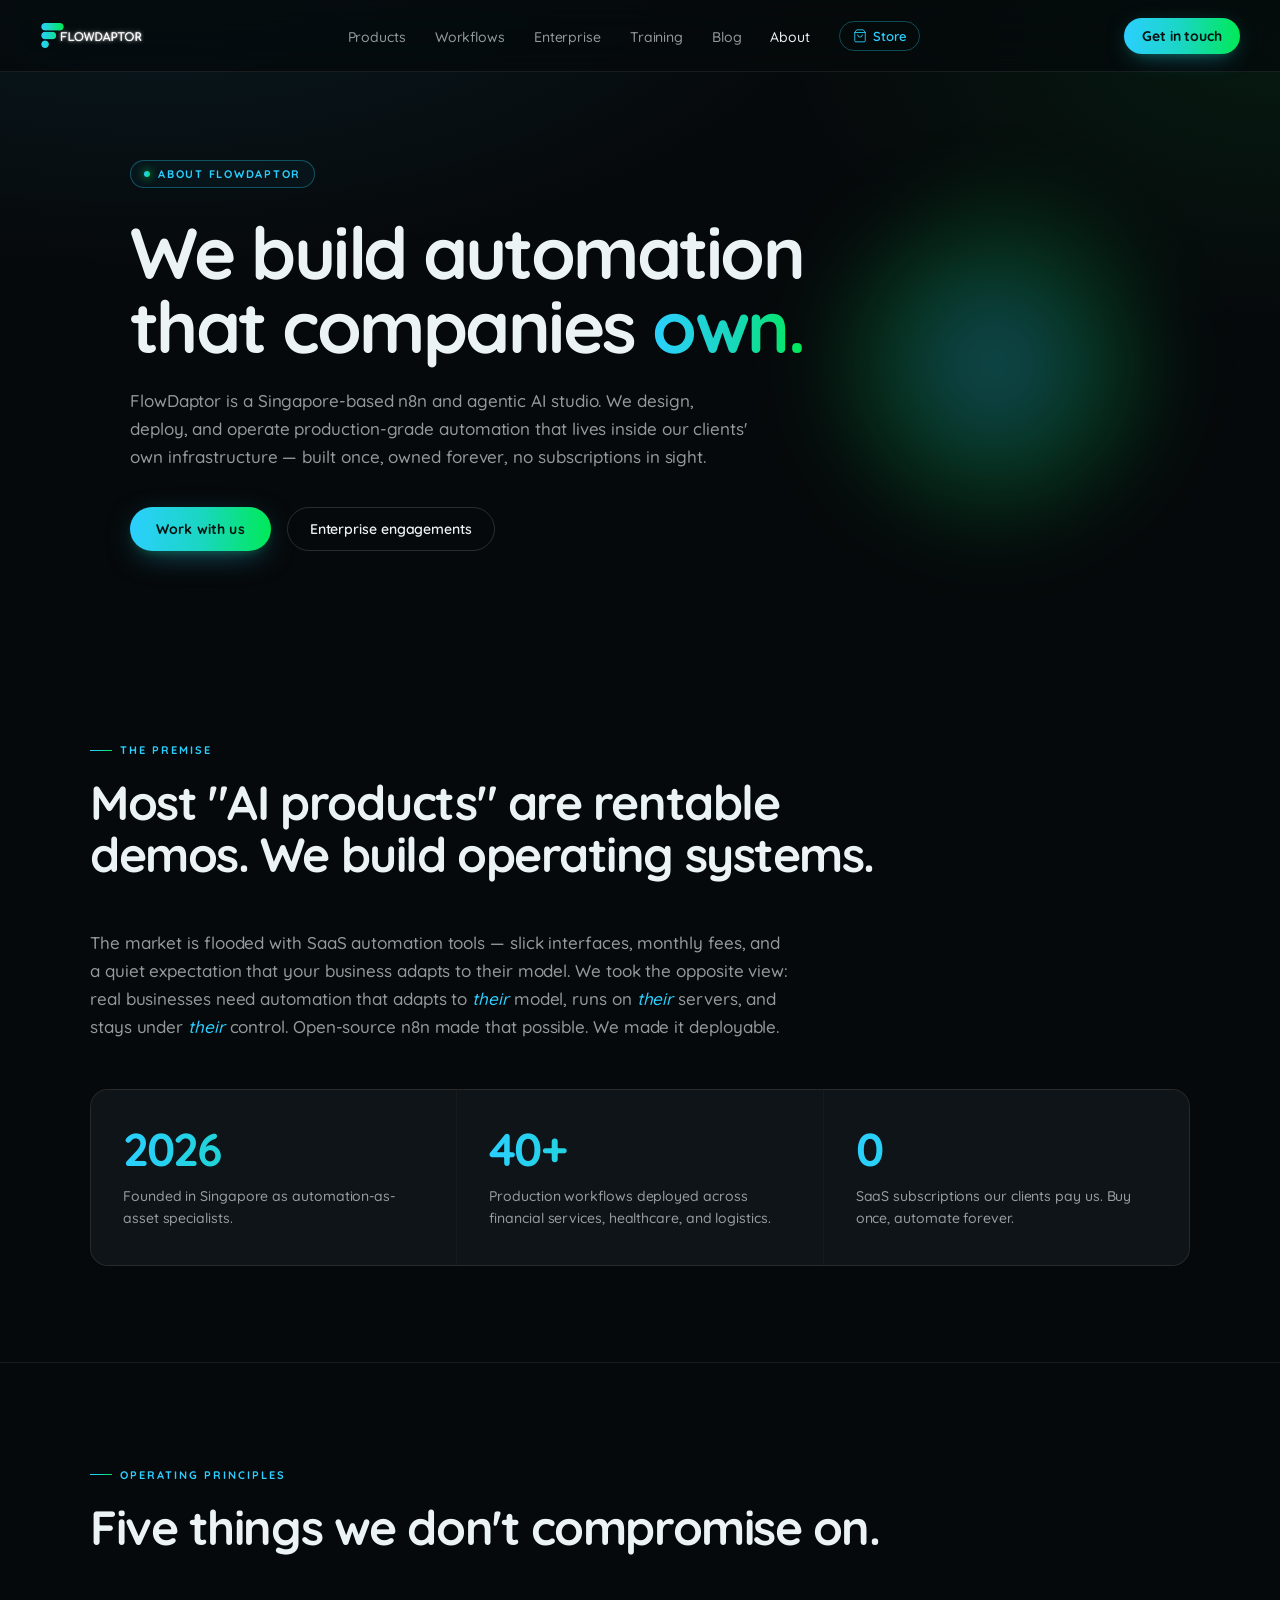
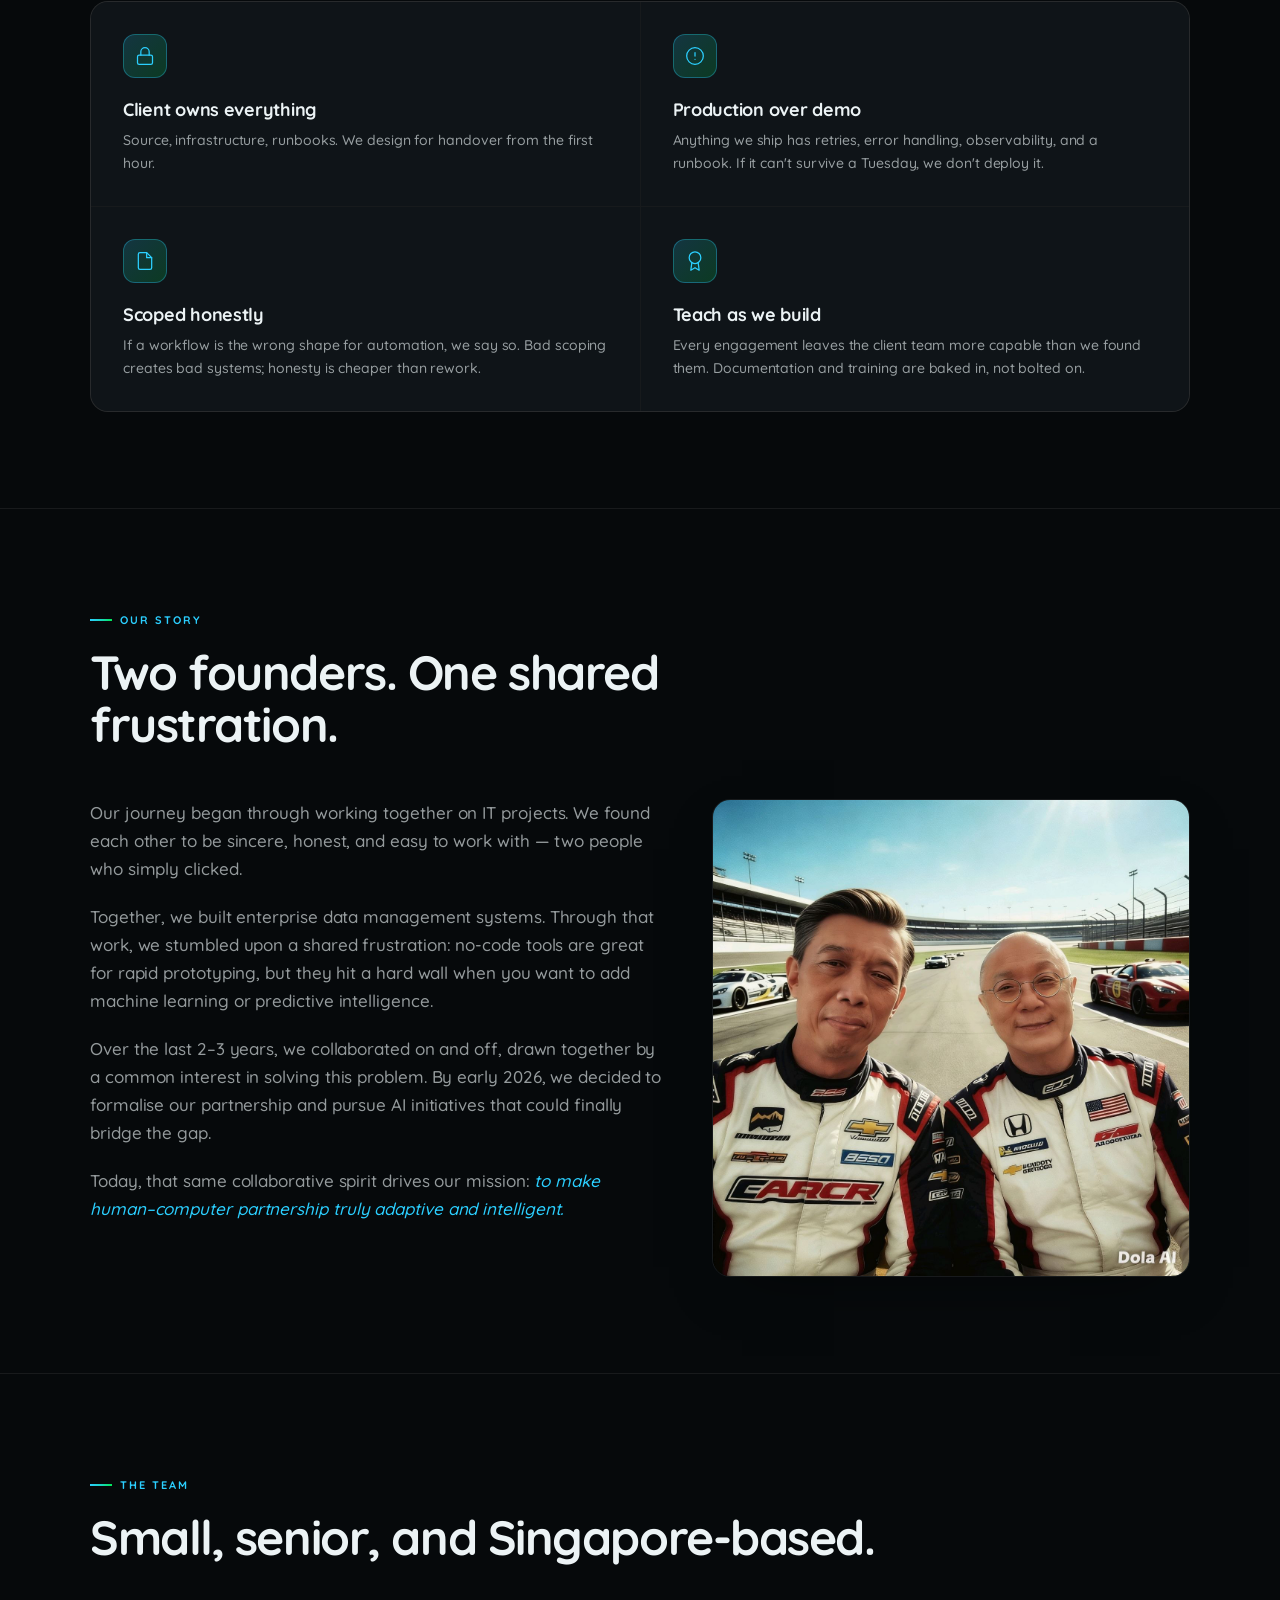
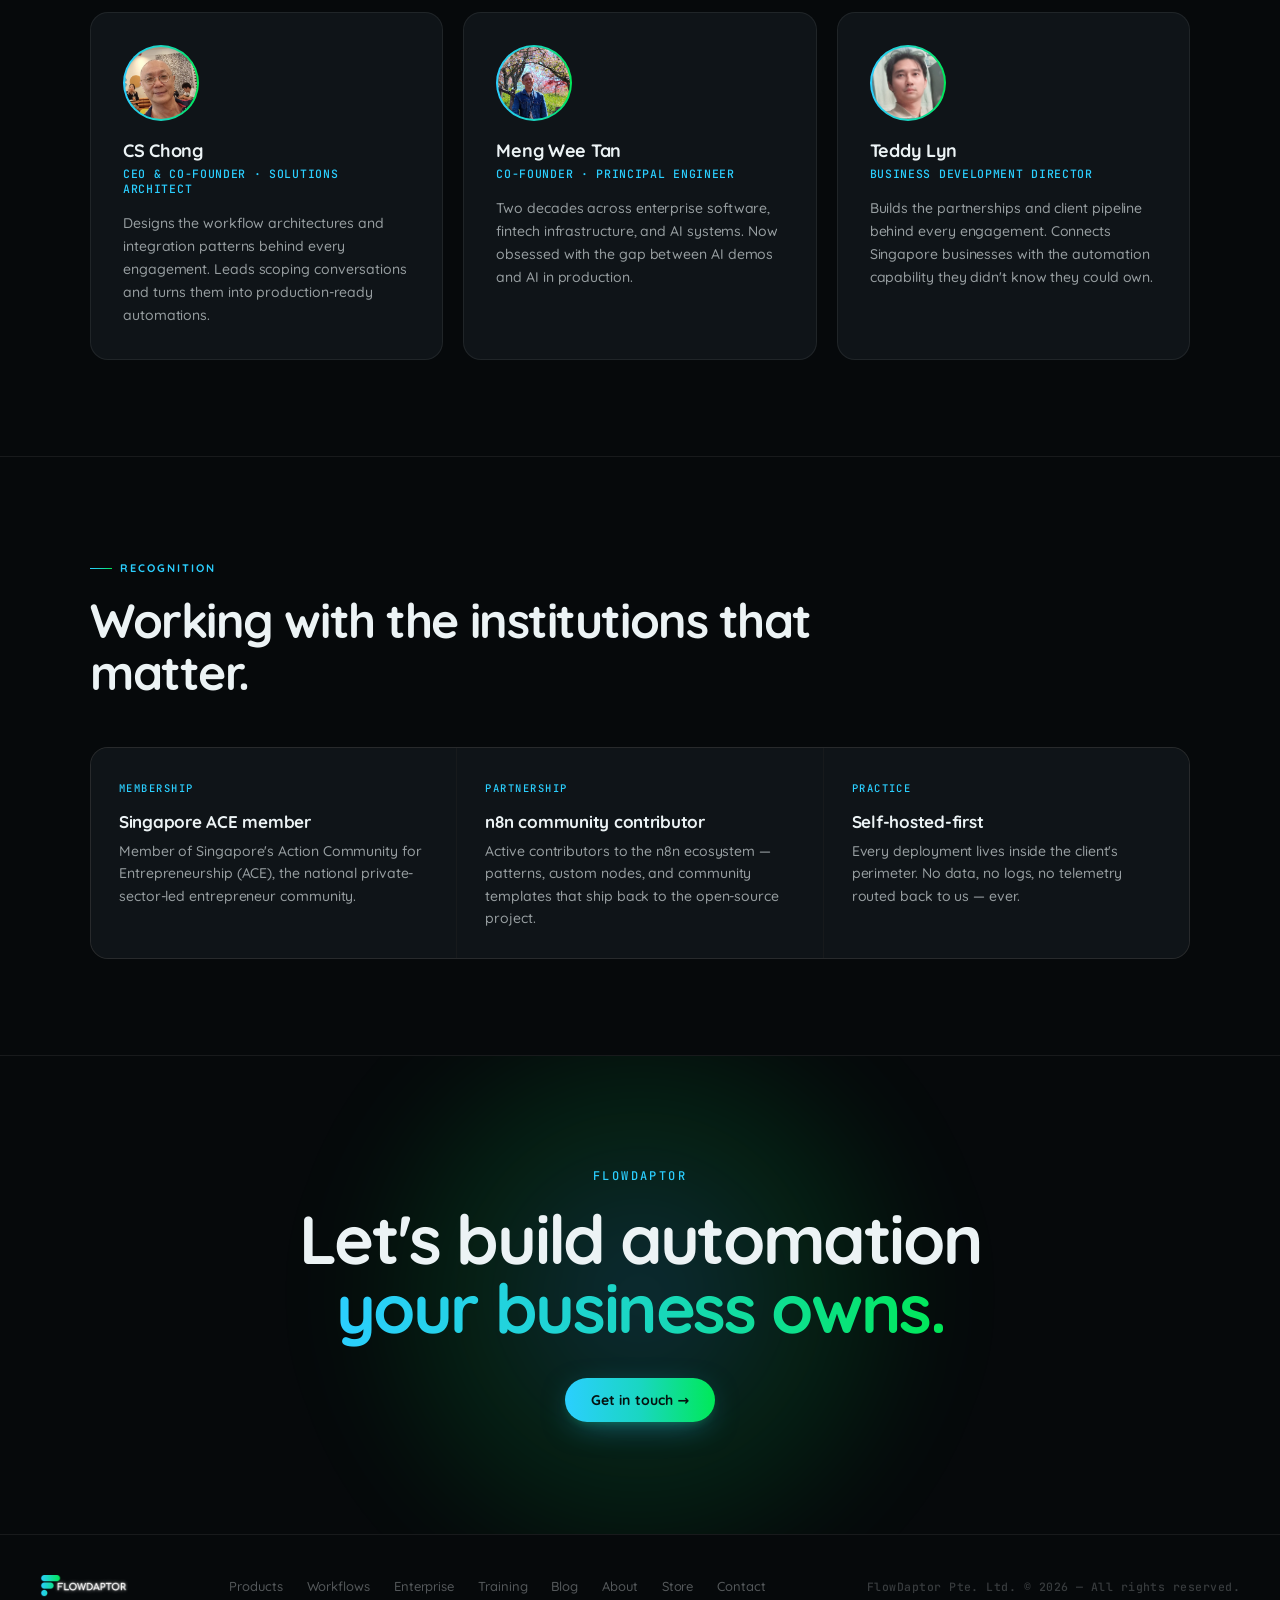
<file: about/index.html>
<!DOCTYPE html>
<html lang="en">
<head>
  <meta charset="UTF-8" />
  <meta name="viewport" content="width=device-width, initial-scale=1.0" />
  <title>About — FlowDaptor</title>
  <meta name="description" content="FlowDaptor is a Singapore-based n8n and agentic AI specialist. We deploy automation that businesses own, on their own infrastructure." />
  <link rel="stylesheet" href="../assets/site.css?v=1779383480" />
</head>
<body>

  <nav class="fd-nav">
    <a href="../index.html" class="fd-logo"><img src="../assets/flowdaptor-logo-small.png" alt="FlowDaptor" /></a>
    <ul class="fd-nav-links">
      <li><a href="../products/index.html">Products</a></li>
      <li><a href="../workflow/index.html">Workflows</a></li>
      <li><a href="../enterprise/index.html">Enterprise</a></li>
      <li><a href="../training/index.html">Training</a></li>
      <li><a href="../blog/index.html">Blog</a></li>
      <li><a href="../about/index.html" class="active">About</a></li>
      <li>
        <a href="../store/index.html" class="store-link">
          <svg xmlns="http://www.w3.org/2000/svg" viewBox="0 0 24 24" fill="none" stroke="currentColor" stroke-width="1.5" stroke-linecap="round" stroke-linejoin="round" style="width:14px;height:14px;"><path d="M6 2 3 6v14a2 2 0 0 0 2 2h14a2 2 0 0 0 2-2V6l-3-4z"/><line x1="3" y1="6" x2="21" y2="6"/><path d="M16 10a4 4 0 0 1-8 0"/></svg>
          Store
        </a>
      </li>
    </ul>
    <a class="fd-nav-cta" href="../contact/index.html">Get in touch</a>
  </nav>

  <section class="fd-hero">
    <div class="fd-hero-top single">
      <div>
        <div class="fd-tag">About FlowDaptor</div>
        <h1>We build automation<br>that companies <em>own.</em></h1>
        <p>FlowDaptor is a Singapore-based n8n and agentic AI studio. We design, deploy, and operate production-grade automation that lives inside our clients' own infrastructure — built once, owned forever, no subscriptions in sight.</p>
        <div class="fd-hero-btns">
          <a class="fd-btn-primary" href="../contact/index.html">Work with us</a>
          <a class="fd-btn-secondary" href="../enterprise/index.html">Enterprise engagements</a>
        </div>
      </div>
    </div>
  </section>

  <section class="fd-section">
    <div class="fd-section-inner">
      <div class="fd-section-label">The premise</div>
      <h2 class="fd-section-heading">Most "AI products" are rentable demos. We build operating systems.</h2>
      <p class="fd-section-lead">The market is flooded with SaaS automation tools — slick interfaces, monthly fees, and a quiet expectation that your business adapts to their model. We took the opposite view: real businesses need automation that adapts to <em>their</em> model, runs on <em>their</em> servers, and stays under <em>their</em> control. Open-source n8n made that possible. We made it deployable.</p>
      <div class="fd-stats">
        <div class="fd-stat">
          <div class="fd-stat-value">2026</div>
          <div class="fd-stat-label">Founded in Singapore as automation-as-asset specialists.</div>
        </div>
        <div class="fd-stat">
          <div class="fd-stat-value">40+</div>
          <div class="fd-stat-label">Production workflows deployed across financial services, healthcare, and logistics.</div>
        </div>
        <div class="fd-stat">
          <div class="fd-stat-value">0</div>
          <div class="fd-stat-label">SaaS subscriptions our clients pay us. Buy once, automate forever.</div>
        </div>
      </div>
    </div>
  </section>

  <section class="fd-section">
    <div class="fd-section-inner">
      <div class="fd-section-label">Operating principles</div>
      <h2 class="fd-section-heading">Five things we don't compromise on.</h2>
      <div class="fd-platform-grid">
        <div class="fd-platform-cell">
          <div class="fd-platform-cell-icon">
            <svg xmlns="http://www.w3.org/2000/svg" viewBox="0 0 24 24" fill="none" stroke-width="1.5" stroke-linecap="round" stroke-linejoin="round"><rect x="3" y="11" width="18" height="11" rx="2" ry="2"/><path d="M7 11V7a5 5 0 0 1 10 0v4"/></svg>
          </div>
          <h3>Client owns everything</h3>
          <p>Source, infrastructure, runbooks. We design for handover from the first hour.</p>
        </div>
        <div class="fd-platform-cell">
          <div class="fd-platform-cell-icon">
            <svg xmlns="http://www.w3.org/2000/svg" viewBox="0 0 24 24" fill="none" stroke-width="1.5" stroke-linecap="round" stroke-linejoin="round"><circle cx="12" cy="12" r="10"/><line x1="12" y1="8" x2="12" y2="12"/><line x1="12" y1="16" x2="12.01" y2="16"/></svg>
          </div>
          <h3>Production over demo</h3>
          <p>Anything we ship has retries, error handling, observability, and a runbook. If it can't survive a Tuesday, we don't deploy it.</p>
        </div>
        <div class="fd-platform-cell">
          <div class="fd-platform-cell-icon">
            <svg xmlns="http://www.w3.org/2000/svg" viewBox="0 0 24 24" fill="none" stroke-width="1.5" stroke-linecap="round" stroke-linejoin="round"><path d="M14 2H6a2 2 0 0 0-2 2v16a2 2 0 0 0 2 2h12a2 2 0 0 0 2-2V8z"/><polyline points="14 2 14 8 20 8"/></svg>
          </div>
          <h3>Scoped honestly</h3>
          <p>If a workflow is the wrong shape for automation, we say so. Bad scoping creates bad systems; honesty is cheaper than rework.</p>
        </div>
        <div class="fd-platform-cell">
          <div class="fd-platform-cell-icon">
            <svg xmlns="http://www.w3.org/2000/svg" viewBox="0 0 24 24" fill="none" stroke-width="1.5" stroke-linecap="round" stroke-linejoin="round"><circle cx="12" cy="8" r="7"/><polyline points="8.21 13.89 7 23 12 20 17 23 15.79 13.88"/></svg>
          </div>
          <h3>Teach as we build</h3>
          <p>Every engagement leaves the client team more capable than we found them. Documentation and training are baked in, not bolted on.</p>
        </div>
      </div>
    </div>
  </section>

  <section class="fd-section">
    <div class="fd-section-inner">
      <div class="fd-section-label">Our story</div>
      <h2 class="fd-section-heading">Two founders. One shared frustration.</h2>
      <div class="fd-story-grid">
        <div>
          <p class="fd-section-lead">Our journey began through working together on IT projects. We found each other to be sincere, honest, and easy to work with — two people who simply clicked.</p>
          <p class="fd-section-lead">Together, we built enterprise data management systems. Through that work, we stumbled upon a shared frustration: no-code tools are great for rapid prototyping, but they hit a hard wall when you want to add machine learning or predictive intelligence.</p>
          <p class="fd-section-lead">Over the last 2–3 years, we collaborated on and off, drawn together by a common interest in solving this problem. By early 2026, we decided to formalise our partnership and pursue AI initiatives that could finally bridge the gap.</p>
          <p class="fd-section-lead">Today, that same collaborative spirit drives our mission: <em style="color:var(--acc);font-style:italic;">to make human–computer partnership truly adaptive and intelligent.</em></p>
        </div>
        <img src="../assets/founders-F1.jpg" alt="FlowDaptor founders" style="width:100%;height:auto;border-radius:12px;display:block;" />
      </div>
    </div>
  </section>

  <section class="fd-section">
    <div class="fd-section-inner">
      <div class="fd-section-label">The team</div>
      <h2 class="fd-section-heading">Small, senior, and Singapore-based.</h2>
      <div class="fd-team">
        <div class="fd-team-card">
          <div class="fd-team-avatar"><img src="../assets/CS.jpeg" alt="CS Chong" style="object-position: center 50%;" /></div>
          <h3>CS Chong</h3>
          <div class="fd-team-role">CEO &amp; Co-Founder · Solutions Architect</div>
          <p>Designs the workflow architectures and integration patterns behind every engagement. Leads scoping conversations and turns them into production-ready automations.</p>
        </div>
        <div class="fd-team-card">
          <div class="fd-team-avatar"><img src="../assets/MW.jpeg" alt="Meng Wee Tan" style="object-position: center 50%;" /></div>
          <h3>Meng Wee Tan</h3>
          <div class="fd-team-role">Co-Founder · Principal Engineer</div>
          <p>Two decades across enterprise software, fintech infrastructure, and AI systems. Now obsessed with the gap between AI demos and AI in production.</p>
        </div>
        <div class="fd-team-card">
          <div class="fd-team-avatar"><img src="../assets/teddy.jpeg" alt="Teddy Lyn" style="object-position: center 30%;" /></div>
          <h3>Teddy Lyn</h3>
          <div class="fd-team-role">Business Development Director</div>
          <p>Builds the partnerships and client pipeline behind every engagement. Connects Singapore businesses with the automation capability they didn't know they could own.</p>
        </div>
      </div>
    </div>
  </section>

  <section class="fd-section">
    <div class="fd-section-inner">
      <div class="fd-section-label">Recognition</div>
      <h2 class="fd-section-heading">Working with the institutions that matter.</h2>
      <div class="fd-usecases">
        <div class="fd-usecase">
          <div class="fd-usecase-tag">Membership</div>
          <h3>Singapore ACE member</h3>
          <p>Member of Singapore's Action Community for Entrepreneurship (ACE), the national private-sector-led entrepreneur community.</p>
        </div>
        <div class="fd-usecase">
          <div class="fd-usecase-tag">Partnership</div>
          <h3>n8n community contributor</h3>
          <p>Active contributors to the n8n ecosystem — patterns, custom nodes, and community templates that ship back to the open-source project.</p>
        </div>
        <div class="fd-usecase">
          <div class="fd-usecase-tag">Practice</div>
          <h3>Self-hosted-first</h3>
          <p>Every deployment lives inside the client's perimeter. No data, no logs, no telemetry routed back to us — ever.</p>
        </div>
      </div>
    </div>
  </section>

  <section class="fd-cta">
    <div class="fd-cta-inner">
      <div class="fd-cta-sub">FlowDaptor</div>
      <h2>Let's build automation<br><em>your business owns.</em></h2>
      <a class="fd-btn-primary" href="../contact/index.html">Get in touch →</a>
    </div>
  </section>

  <footer class="fd-footer">
    <div class="fd-footer-logo"><img src="../assets/flowdaptor-logo-small.png" alt="FlowDaptor" /></div>
    <div class="fd-footer-links">
      <a href="../products/index.html">Products</a>
      <a href="../workflow/index.html">Workflows</a>
      <a href="../enterprise/index.html">Enterprise</a>
      <a href="../training/index.html">Training</a>
      <a href="../blog/index.html">Blog</a>
      <a href="../about/index.html">About</a>
      <a href="../store/index.html">Store</a>
      <a href="../contact/index.html">Contact</a>
    </div>
    <div class="fd-footer-copy">FlowDaptor Pte. Ltd. © 2026 — All rights reserved.</div>
  </footer>

</body>
</html>
</file>
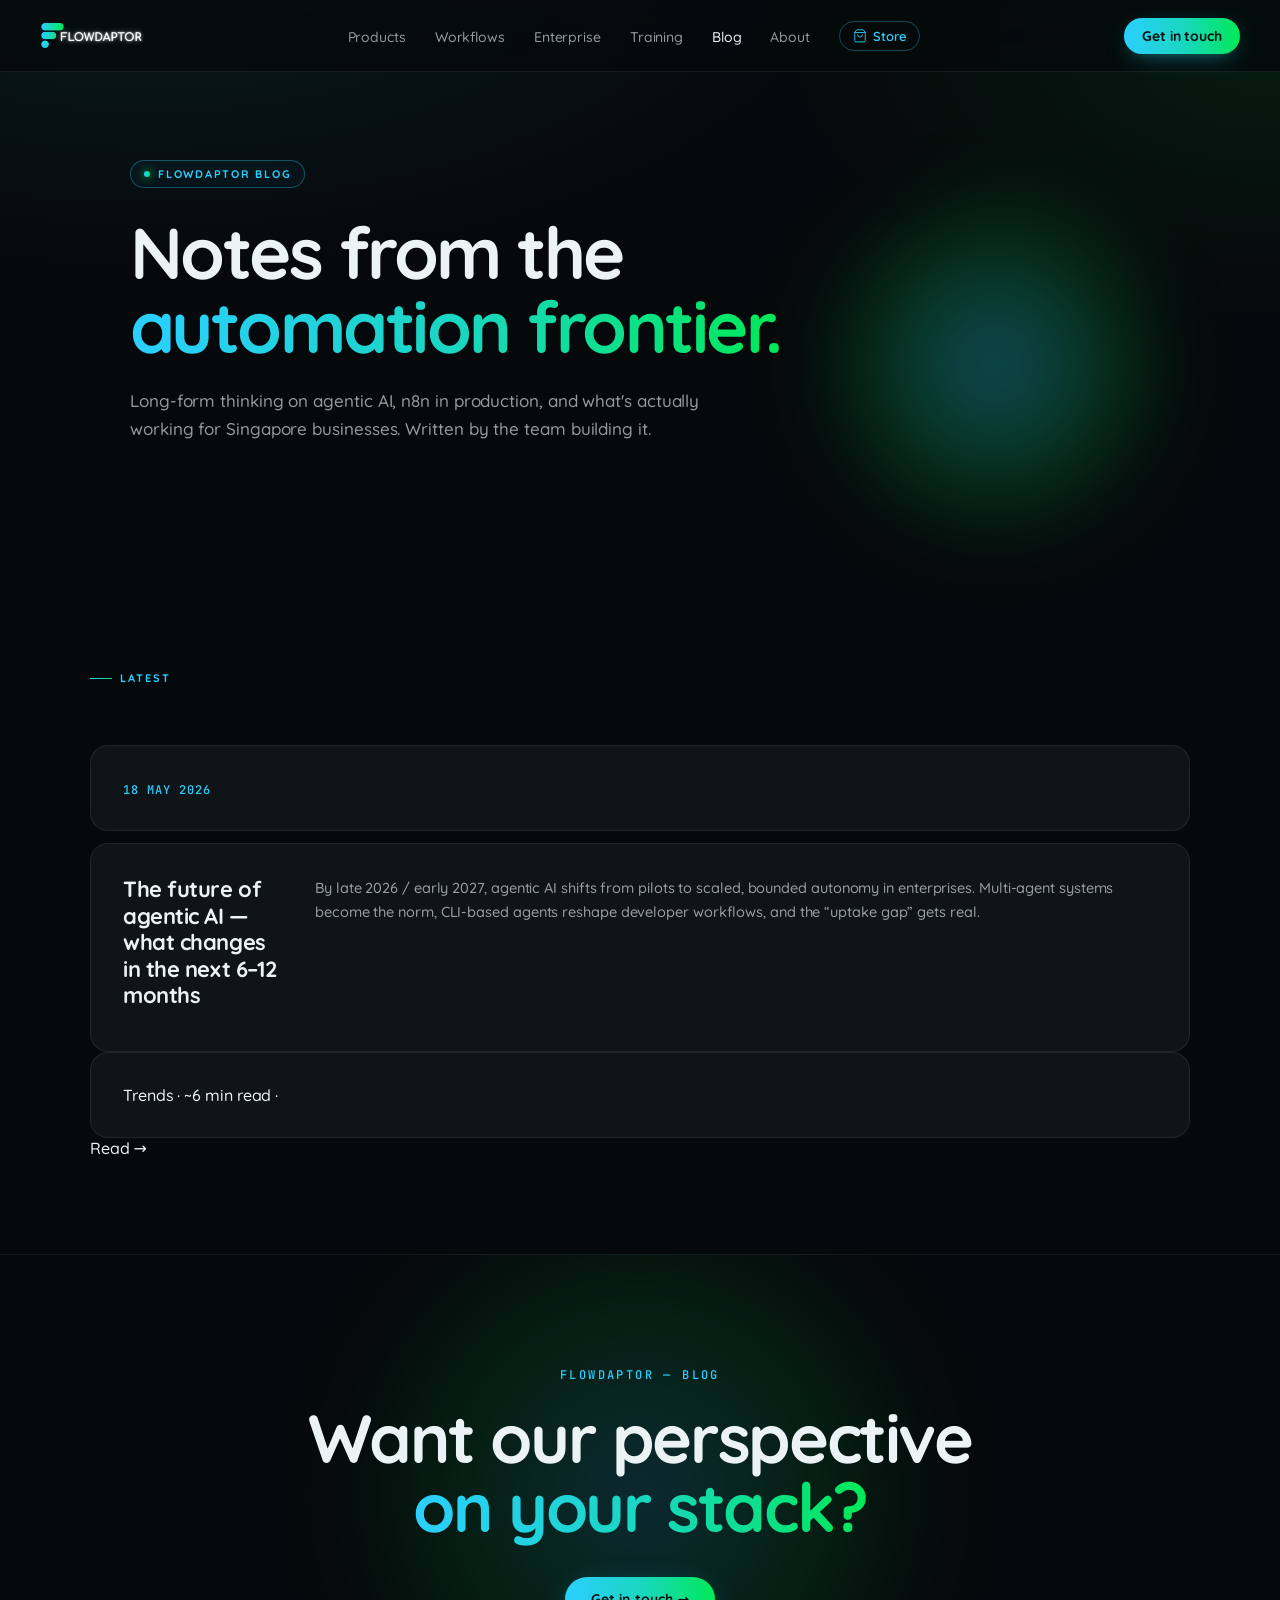
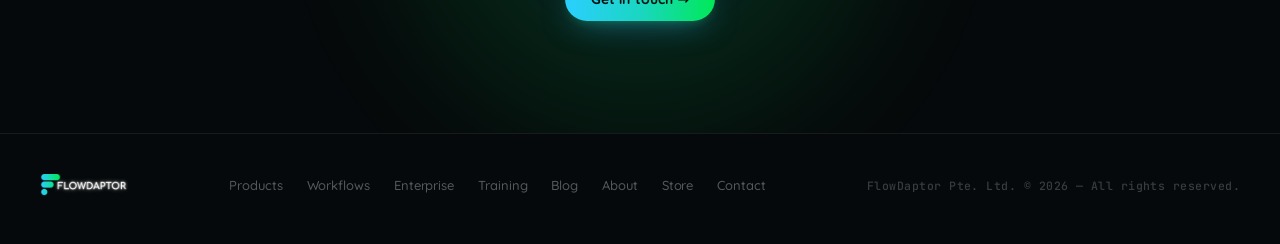
<file: blog/index.html>
<!DOCTYPE html>
<html lang="en">
<head>
  <meta charset="UTF-8" />
  <meta name="viewport" content="width=device-width, initial-scale=1.0" />
  <title>Blog — FlowDaptor</title>
  <meta name="description" content="Notes from FlowDaptor on agentic AI, n8n in production, and the future of automation for Singapore businesses." />
  <link rel="stylesheet" href="../assets/site.css?v=1779383480" />
</head>
<body>

  <nav class="fd-nav">
    <a href="../index.html" class="fd-logo"><img src="../assets/flowdaptor-logo-small.png" alt="FlowDaptor" /></a>
    <ul class="fd-nav-links">
      <li><a href="../products/index.html">Products</a></li>
      <li><a href="../workflow/index.html">Workflows</a></li>
      <li><a href="../enterprise/index.html">Enterprise</a></li>
      <li><a href="../training/index.html">Training</a></li>
      <li><a href="../blog/index.html" class="active">Blog</a></li>
      <li><a href="../about/index.html">About</a></li>
      <li>
        <a href="../store/index.html" class="store-link">
          <svg xmlns="http://www.w3.org/2000/svg" viewBox="0 0 24 24" fill="none" stroke="currentColor" stroke-width="1.5" stroke-linecap="round" stroke-linejoin="round" style="width:14px;height:14px;"><path d="M6 2 3 6v14a2 2 0 0 0 2 2h14a2 2 0 0 0 2-2V6l-3-4z"/><line x1="3" y1="6" x2="21" y2="6"/><path d="M16 10a4 4 0 0 1-8 0"/></svg>
          Store
        </a>
      </li>
    </ul>
    <a class="fd-nav-cta" href="../contact/index.html">Get in touch</a>
  </nav>

  <section class="fd-hero">
    <div class="fd-hero-top single">
      <div>
        <div class="fd-tag">FlowDaptor Blog</div>
        <h1>Notes from the<br><em>automation frontier.</em></h1>
        <p>Long-form thinking on agentic AI, n8n in production, and what's actually working for Singapore businesses. Written by the team building it.</p>
      </div>
    </div>
  </section>

  <section class="fd-section">
    <div class="fd-section-inner">
      <div class="fd-section-label">Latest</div>
      <div class="fd-blog-list">
        <a class="fd-blog-card" href="the-future-of-agentic-ai/index.html">
          <div class="fd-blog-date">18 May 2026</div>
          <div>
            <h3>The future of agentic AI — what changes in the next 6–12 months</h3>
            <p>By late 2026 / early 2027, agentic AI shifts from pilots to scaled, bounded autonomy in enterprises. Multi-agent systems become the norm, CLI-based agents reshape developer workflows, and the &ldquo;uptake gap&rdquo; gets real.</p>
            <div class="fd-blog-meta">Trends · ~6 min read · <a href="the-future-of-agentic-ai/index.html">Read →</a></div>
          </div>
        </a>
      </div>
    </div>
  </section>

  <section class="fd-cta">
    <div class="fd-cta-inner">
      <div class="fd-cta-sub">FlowDaptor — Blog</div>
      <h2>Want our perspective<br><em>on your stack?</em></h2>
      <a class="fd-btn-primary" href="../contact/index.html">Get in touch →</a>
    </div>
  </section>

  <footer class="fd-footer">
    <div class="fd-footer-logo"><img src="../assets/flowdaptor-logo-small.png" alt="FlowDaptor" /></div>
    <div class="fd-footer-links">
      <a href="../products/index.html">Products</a>
      <a href="../workflow/index.html">Workflows</a>
      <a href="../enterprise/index.html">Enterprise</a>
      <a href="../training/index.html">Training</a>
      <a href="../blog/index.html">Blog</a>
      <a href="../about/index.html">About</a>
      <a href="../store/index.html">Store</a>
      <a href="../contact/index.html">Contact</a>
    </div>
    <div class="fd-footer-copy">FlowDaptor Pte. Ltd. © 2026 — All rights reserved.</div>
  </footer>

</body>
</html>
</file>
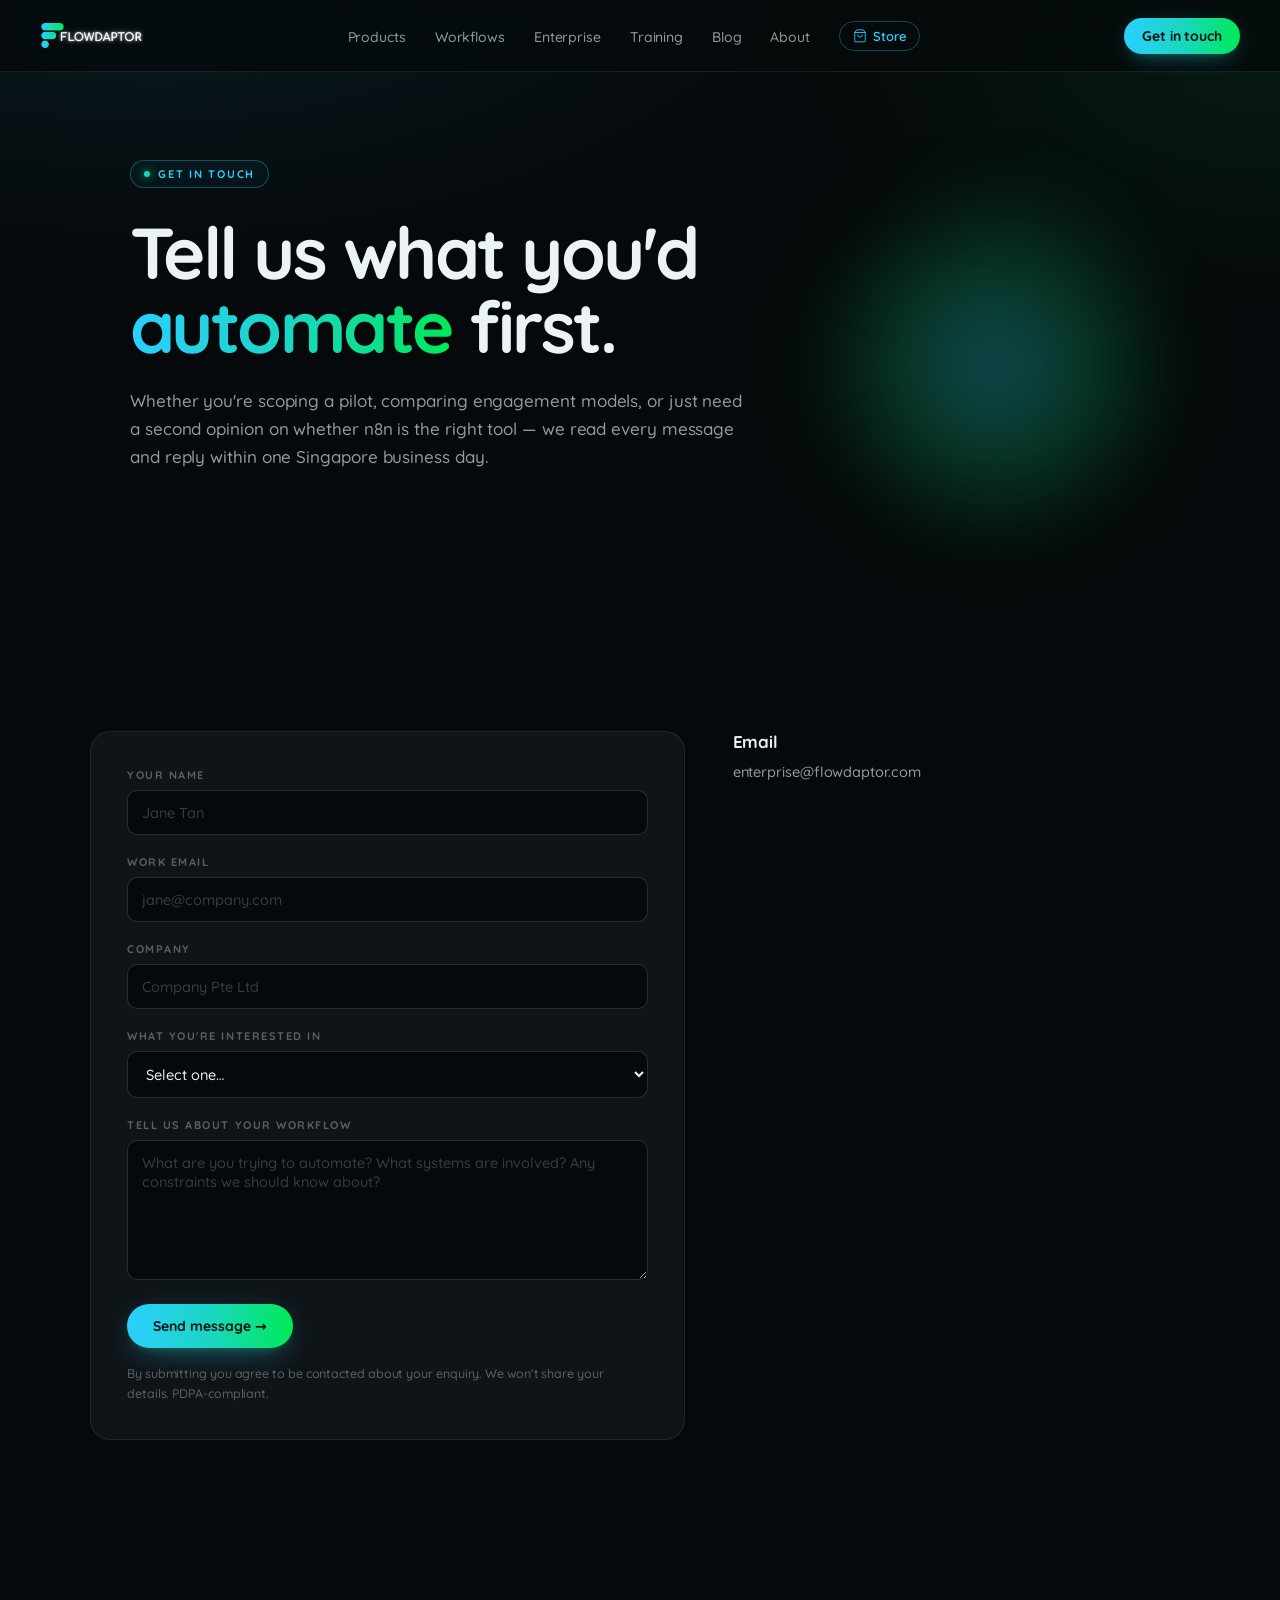
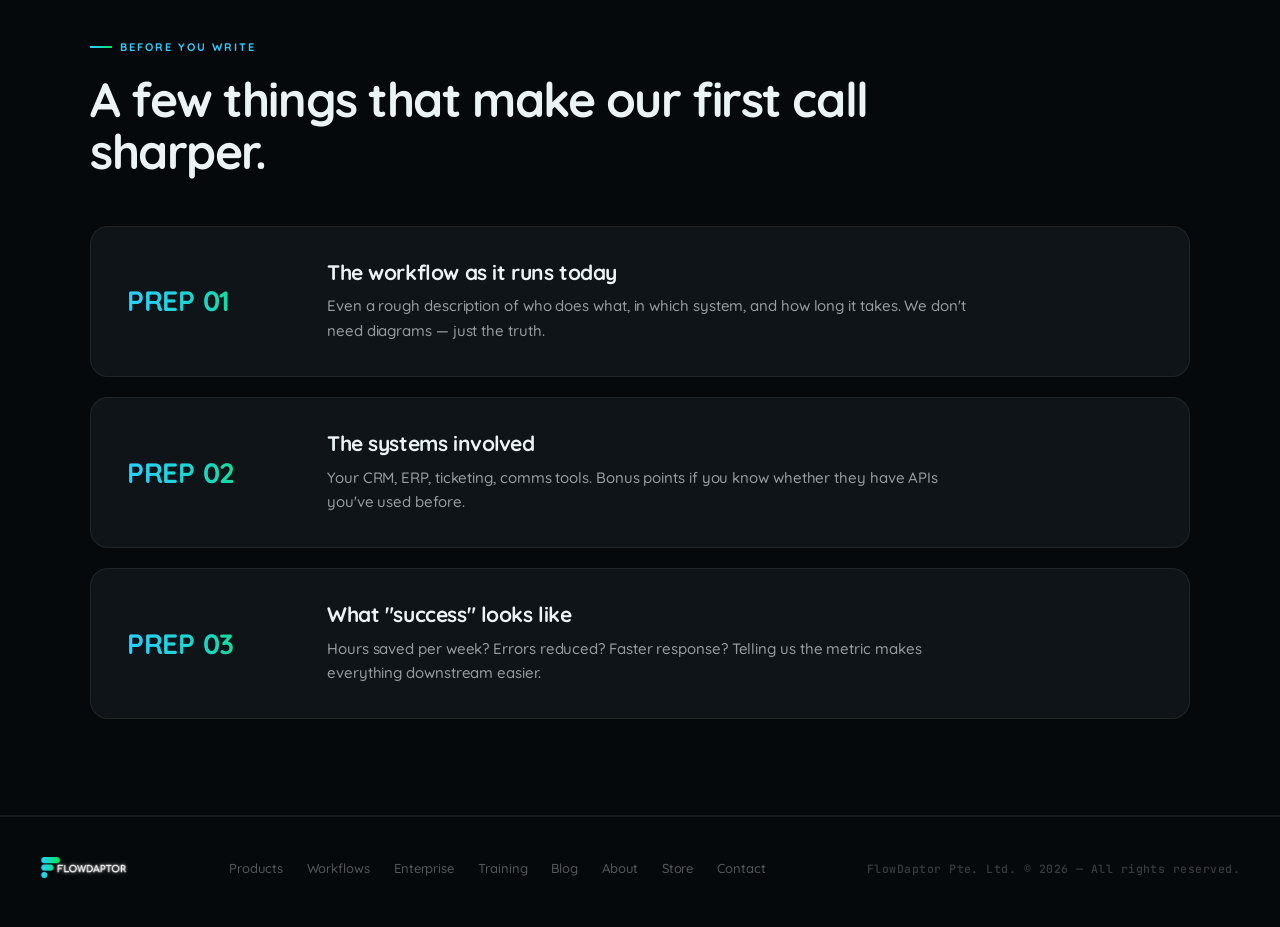
<file: contact/index.html>
<!DOCTYPE html>
<html lang="en">
<head>
  <meta charset="UTF-8" />
  <meta name="viewport" content="width=device-width, initial-scale=1.0" />
  <title>Contact — FlowDaptor</title>
  <meta name="description" content="Talk to FlowDaptor about deploying n8n automation on your own infrastructure. Singapore-based, replies within one business day." />
  <link rel="stylesheet" href="../assets/site.css?v=1779383480" />
</head>
<body>

  <nav class="fd-nav">
    <a href="../index.html" class="fd-logo"><img src="../assets/flowdaptor-logo-small.png" alt="FlowDaptor" /></a>
    <ul class="fd-nav-links">
      <li><a href="../products/index.html">Products</a></li>
      <li><a href="../workflow/index.html">Workflows</a></li>
      <li><a href="../enterprise/index.html">Enterprise</a></li>
      <li><a href="../training/index.html">Training</a></li>
      <li><a href="../blog/index.html">Blog</a></li>
      <li><a href="../about/index.html">About</a></li>
      <li>
        <a href="../store/index.html" class="store-link">
          <svg xmlns="http://www.w3.org/2000/svg" viewBox="0 0 24 24" fill="none" stroke="currentColor" stroke-width="1.5" stroke-linecap="round" stroke-linejoin="round" style="width:14px;height:14px;"><path d="M6 2 3 6v14a2 2 0 0 0 2 2h14a2 2 0 0 0 2-2V6l-3-4z"/><line x1="3" y1="6" x2="21" y2="6"/><path d="M16 10a4 4 0 0 1-8 0"/></svg>
          Store
        </a>
      </li>
    </ul>
    <a class="fd-nav-cta active" href="../contact/index.html">Get in touch</a>
  </nav>

  <section class="fd-hero">
    <div class="fd-hero-top single">
      <div>
        <div class="fd-tag">Get in Touch</div>
        <h1>Tell us what you'd<br><em>automate</em> first.</h1>
        <p>Whether you're scoping a pilot, comparing engagement models, or just need a second opinion on whether n8n is the right tool — we read every message and reply within one Singapore business day.</p>
      </div>
    </div>
  </section>

  <section class="fd-section no-border">
    <div class="fd-section-inner">
      <div class="fd-contact-grid">
        <form class="fd-form" action="https://formspree.io/f/your-id" method="POST">
          <div class="fd-field">
            <label for="name">Your name</label>
            <input id="name" name="name" type="text" required autocomplete="name" placeholder="Jane Tan" />
          </div>
          <div class="fd-field">
            <label for="email">Work email</label>
            <input id="email" name="email" type="email" required autocomplete="email" placeholder="jane@company.com" />
          </div>
          <div class="fd-field">
            <label for="company">Company</label>
            <input id="company" name="company" type="text" autocomplete="organization" placeholder="Company Pte Ltd" />
          </div>
          <div class="fd-field">
            <label for="interest">What you're interested in</label>
            <select id="interest" name="interest" required>
              <option value="">Select one…</option>
              <option value="workflow">A specific workflow from the library</option>
              <option value="custom">A custom build</option>
              <option value="enterprise">Enterprise / embedded engagement</option>
              <option value="training">Training (public or in-house)</option>
              <option value="other">Something else</option>
            </select>
          </div>
          <div class="fd-field">
            <label for="message">Tell us about your workflow</label>
            <textarea id="message" name="message" required placeholder="What are you trying to automate? What systems are involved? Any constraints we should know about?"></textarea>
          </div>
          <button type="submit">Send message →</button>
          <div class="fd-form-note">By submitting you agree to be contacted about your enquiry. We won't share your details. PDPA-compliant.</div>
        </form>

        <aside class="fd-contact-side">
          <div class="fd-contact-block">
            <h3>Email</h3>
            <p><a href="mailto:enterprise@flowdaptor.com">enterprise@flowdaptor.com</a></p>
          </div>
        </aside>
      </div>
    </div>
  </section>

  <section class="fd-section">
    <div class="fd-section-inner">
      <div class="fd-section-label">Before you write</div>
      <h2 class="fd-section-heading">A few things that make our first call sharper.</h2>
      <div class="fd-steps">
        <div class="fd-step">
          <div class="fd-step-num">PREP 01</div>
          <div class="fd-step-body">
            <h3>The workflow as it runs today</h3>
            <p>Even a rough description of who does what, in which system, and how long it takes. We don't need diagrams — just the truth.</p>
          </div>
        </div>
        <div class="fd-step">
          <div class="fd-step-num">PREP 02</div>
          <div class="fd-step-body">
            <h3>The systems involved</h3>
            <p>Your CRM, ERP, ticketing, comms tools. Bonus points if you know whether they have APIs you've used before.</p>
          </div>
        </div>
        <div class="fd-step">
          <div class="fd-step-num">PREP 03</div>
          <div class="fd-step-body">
            <h3>What "success" looks like</h3>
            <p>Hours saved per week? Errors reduced? Faster response? Telling us the metric makes everything downstream easier.</p>
          </div>
        </div>
      </div>
    </div>
  </section>

  <footer class="fd-footer">
    <div class="fd-footer-logo"><img src="../assets/flowdaptor-logo-small.png" alt="FlowDaptor" /></div>
    <div class="fd-footer-links">
      <a href="../products/index.html">Products</a>
      <a href="../workflow/index.html">Workflows</a>
      <a href="../enterprise/index.html">Enterprise</a>
      <a href="../training/index.html">Training</a>
      <a href="../blog/index.html">Blog</a>
      <a href="../about/index.html">About</a>
      <a href="../store/index.html">Store</a>
      <a href="../contact/index.html">Contact</a>
    </div>
    <div class="fd-footer-copy">FlowDaptor Pte. Ltd. © 2026 — All rights reserved.</div>
  </footer>

</body>
</html>
</file>
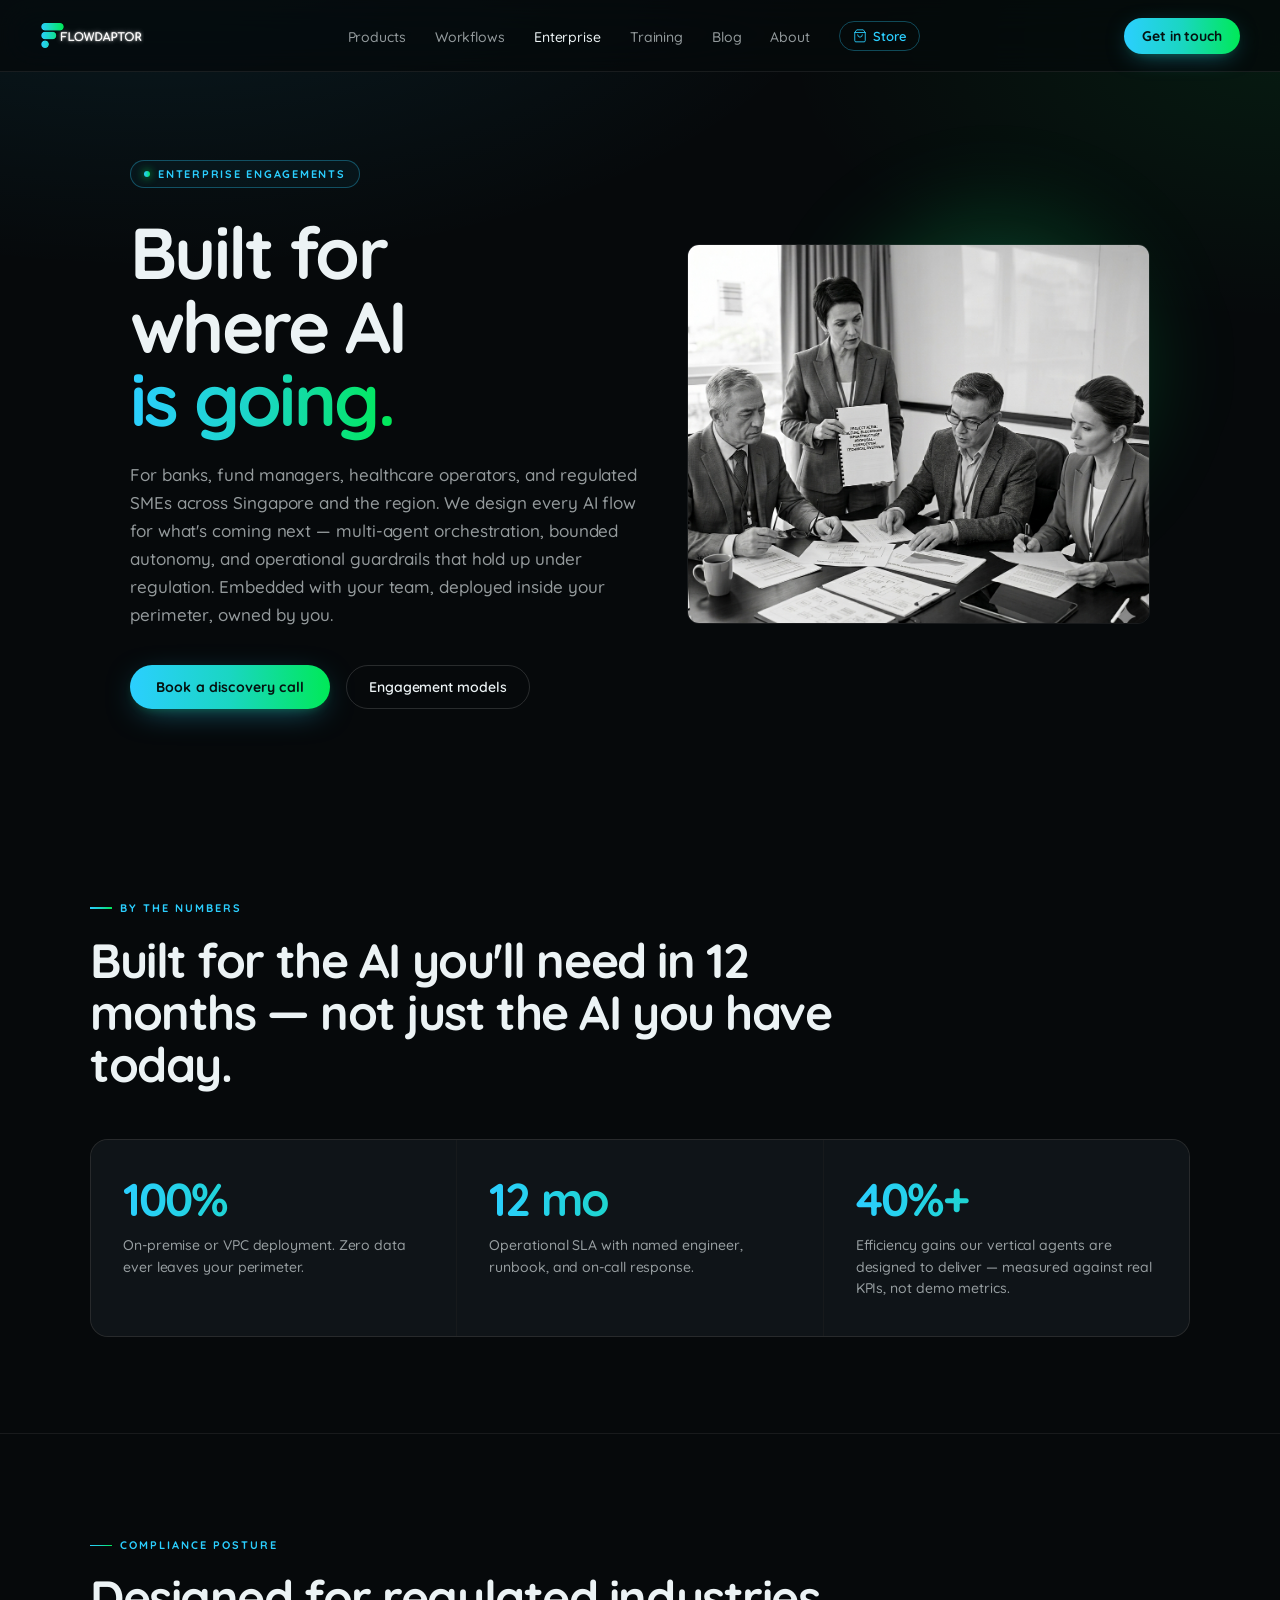
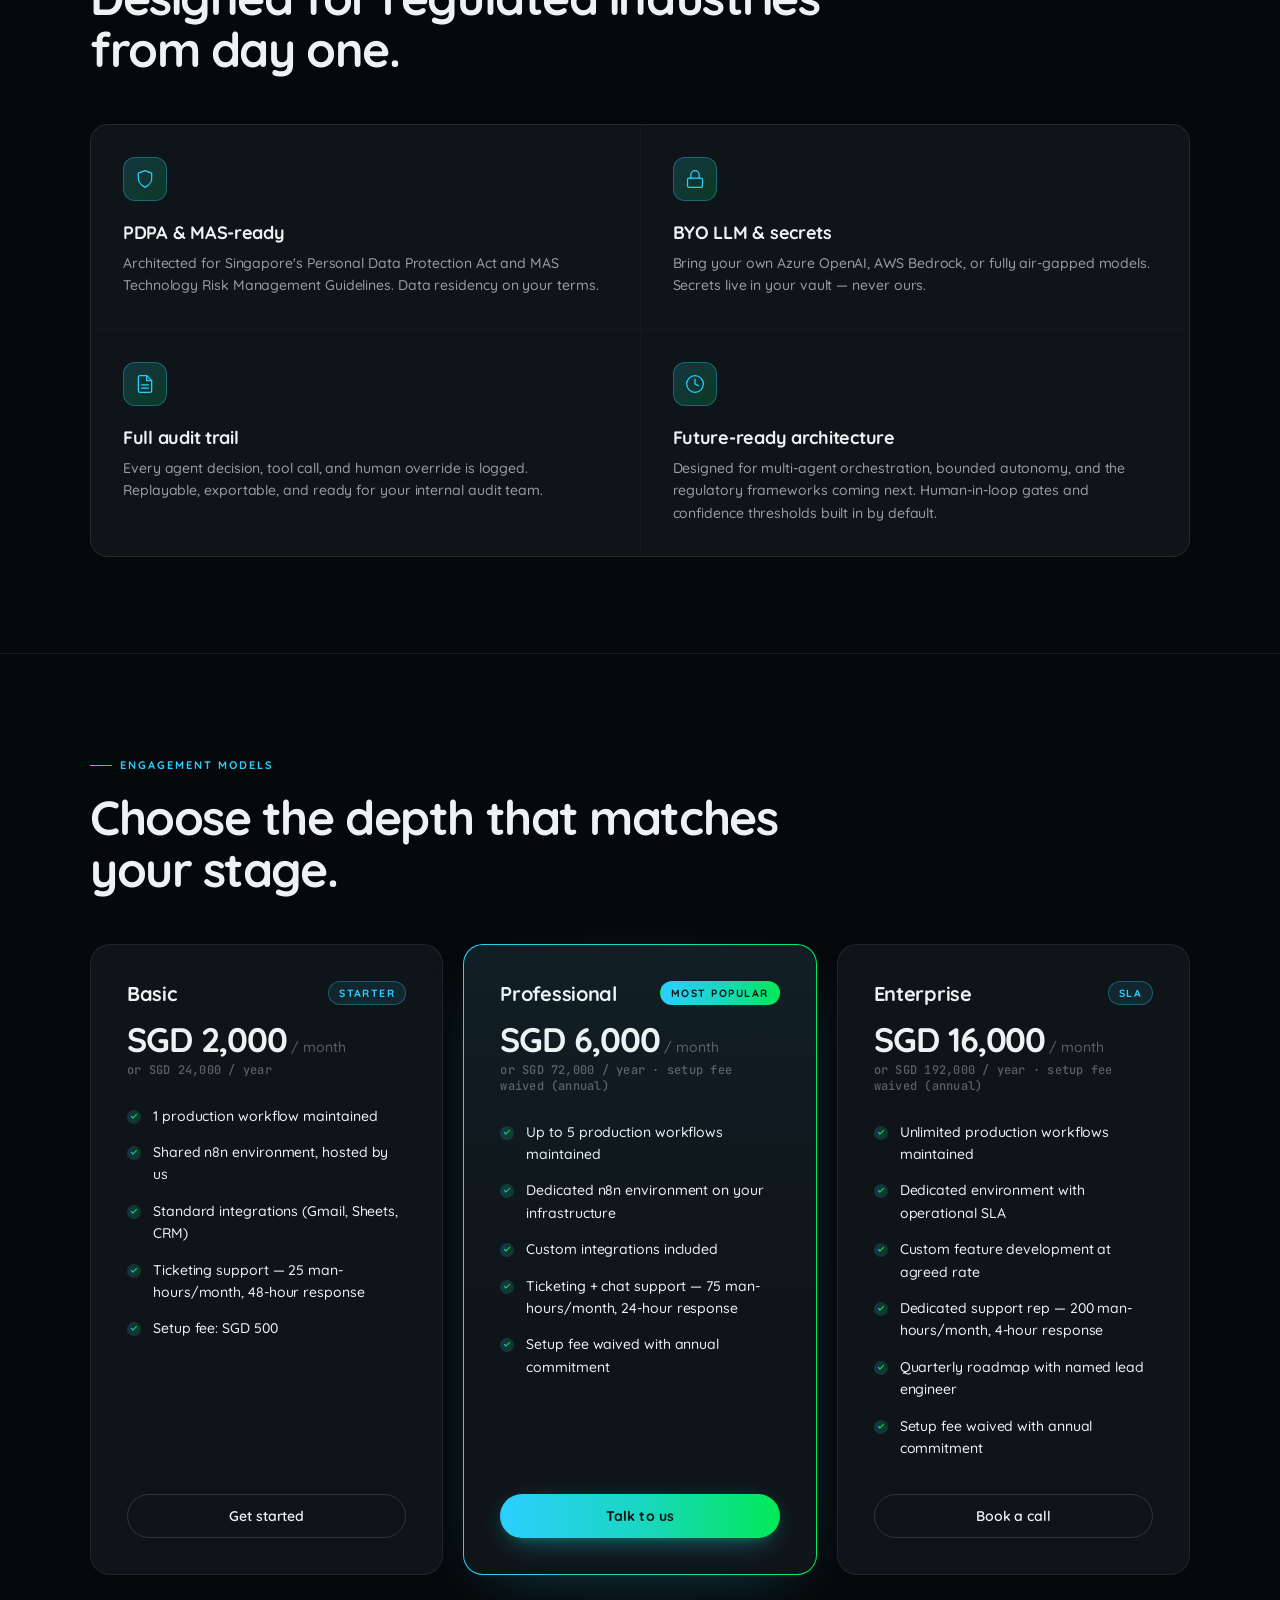
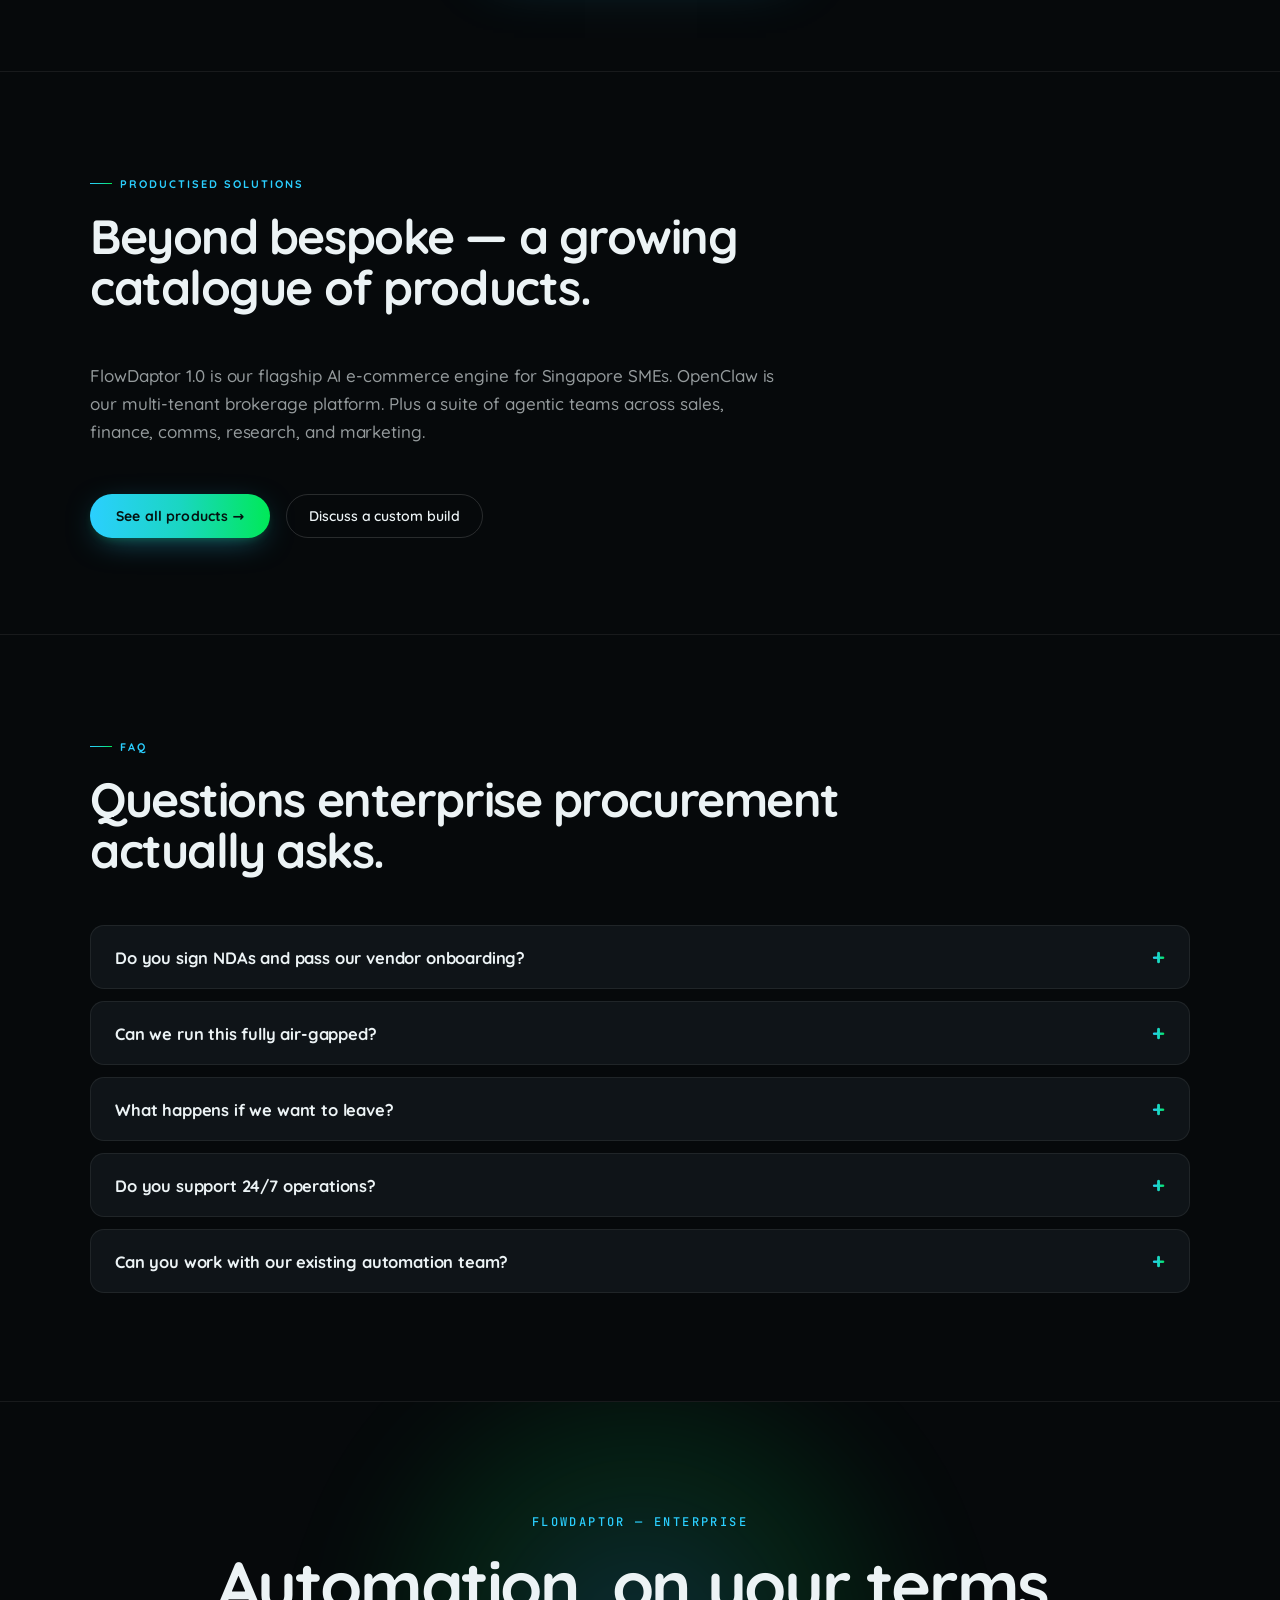
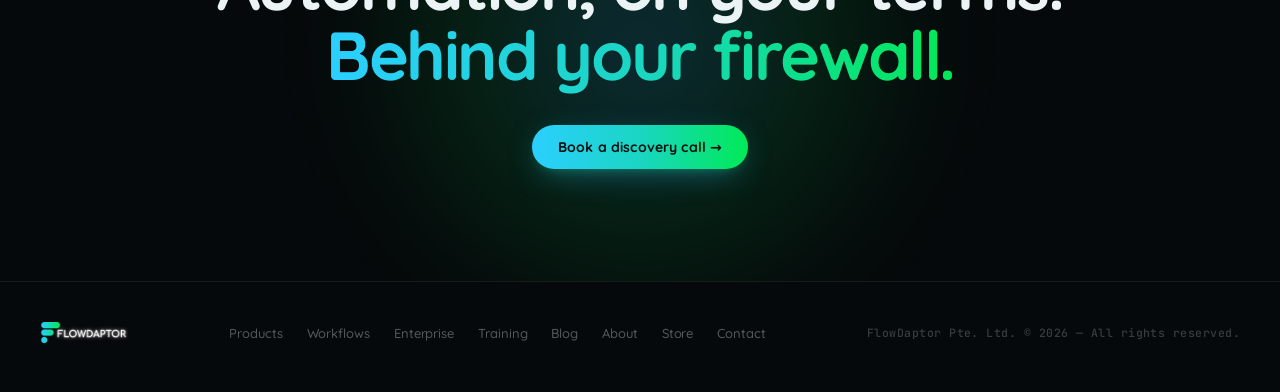
<file: enterprise/index.html>
<!DOCTYPE html>
<html lang="en">
<head>
  <meta charset="UTF-8" />
  <meta name="viewport" content="width=device-width, initial-scale=1.0" />
  <title>Enterprise — FlowDaptor</title>
  <meta name="description" content="Enterprise-grade n8n deployments for regulated industries. Self-hosted, PDPA-compliant, with embedded delivery teams and 12-month operational SLAs." />
  <link rel="stylesheet" href="../assets/site.css?v=1779383480" />
</head>
<body>

  <nav class="fd-nav">
    <a href="../index.html" class="fd-logo"><img src="../assets/flowdaptor-logo-small.png" alt="FlowDaptor" /></a>
    <ul class="fd-nav-links">
      <li><a href="../products/index.html">Products</a></li>
      <li><a href="../workflow/index.html">Workflows</a></li>
      <li><a href="../enterprise/index.html" class="active">Enterprise</a></li>
      <li><a href="../training/index.html">Training</a></li>
      <li><a href="../blog/index.html">Blog</a></li>
      <li><a href="../about/index.html">About</a></li>
      <li>
        <a href="../store/index.html" class="store-link">
          <svg xmlns="http://www.w3.org/2000/svg" viewBox="0 0 24 24" fill="none" stroke="currentColor" stroke-width="1.5" stroke-linecap="round" stroke-linejoin="round" style="width:14px;height:14px;"><path d="M6 2 3 6v14a2 2 0 0 0 2 2h14a2 2 0 0 0 2-2V6l-3-4z"/><line x1="3" y1="6" x2="21" y2="6"/><path d="M16 10a4 4 0 0 1-8 0"/></svg>
          Store
        </a>
      </li>
    </ul>
    <a class="fd-nav-cta" href="../contact/index.html">Get in touch</a>
  </nav>

  <section class="fd-hero">
    <div class="fd-hero-top">
      <div>
        <div class="fd-tag">Enterprise Engagements</div>
        <h1>Built for<br>where AI<br><em>is going.</em></h1>
        <p>For banks, fund managers, healthcare operators, and regulated SMEs across Singapore and the region. We design every AI flow for what's coming next — multi-agent orchestration, bounded autonomy, and operational guardrails that hold up under regulation. Embedded with your team, deployed inside your perimeter, owned by you.</p>
        <div class="fd-hero-btns">
          <a class="fd-btn-primary" href="../contact/index.html">Book a discovery call</a>
          <a class="fd-btn-secondary" href="#engagements">Engagement models</a>
        </div>
      </div>
      <img src="../assets/enterprise.png" alt="OpenClaw brokerage team in session" style="width:100%;height:380px;object-fit:cover;border-radius:12px;" />
    </div>
  </section>

  <section class="fd-section">
    <div class="fd-section-inner">
      <div class="fd-section-label">By the numbers</div>
      <h2 class="fd-section-heading">Built for the AI you'll need in 12 months — not just the AI you have today.</h2>
      <div class="fd-stats">
        <div class="fd-stat">
          <div class="fd-stat-value">100%</div>
          <div class="fd-stat-label">On-premise or VPC deployment. Zero data ever leaves your perimeter.</div>
        </div>
        <div class="fd-stat">
          <div class="fd-stat-value">12 mo</div>
          <div class="fd-stat-label">Operational SLA with named engineer, runbook, and on-call response.</div>
        </div>
        <div class="fd-stat">
          <div class="fd-stat-value">40%+</div>
          <div class="fd-stat-label">Efficiency gains our vertical agents are designed to deliver — measured against real KPIs, not demo metrics.</div>
        </div>
      </div>
    </div>
  </section>

  <section class="fd-section">
    <div class="fd-section-inner">
      <div class="fd-section-label">Compliance posture</div>
      <h2 class="fd-section-heading">Designed for regulated industries from day one.</h2>
      <div class="fd-platform-grid">
        <div class="fd-platform-cell">
          <div class="fd-platform-cell-icon">
            <svg xmlns="http://www.w3.org/2000/svg" viewBox="0 0 24 24" fill="none" stroke-width="1.5" stroke-linecap="round" stroke-linejoin="round"><path d="M12 22s8-4 8-10V5l-8-3-8 3v7c0 6 8 10 8 10z"/></svg>
          </div>
          <h3>PDPA &amp; MAS-ready</h3>
          <p>Architected for Singapore's Personal Data Protection Act and MAS Technology Risk Management Guidelines. Data residency on your terms.</p>
        </div>
        <div class="fd-platform-cell">
          <div class="fd-platform-cell-icon">
            <svg xmlns="http://www.w3.org/2000/svg" viewBox="0 0 24 24" fill="none" stroke-width="1.5" stroke-linecap="round" stroke-linejoin="round"><rect x="3" y="11" width="18" height="11" rx="2" ry="2"/><path d="M7 11V7a5 5 0 0 1 10 0v4"/></svg>
          </div>
          <h3>BYO LLM &amp; secrets</h3>
          <p>Bring your own Azure OpenAI, AWS Bedrock, or fully air-gapped models. Secrets live in your vault — never ours.</p>
        </div>
        <div class="fd-platform-cell">
          <div class="fd-platform-cell-icon">
            <svg xmlns="http://www.w3.org/2000/svg" viewBox="0 0 24 24" fill="none" stroke-width="1.5" stroke-linecap="round" stroke-linejoin="round"><path d="M14 2H6a2 2 0 0 0-2 2v16a2 2 0 0 0 2 2h12a2 2 0 0 0 2-2V8z"/><polyline points="14 2 14 8 20 8"/><line x1="16" y1="13" x2="8" y2="13"/><line x1="16" y1="17" x2="8" y2="17"/></svg>
          </div>
          <h3>Full audit trail</h3>
          <p>Every agent decision, tool call, and human override is logged. Replayable, exportable, and ready for your internal audit team.</p>
        </div>
        <div class="fd-platform-cell">
          <div class="fd-platform-cell-icon">
            <svg xmlns="http://www.w3.org/2000/svg" viewBox="0 0 24 24" fill="none" stroke-width="1.5" stroke-linecap="round" stroke-linejoin="round"><circle cx="12" cy="12" r="10"/><path d="M12 6v6l4 2"/></svg>
          </div>
          <h3>Future-ready architecture</h3>
          <p>Designed for multi-agent orchestration, bounded autonomy, and the regulatory frameworks coming next. Human-in-loop gates and confidence thresholds built in by default.</p>
        </div>
      </div>
    </div>
  </section>

  <section class="fd-section" id="engagements">
    <div class="fd-section-inner">
      <div class="fd-section-label">Engagement models</div>
      <h2 class="fd-section-heading">Choose the depth that matches your stage.</h2>
      <div class="fd-tier-grid three">
        <div class="fd-tier">
          <div class="fd-tier-head">
            <h3>Basic</h3>
            <div class="fd-tier-badge">Starter</div>
          </div>
          <div class="fd-tier-price">SGD 2,000<span> / month</span></div>
          <div class="fd-tier-annual">or SGD 24,000 / year</div>
          <ul>
            <li>1 production workflow maintained</li>
            <li>Shared n8n environment, hosted by us</li>
            <li>Standard integrations (Gmail, Sheets, CRM)</li>
            <li>Ticketing support — 25 man-hours/month, 48-hour response</li>
            <li>Setup fee: SGD 500</li>
          </ul>
          <a class="fd-btn-secondary" href="../contact/index.html">Get started</a>
        </div>
        <div class="fd-tier featured">
          <div class="fd-tier-head">
            <h3>Professional</h3>
            <div class="fd-tier-badge">Most popular</div>
          </div>
          <div class="fd-tier-price">SGD 6,000<span> / month</span></div>
          <div class="fd-tier-annual">or SGD 72,000 / year · setup fee waived (annual)</div>
          <ul>
            <li>Up to 5 production workflows maintained</li>
            <li>Dedicated n8n environment on your infrastructure</li>
            <li>Custom integrations included</li>
            <li>Ticketing + chat support — 75 man-hours/month, 24-hour response</li>
            <li>Setup fee waived with annual commitment</li>
          </ul>
          <a class="fd-btn-primary" href="../contact/index.html">Talk to us</a>
        </div>
        <div class="fd-tier">
          <div class="fd-tier-head">
            <h3>Enterprise</h3>
            <div class="fd-tier-badge">SLA</div>
          </div>
          <div class="fd-tier-price">SGD 16,000<span> / month</span></div>
          <div class="fd-tier-annual">or SGD 192,000 / year · setup fee waived (annual)</div>
          <ul>
            <li>Unlimited production workflows maintained</li>
            <li>Dedicated environment with operational SLA</li>
            <li>Custom feature development at agreed rate</li>
            <li>Dedicated support rep — 200 man-hours/month, 4-hour response</li>
            <li>Quarterly roadmap with named lead engineer</li>
            <li>Setup fee waived with annual commitment</li>
          </ul>
          <a class="fd-btn-secondary" href="../contact/index.html">Book a call</a>
        </div>
      </div>
    </div>
  </section>

  <section class="fd-section">
    <div class="fd-section-inner">
      <div class="fd-section-label">Productised solutions</div>
      <h2 class="fd-section-heading">Beyond bespoke — a growing catalogue of products.</h2>
      <p class="fd-section-lead">FlowDaptor 1.0 is our flagship AI e-commerce engine for Singapore SMEs. OpenClaw is our multi-tenant brokerage platform. Plus a suite of agentic teams across sales, finance, comms, research, and marketing.</p>
      <div class="fd-hero-btns">
        <a class="fd-btn-primary" href="../products/index.html">See all products →</a>
        <a class="fd-btn-secondary" href="../contact/index.html">Discuss a custom build</a>
      </div>
    </div>
  </section>

  <section class="fd-section">
    <div class="fd-section-inner">
      <div class="fd-section-label">FAQ</div>
      <h2 class="fd-section-heading">Questions enterprise procurement actually asks.</h2>
      <div class="fd-faq">
        <details>
          <summary>Do you sign NDAs and pass our vendor onboarding?</summary>
          <p>Yes. We complete vendor questionnaires, sign mutual NDAs, and participate in security reviews. Most of our enterprise clients put us through their standard vendor onboarding before signing.</p>
        </details>
        <details>
          <summary>Can we run this fully air-gapped?</summary>
          <p>Yes. We've deployed into environments with no outbound internet access, using on-prem LLMs and internal-only data sources. Trade-offs are real (some integrations require connectivity), and we'll be specific about them during scoping.</p>
        </details>
        <details>
          <summary>What happens if we want to leave?</summary>
          <p>The workflows are yours. n8n is open-source. We hand over a runbook, source-of-truth repository, and an offboarding session. No lock-in by design — that's the whole point.</p>
        </details>
        <details>
          <summary>Do you support 24/7 operations?</summary>
          <p>Our standard SLA covers business hours. 24/7 on-call is available as an add-on, with response targets tuned to your specific workflow criticality.</p>
        </details>
        <details>
          <summary>Can you work with our existing automation team?</summary>
          <p>Often the best outcome. We design with handover in mind — your team co-owns the build, learns the patterns, and inherits a system they actually understand.</p>
        </details>
      </div>
    </div>
  </section>

  <section class="fd-cta">
    <div class="fd-cta-inner">
      <div class="fd-cta-sub">FlowDaptor — Enterprise</div>
      <h2>Automation, on your terms.<br><em>Behind your firewall.</em></h2>
      <a class="fd-btn-primary" href="../contact/index.html">Book a discovery call →</a>
    </div>
  </section>

  <footer class="fd-footer">
    <div class="fd-footer-logo"><img src="../assets/flowdaptor-logo-small.png" alt="FlowDaptor" /></div>
    <div class="fd-footer-links">
      <a href="../products/index.html">Products</a>
      <a href="../workflow/index.html">Workflows</a>
      <a href="../enterprise/index.html">Enterprise</a>
      <a href="../training/index.html">Training</a>
      <a href="../blog/index.html">Blog</a>
      <a href="../about/index.html">About</a>
      <a href="../store/index.html">Store</a>
      <a href="../contact/index.html">Contact</a>
    </div>
    <div class="fd-footer-copy">FlowDaptor Pte. Ltd. © 2026 — All rights reserved.</div>
  </footer>

</body>
</html>
</file>
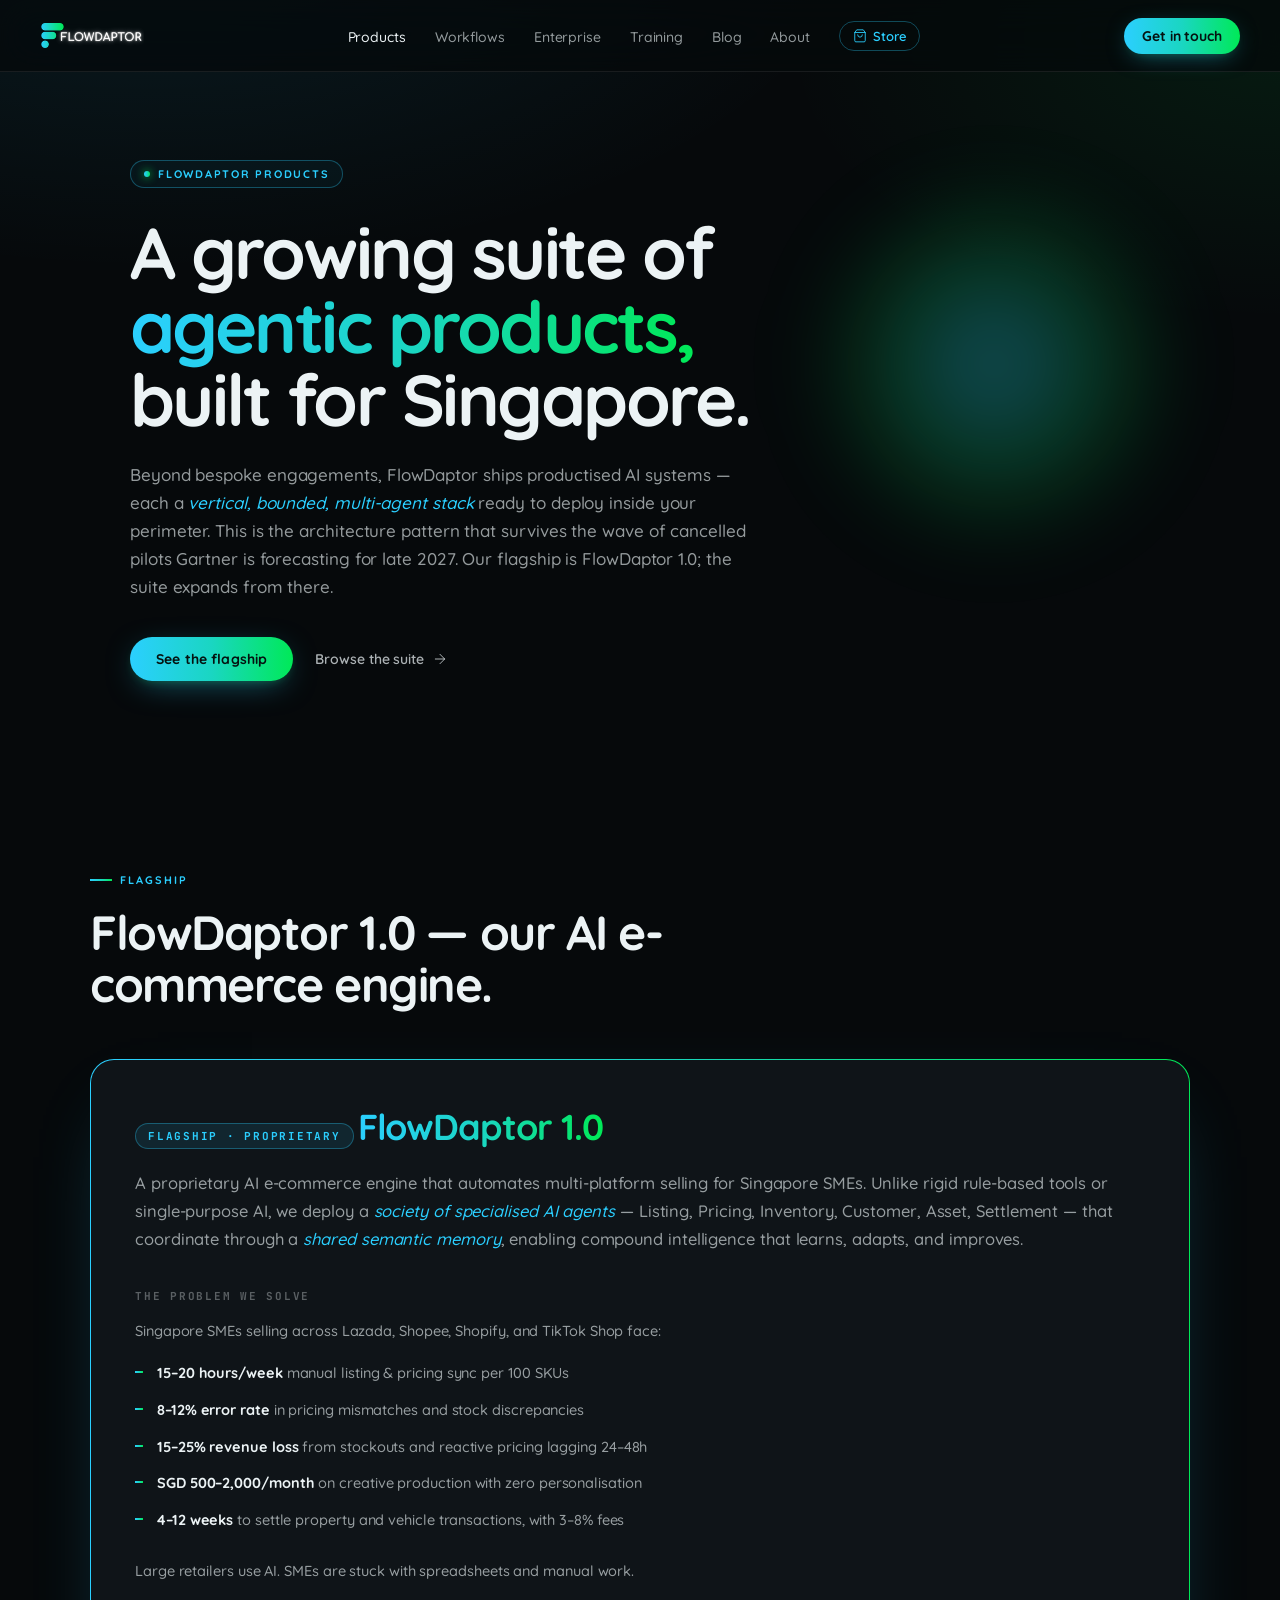
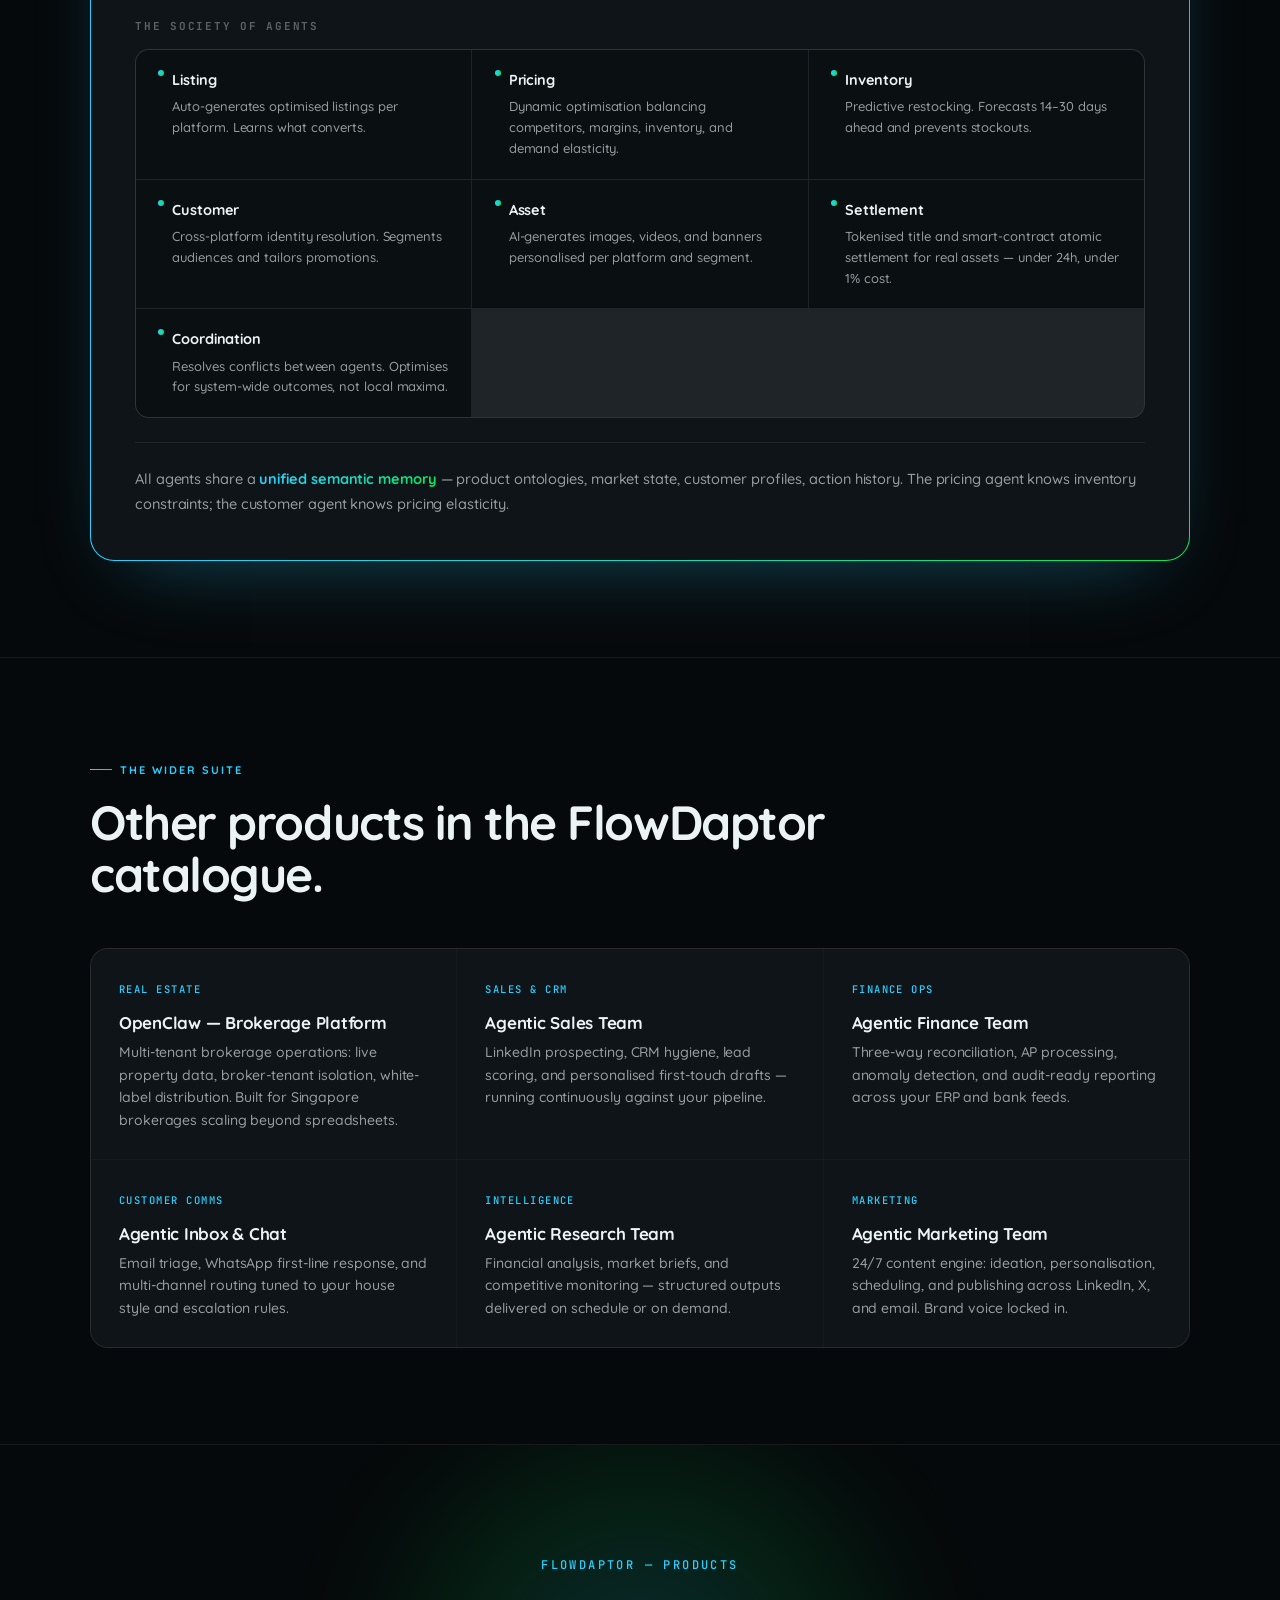
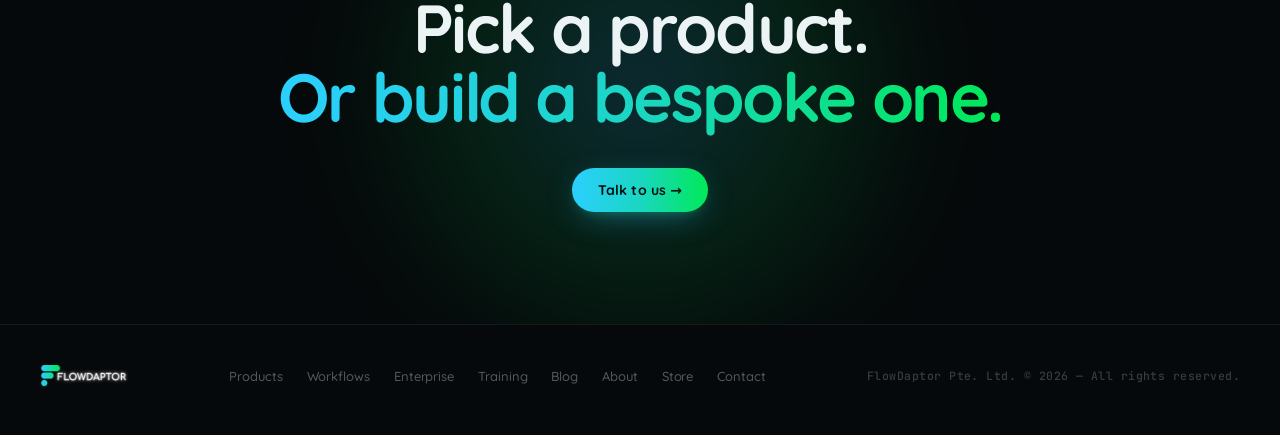
<file: products/index.html>
<!DOCTYPE html>
<html lang="en">
<head>
  <meta charset="UTF-8" />
  <meta name="viewport" content="width=device-width, initial-scale=1.0" />
  <title>Products — FlowDaptor</title>
  <meta name="description" content="FlowDaptor's product portfolio: FlowDaptor 1.0 e-commerce engine, OpenClaw brokerage platform, and a suite of agentic teams for Singapore businesses." />
  <link rel="stylesheet" href="../assets/site.css?v=1779383480" />
</head>
<body>

  <nav class="fd-nav">
    <a href="../index.html" class="fd-logo"><img src="../assets/flowdaptor-logo-small.png" alt="FlowDaptor" /></a>
    <ul class="fd-nav-links">
      <li><a href="../products/index.html" class="active">Products</a></li>
      <li><a href="../workflow/index.html">Workflows</a></li>
      <li><a href="../enterprise/index.html">Enterprise</a></li>
      <li><a href="../training/index.html">Training</a></li>
      <li><a href="../blog/index.html">Blog</a></li>
      <li><a href="../about/index.html">About</a></li>
      <li>
        <a href="../store/index.html" class="store-link">
          <svg xmlns="http://www.w3.org/2000/svg" viewBox="0 0 24 24" fill="none" stroke="currentColor" stroke-width="1.5" stroke-linecap="round" stroke-linejoin="round" style="width:14px;height:14px;"><path d="M6 2 3 6v14a2 2 0 0 0 2 2h14a2 2 0 0 0 2-2V6l-3-4z"/><line x1="3" y1="6" x2="21" y2="6"/><path d="M16 10a4 4 0 0 1-8 0"/></svg>
          Store
        </a>
      </li>
    </ul>
    <a class="fd-nav-cta" href="../contact/index.html">Get in touch</a>
  </nav>

  <section class="fd-hero">
    <div class="fd-hero-top single">
      <div>
        <div class="fd-tag">FlowDaptor Products</div>
        <h1>A growing suite of<br><em>agentic products,</em><br>built for Singapore.</h1>
        <p>Beyond bespoke engagements, FlowDaptor ships productised AI systems — each a <em>vertical, bounded, multi-agent stack</em> ready to deploy inside your perimeter. This is the architecture pattern that survives the wave of cancelled pilots Gartner is forecasting for late 2027. Our flagship is FlowDaptor 1.0; the suite expands from there.</p>
        <div class="fd-hero-btns">
          <a class="fd-btn-primary" href="#flagship">See the flagship</a>
          <a class="fd-btn-ghost" href="#suite">
            Browse the suite
            <svg xmlns="http://www.w3.org/2000/svg" viewBox="0 0 24 24" fill="none" stroke-width="1.5" stroke-linecap="round" stroke-linejoin="round"><line x1="5" y1="12" x2="19" y2="12"/><polyline points="12 5 19 12 12 19"/></svg>
          </a>
        </div>
      </div>
    </div>
  </section>

  <!-- FLAGSHIP -->
  <section class="fd-section" id="flagship">
    <div class="fd-section-inner">
      <div class="fd-section-label">Flagship</div>
      <h2 class="fd-section-heading">FlowDaptor 1.0 — our AI e-commerce engine.</h2>

      <div class="fd-flagship">
        <div class="fd-flagship-tag">Flagship · Proprietary</div>
        <h3>FlowDaptor 1.0</h3>
        <p class="fd-flagship-lead">A proprietary AI e-commerce engine that automates multi-platform selling for Singapore SMEs. Unlike rigid rule-based tools or single-purpose AI, we deploy a <em>society of specialised AI agents</em> — Listing, Pricing, Inventory, Customer, Asset, Settlement — that coordinate through a <em>shared semantic memory</em>, enabling compound intelligence that learns, adapts, and improves.</p>

        <h4>The problem we solve</h4>
        <div class="fd-flagship-problems">
          <p>Singapore SMEs selling across Lazada, Shopee, Shopify, and TikTok Shop face:</p>
          <ul>
            <li><strong>15–20 hours/week</strong> manual listing &amp; pricing sync per 100 SKUs</li>
            <li><strong>8–12% error rate</strong> in pricing mismatches and stock discrepancies</li>
            <li><strong>15–25% revenue loss</strong> from stockouts and reactive pricing lagging 24–48h</li>
            <li><strong>SGD 500–2,000/month</strong> on creative production with zero personalisation</li>
            <li><strong>4–12 weeks</strong> to settle property and vehicle transactions, with 3–8% fees</li>
          </ul>
          <p>Large retailers use AI. SMEs are stuck with spreadsheets and manual work.</p>
        </div>

        <h4>The society of agents</h4>
        <div class="fd-agents-grid">
          <div class="fd-agent">
            <h5>Listing</h5>
            <p>Auto-generates optimised listings per platform. Learns what converts.</p>
          </div>
          <div class="fd-agent">
            <h5>Pricing</h5>
            <p>Dynamic optimisation balancing competitors, margins, inventory, and demand elasticity.</p>
          </div>
          <div class="fd-agent">
            <h5>Inventory</h5>
            <p>Predictive restocking. Forecasts 14–30 days ahead and prevents stockouts.</p>
          </div>
          <div class="fd-agent">
            <h5>Customer</h5>
            <p>Cross-platform identity resolution. Segments audiences and tailors promotions.</p>
          </div>
          <div class="fd-agent">
            <h5>Asset</h5>
            <p>AI-generates images, videos, and banners personalised per platform and segment.</p>
          </div>
          <div class="fd-agent">
            <h5>Settlement</h5>
            <p>Tokenised title and smart-contract atomic settlement for real assets — under 24h, under 1% cost.</p>
          </div>
          <div class="fd-agent">
            <h5>Coordination</h5>
            <p>Resolves conflicts between agents. Optimises for system-wide outcomes, not local maxima.</p>
          </div>
        </div>

        <p class="fd-flagship-foot">All agents share a <strong>unified semantic memory</strong> — product ontologies, market state, customer profiles, action history. The pricing agent knows inventory constraints; the customer agent knows pricing elasticity.</p>
      </div>
    </div>
  </section>

  <!-- SUITE -->
  <section class="fd-section" id="suite">
    <div class="fd-section-inner">
      <div class="fd-section-label">The wider suite</div>
      <h2 class="fd-section-heading">Other products in the FlowDaptor catalogue.</h2>
      <div class="fd-usecases">
        <div class="fd-usecase">
          <div class="fd-usecase-tag">Real Estate</div>
          <h3>OpenClaw — Brokerage Platform</h3>
          <p>Multi-tenant brokerage operations: live property data, broker-tenant isolation, white-label distribution. Built for Singapore brokerages scaling beyond spreadsheets.</p>
        </div>
        <div class="fd-usecase">
          <div class="fd-usecase-tag">Sales &amp; CRM</div>
          <h3>Agentic Sales Team</h3>
          <p>LinkedIn prospecting, CRM hygiene, lead scoring, and personalised first-touch drafts — running continuously against your pipeline.</p>
        </div>
        <div class="fd-usecase">
          <div class="fd-usecase-tag">Finance Ops</div>
          <h3>Agentic Finance Team</h3>
          <p>Three-way reconciliation, AP processing, anomaly detection, and audit-ready reporting across your ERP and bank feeds.</p>
        </div>
        <div class="fd-usecase">
          <div class="fd-usecase-tag">Customer Comms</div>
          <h3>Agentic Inbox &amp; Chat</h3>
          <p>Email triage, WhatsApp first-line response, and multi-channel routing tuned to your house style and escalation rules.</p>
        </div>
        <div class="fd-usecase">
          <div class="fd-usecase-tag">Intelligence</div>
          <h3>Agentic Research Team</h3>
          <p>Financial analysis, market briefs, and competitive monitoring — structured outputs delivered on schedule or on demand.</p>
        </div>
        <div class="fd-usecase">
          <div class="fd-usecase-tag">Marketing</div>
          <h3>Agentic Marketing Team</h3>
          <p>24/7 content engine: ideation, personalisation, scheduling, and publishing across LinkedIn, X, and email. Brand voice locked in.</p>
        </div>
      </div>
    </div>
  </section>

  <!-- CTA -->
  <section class="fd-cta">
    <div class="fd-cta-inner">
      <div class="fd-cta-sub">FlowDaptor — Products</div>
      <h2>Pick a product.<br><em>Or build a bespoke one.</em></h2>
      <a class="fd-btn-primary" href="../contact/index.html">Talk to us →</a>
    </div>
  </section>

  <footer class="fd-footer">
    <div class="fd-footer-logo"><img src="../assets/flowdaptor-logo-small.png" alt="FlowDaptor" /></div>
    <div class="fd-footer-links">
      <a href="../products/index.html">Products</a>
      <a href="../workflow/index.html">Workflows</a>
      <a href="../enterprise/index.html">Enterprise</a>
      <a href="../training/index.html">Training</a>
      <a href="../blog/index.html">Blog</a>
      <a href="../about/index.html">About</a>
      <a href="../store/index.html">Store</a>
      <a href="../contact/index.html">Contact</a>
    </div>
    <div class="fd-footer-copy">FlowDaptor Pte. Ltd. © 2026 — All rights reserved.</div>
  </footer>

</body>
</html>
</file>
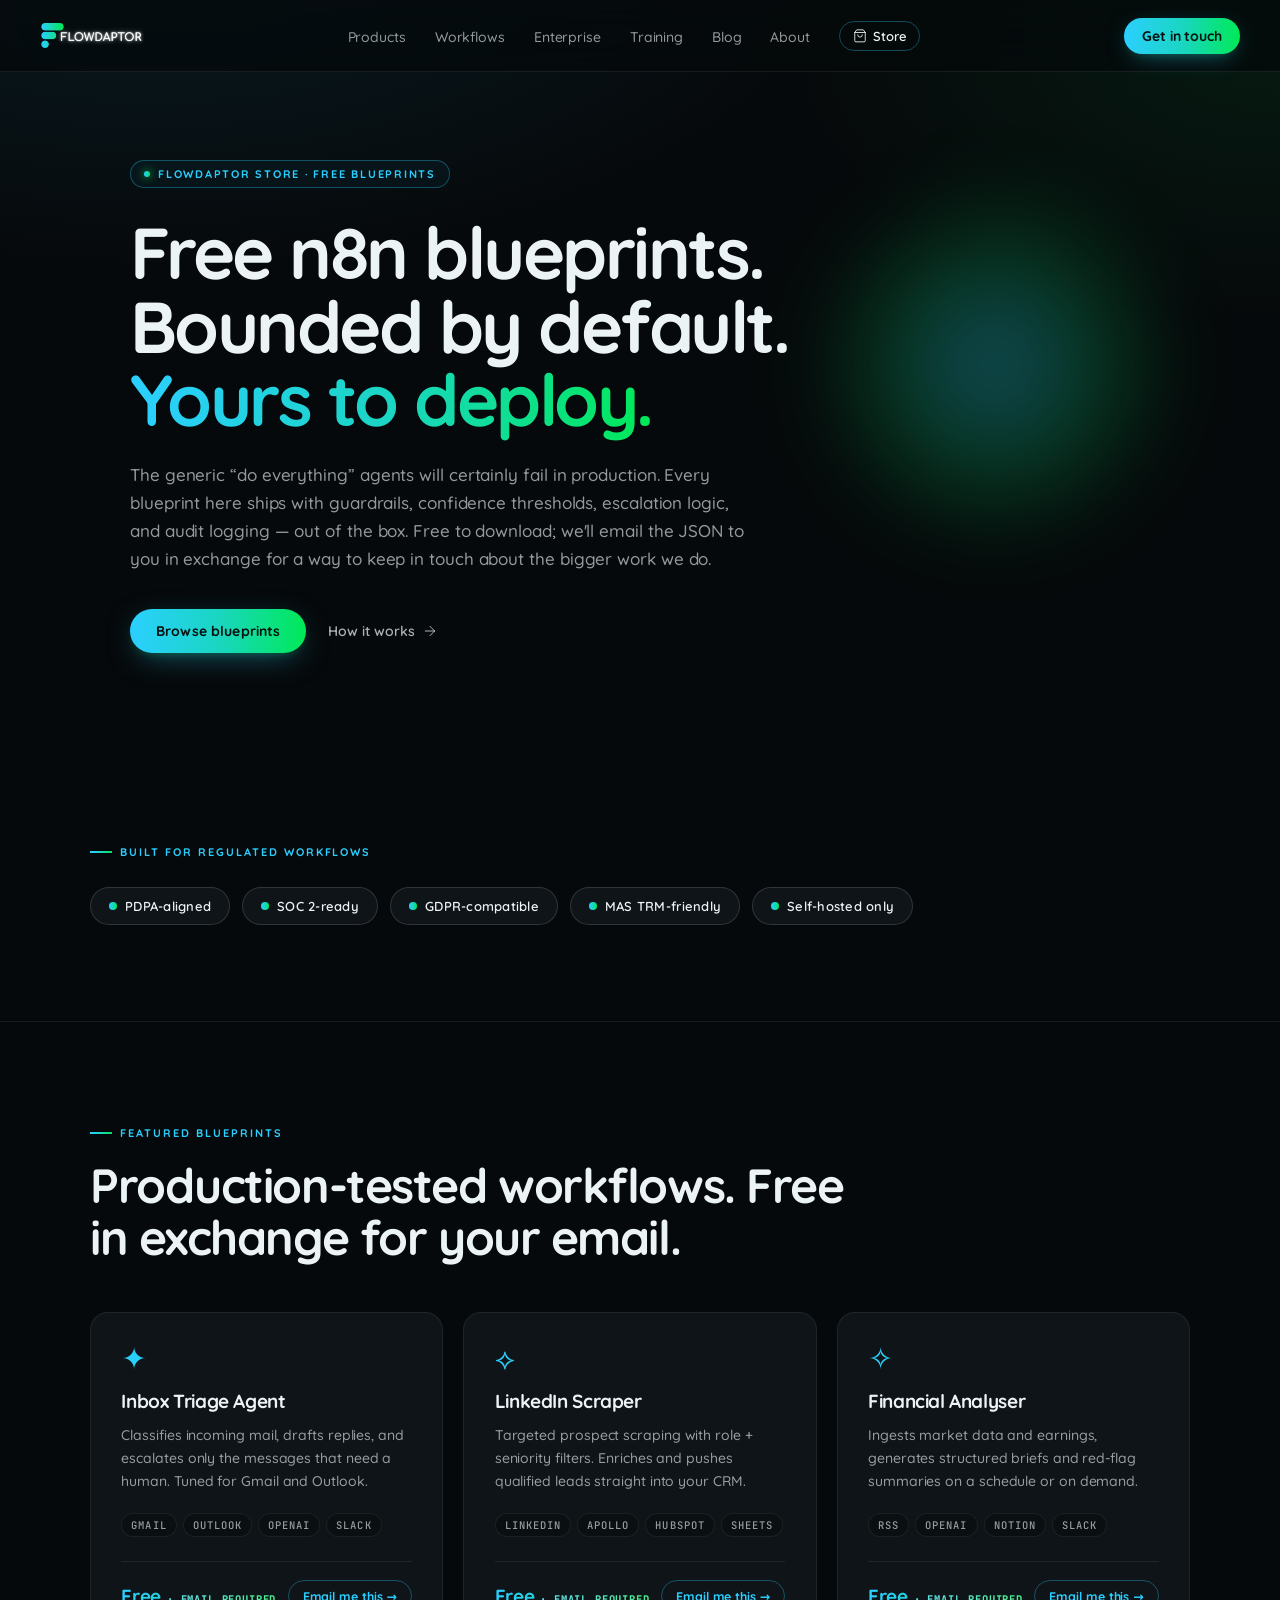
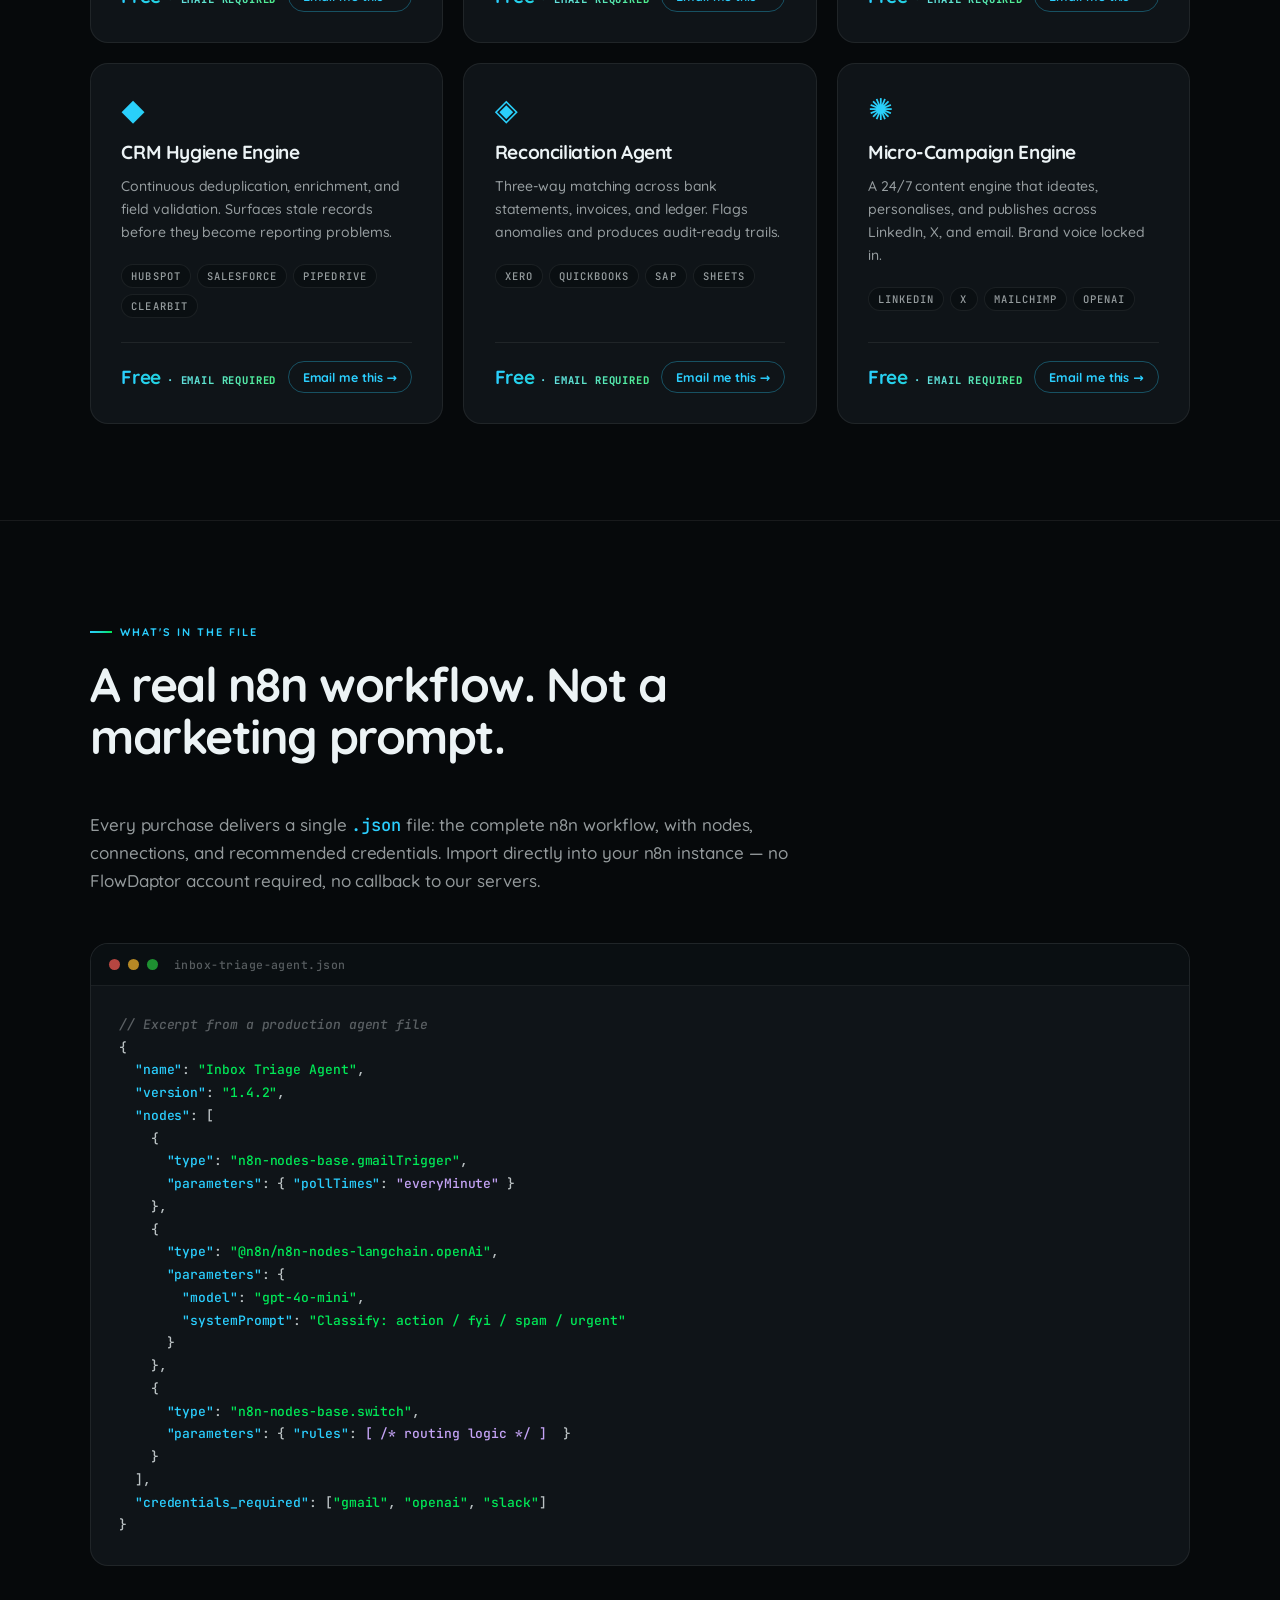
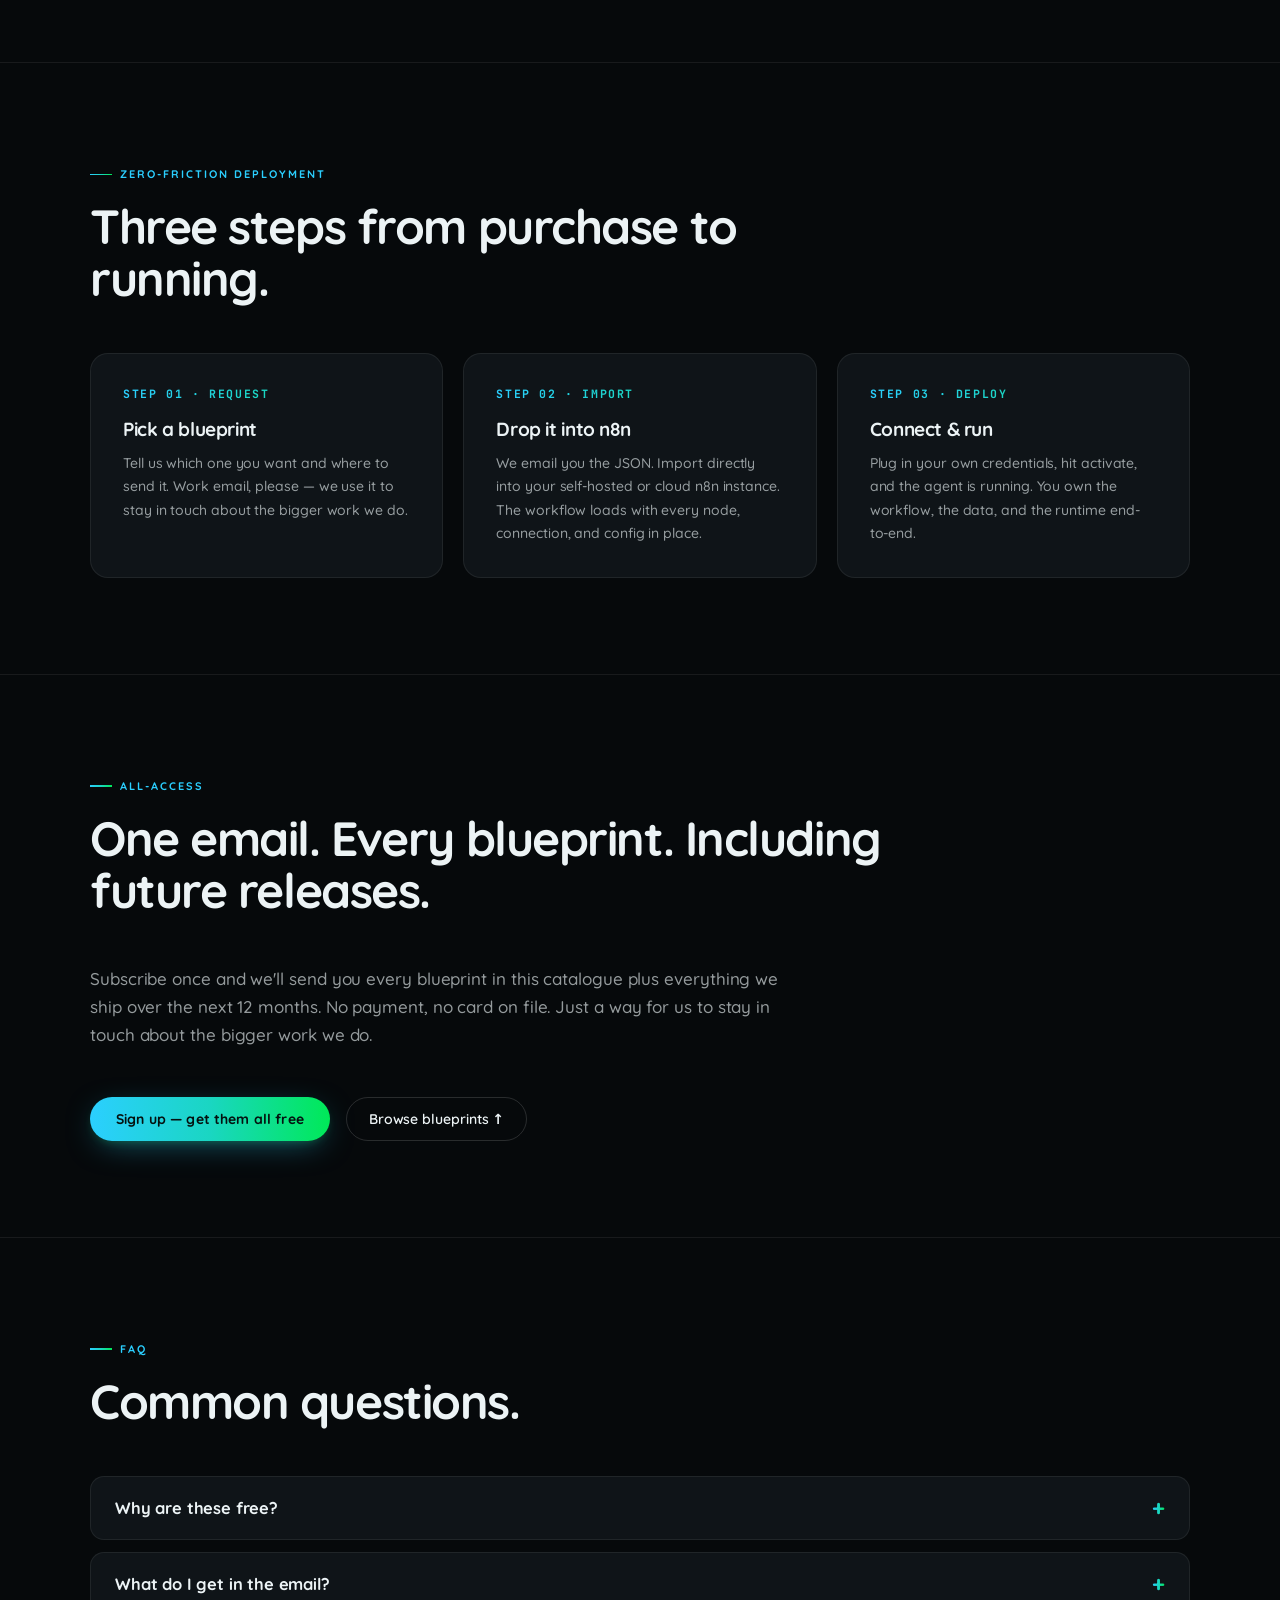
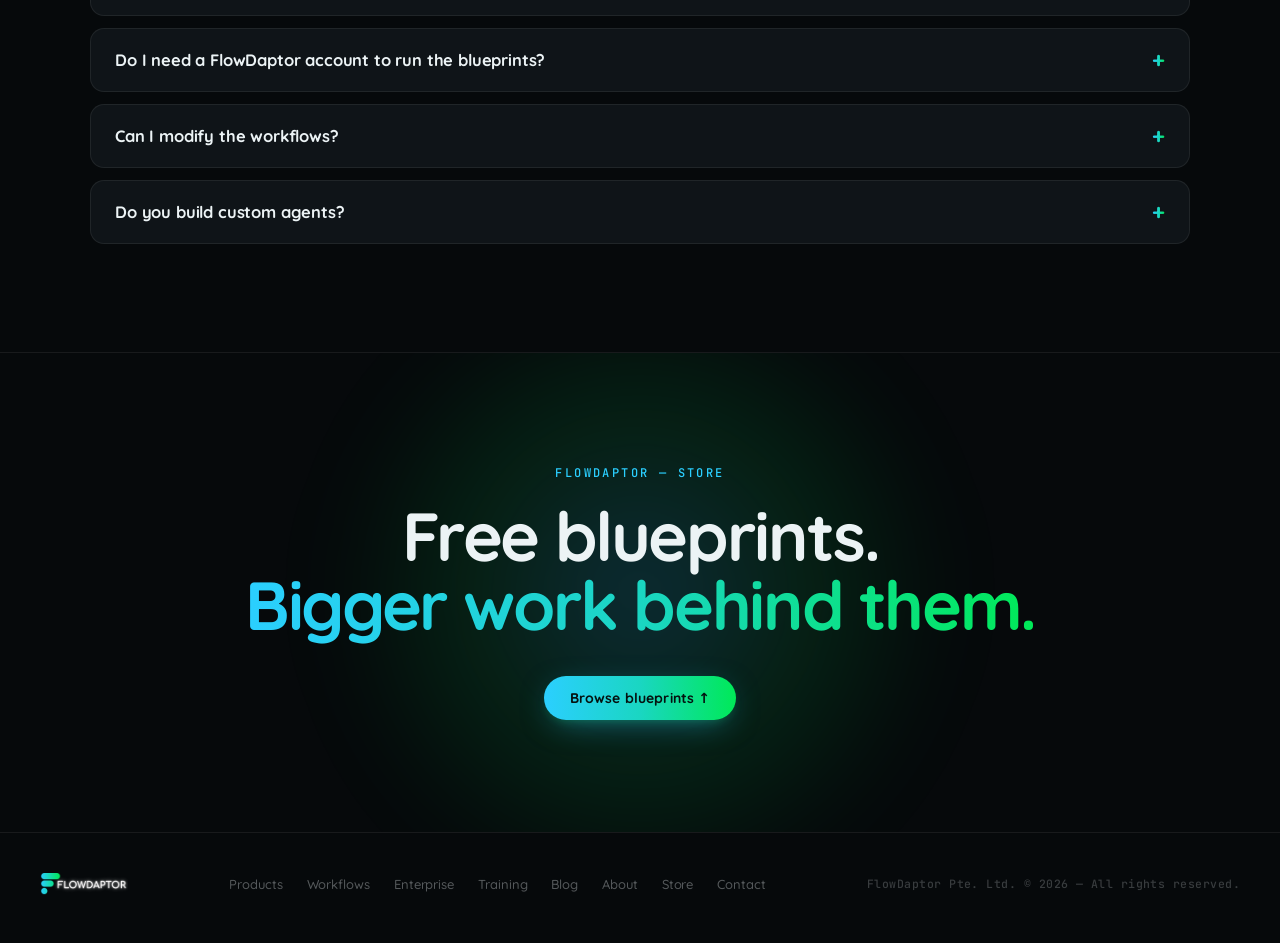
<file: store/index.html>
<!DOCTYPE html>
<html lang="en">
<head>
  <meta charset="UTF-8" />
  <meta name="viewport" content="width=device-width, initial-scale=1.0" />
  <title>Store — FlowDaptor</title>
  <meta name="description" content="Free n8n blueprints with guardrails, escalation logic, and audit trails baked in. Email-gated downloads from FlowDaptor." />
  <link rel="stylesheet" href="../assets/site.css?v=1779383480" />
</head>
<body>

  <nav class="fd-nav">
    <a href="../index.html" class="fd-logo"><img src="../assets/flowdaptor-logo-small.png" alt="FlowDaptor" /></a>
    <ul class="fd-nav-links">
      <li><a href="../products/index.html">Products</a></li>
      <li><a href="../workflow/index.html">Workflows</a></li>
      <li><a href="../enterprise/index.html">Enterprise</a></li>
      <li><a href="../training/index.html">Training</a></li>
      <li><a href="../blog/index.html">Blog</a></li>
      <li><a href="../about/index.html">About</a></li>
      <li>
        <a href="../store/index.html" class="store-link active">
          <svg xmlns="http://www.w3.org/2000/svg" viewBox="0 0 24 24" fill="none" stroke="currentColor" stroke-width="1.5" stroke-linecap="round" stroke-linejoin="round" style="width:14px;height:14px;"><path d="M6 2 3 6v14a2 2 0 0 0 2 2h14a2 2 0 0 0 2-2V6l-3-4z"/><line x1="3" y1="6" x2="21" y2="6"/><path d="M16 10a4 4 0 0 1-8 0"/></svg>
          Store
        </a>
      </li>
    </ul>
    <a class="fd-nav-cta" href="../contact/index.html">Get in touch</a>
  </nav>

  <section class="fd-hero">
    <div class="fd-hero-top single">
      <div>
        <div class="fd-tag">FlowDaptor Store · Free Blueprints</div>
        <h1>Free n8n blueprints.<br>Bounded by default.<br><em>Yours to deploy.</em></h1>
        <p>The generic &ldquo;do everything&rdquo; agents will certainly fail in production. Every blueprint here ships with guardrails, confidence thresholds, escalation logic, and audit logging — out of the box. Free to download; we'll email the JSON to you in exchange for a way to keep in touch about the bigger work we do.</p>
        <div class="fd-hero-btns">
          <a class="fd-btn-primary" href="#agents">Browse blueprints</a>
          <a class="fd-btn-ghost" href="#how-it-works">
            How it works
            <svg xmlns="http://www.w3.org/2000/svg" viewBox="0 0 24 24" fill="none" stroke-width="1.5" stroke-linecap="round" stroke-linejoin="round"><line x1="5" y1="12" x2="19" y2="12"/><polyline points="12 5 19 12 12 19"/></svg>
          </a>
        </div>
      </div>
    </div>
  </section>

  <!-- COMPLIANCE BADGES -->
  <section class="fd-section">
    <div class="fd-section-inner">
      <div class="fd-section-label">Built for regulated workflows</div>
      <div class="fd-badges">
        <div class="fd-badge">PDPA-aligned</div>
        <div class="fd-badge">SOC 2-ready</div>
        <div class="fd-badge">GDPR-compatible</div>
        <div class="fd-badge">MAS TRM-friendly</div>
        <div class="fd-badge">Self-hosted only</div>
      </div>
    </div>
  </section>

  <!-- AGENTS GRID -->
  <section class="fd-section" id="agents">
    <div class="fd-section-inner">
      <div class="fd-section-label">Featured blueprints</div>
      <h2 class="fd-section-heading">Production-tested workflows. Free in exchange for your email.</h2>

      <div class="fd-products">
        <div class="fd-product">
          <div class="fd-product-glyph">✦</div>
          <h3>Inbox Triage Agent</h3>
          <div class="fd-product-desc">Classifies incoming mail, drafts replies, and escalates only the messages that need a human. Tuned for Gmail and Outlook.</div>
          <div class="fd-product-platforms">
            <span>Gmail</span>
            <span>Outlook</span>
            <span>OpenAI</span>
            <span>Slack</span>
          </div>
          <div class="fd-product-foot">
            <div class="fd-product-price">Free<span>· email required</span></div>
            <a class="fd-product-cta" href="../contact/index.html">Email me this →</a>
          </div>
        </div>

        <div class="fd-product">
          <div class="fd-product-glyph">⟡</div>
          <h3>LinkedIn Scraper</h3>
          <div class="fd-product-desc">Targeted prospect scraping with role + seniority filters. Enriches and pushes qualified leads straight into your CRM.</div>
          <div class="fd-product-platforms">
            <span>LinkedIn</span>
            <span>Apollo</span>
            <span>HubSpot</span>
            <span>Sheets</span>
          </div>
          <div class="fd-product-foot">
            <div class="fd-product-price">Free<span>· email required</span></div>
            <a class="fd-product-cta" href="../contact/index.html">Email me this →</a>
          </div>
        </div>

        <div class="fd-product">
          <div class="fd-product-glyph">✧</div>
          <h3>Financial Analyser</h3>
          <div class="fd-product-desc">Ingests market data and earnings, generates structured briefs and red-flag summaries on a schedule or on demand.</div>
          <div class="fd-product-platforms">
            <span>RSS</span>
            <span>OpenAI</span>
            <span>Notion</span>
            <span>Slack</span>
          </div>
          <div class="fd-product-foot">
            <div class="fd-product-price">Free<span>· email required</span></div>
            <a class="fd-product-cta" href="../contact/index.html">Email me this →</a>
          </div>
        </div>

        <div class="fd-product">
          <div class="fd-product-glyph">◆</div>
          <h3>CRM Hygiene Engine</h3>
          <div class="fd-product-desc">Continuous deduplication, enrichment, and field validation. Surfaces stale records before they become reporting problems.</div>
          <div class="fd-product-platforms">
            <span>HubSpot</span>
            <span>Salesforce</span>
            <span>Pipedrive</span>
            <span>Clearbit</span>
          </div>
          <div class="fd-product-foot">
            <div class="fd-product-price">Free<span>· email required</span></div>
            <a class="fd-product-cta" href="../contact/index.html">Email me this →</a>
          </div>
        </div>

        <div class="fd-product">
          <div class="fd-product-glyph">◈</div>
          <h3>Reconciliation Agent</h3>
          <div class="fd-product-desc">Three-way matching across bank statements, invoices, and ledger. Flags anomalies and produces audit-ready trails.</div>
          <div class="fd-product-platforms">
            <span>Xero</span>
            <span>QuickBooks</span>
            <span>SAP</span>
            <span>Sheets</span>
          </div>
          <div class="fd-product-foot">
            <div class="fd-product-price">Free<span>· email required</span></div>
            <a class="fd-product-cta" href="../contact/index.html">Email me this →</a>
          </div>
        </div>

        <div class="fd-product">
          <div class="fd-product-glyph">✺</div>
          <h3>Micro-Campaign Engine</h3>
          <div class="fd-product-desc">A 24/7 content engine that ideates, personalises, and publishes across LinkedIn, X, and email. Brand voice locked in.</div>
          <div class="fd-product-platforms">
            <span>LinkedIn</span>
            <span>X</span>
            <span>Mailchimp</span>
            <span>OpenAI</span>
          </div>
          <div class="fd-product-foot">
            <div class="fd-product-price">Free<span>· email required</span></div>
            <a class="fd-product-cta" href="../contact/index.html">Email me this →</a>
          </div>
        </div>
      </div>
    </div>
  </section>

  <!-- WHAT YOU GET / JSON SAMPLE -->
  <section class="fd-section">
    <div class="fd-section-inner">
      <div class="fd-section-label">What's in the file</div>
      <h2 class="fd-section-heading">A real n8n workflow. Not a marketing prompt.</h2>
      <p class="fd-section-lead">Every purchase delivers a single <code style="color:var(--acc);">.json</code> file: the complete n8n workflow, with nodes, connections, and recommended credentials. Import directly into your n8n instance — no FlowDaptor account required, no callback to our servers.</p>

      <div class="fd-code">
        <div class="fd-code-bar">
          <span class="fd-code-dot"></span>
          <span class="fd-code-dot"></span>
          <span class="fd-code-dot"></span>
          <span class="fd-code-name">inbox-triage-agent.json</span>
        </div>
<pre><span class="c">// Excerpt from a production agent file</span>
{
  <span class="k">"name"</span>: <span class="s">"Inbox Triage Agent"</span>,
  <span class="k">"version"</span>: <span class="s">"1.4.2"</span>,
  <span class="k">"nodes"</span>: [
    {
      <span class="k">"type"</span>: <span class="s">"n8n-nodes-base.gmailTrigger"</span>,
      <span class="k">"parameters"</span>: { <span class="k">"pollTimes"</span>: <span class="n">"everyMinute"</span> }
    },
    {
      <span class="k">"type"</span>: <span class="s">"@n8n/n8n-nodes-langchain.openAi"</span>,
      <span class="k">"parameters"</span>: {
        <span class="k">"model"</span>: <span class="s">"gpt-4o-mini"</span>,
        <span class="k">"systemPrompt"</span>: <span class="s">"Classify: action / fyi / spam / urgent"</span>
      }
    },
    {
      <span class="k">"type"</span>: <span class="s">"n8n-nodes-base.switch"</span>,
      <span class="k">"parameters"</span>: { <span class="k">"rules"</span>: <span class="n">[ /* routing logic */ ] </span> }
    }
  ],
  <span class="k">"credentials_required"</span>: [<span class="s">"gmail"</span>, <span class="s">"openai"</span>, <span class="s">"slack"</span>]
}</pre>
      </div>
    </div>
  </section>

  <!-- HOW IT WORKS -->
  <section class="fd-section" id="how-it-works">
    <div class="fd-section-inner">
      <div class="fd-section-label">Zero-friction deployment</div>
      <h2 class="fd-section-heading">Three steps from purchase to running.</h2>
      <div class="fd-deploy">
        <div class="fd-deploy-cell">
          <div class="fd-deploy-num">Step 01 · Request</div>
          <h3>Pick a blueprint</h3>
          <p>Tell us which one you want and where to send it. Work email, please — we use it to stay in touch about the bigger work we do.</p>
        </div>
        <div class="fd-deploy-cell">
          <div class="fd-deploy-num">Step 02 · Import</div>
          <h3>Drop it into n8n</h3>
          <p>We email you the JSON. Import directly into your self-hosted or cloud n8n instance. The workflow loads with every node, connection, and config in place.</p>
        </div>
        <div class="fd-deploy-cell">
          <div class="fd-deploy-num">Step 03 · Deploy</div>
          <h3>Connect &amp; run</h3>
          <p>Plug in your own credentials, hit activate, and the agent is running. You own the workflow, the data, and the runtime end-to-end.</p>
        </div>
      </div>
    </div>
  </section>

  <!-- ALL-ACCESS -->
  <section class="fd-section">
    <div class="fd-section-inner">
      <div class="fd-section-label">All-access</div>
      <h2 class="fd-section-heading">One email. Every blueprint. Including future releases.</h2>
      <p class="fd-section-lead">Subscribe once and we'll send you every blueprint in this catalogue plus everything we ship over the next 12 months. No payment, no card on file. Just a way for us to stay in touch about the bigger work we do.</p>
      <div class="fd-hero-btns">
        <a class="fd-btn-primary" href="../contact/index.html">Sign up — get them all free</a>
        <a class="fd-btn-secondary" href="#agents">Browse blueprints ↑</a>
      </div>
    </div>
  </section>

  <!-- FAQ -->
  <section class="fd-section">
    <div class="fd-section-inner">
      <div class="fd-section-label">FAQ</div>
      <h2 class="fd-section-heading">Common questions.</h2>
      <div class="fd-faq">
        <details>
          <summary>Why are these free?</summary>
          <p>The generic agent JSON market is going to be commoditised within 12 months. The real work — bespoke vertical agents and enterprise engagements — is where we focus. The blueprints are a way for you to see how we build, and for us to stay in touch.</p>
        </details>
        <details>
          <summary>What do I get in the email?</summary>
          <p>The JSON file, a setup guide, and a credential checklist. No newsletter spam — we'll only email about new releases and the kind of work we think you'd care about, given what you downloaded.</p>
        </details>
        <details>
          <summary>Do I need a FlowDaptor account to run the blueprints?</summary>
          <p>No. There's no FlowDaptor login, no telemetry, and no callback. The agent talks to the services you configure — never back to us.</p>
        </details>
        <details>
          <summary>Can I modify the workflows?</summary>
          <p>Yes. The licence explicitly allows modification. Adapt the nodes, swap models, change routing — it's your workflow once it's in your n8n instance.</p>
        </details>
        <details>
          <summary>Do you build custom agents?</summary>
          <p>Yes — that's most of what we do. See the <a href="../workflow/index.html" style="color:var(--acc);">workflow library</a> for catalogue builds, or the <a href="../enterprise/index.html" style="color:var(--acc);">enterprise page</a> for embedded engagements.</p>
        </details>
      </div>
    </div>
  </section>

  <!-- CTA -->
  <section class="fd-cta">
    <div class="fd-cta-inner">
      <div class="fd-cta-sub">FlowDaptor — Store</div>
      <h2>Free blueprints.<br><em>Bigger work behind them.</em></h2>
      <a class="fd-btn-primary" href="#agents">Browse blueprints ↑</a>
    </div>
  </section>

  <footer class="fd-footer">
    <div class="fd-footer-logo"><img src="../assets/flowdaptor-logo-small.png" alt="FlowDaptor" /></div>
    <div class="fd-footer-links">
      <a href="../products/index.html">Products</a>
      <a href="../workflow/index.html">Workflows</a>
      <a href="../enterprise/index.html">Enterprise</a>
      <a href="../training/index.html">Training</a>
      <a href="../blog/index.html">Blog</a>
      <a href="../about/index.html">About</a>
      <a href="../store/index.html">Store</a>
      <a href="../contact/index.html">Contact</a>
    </div>
    <div class="fd-footer-copy">FlowDaptor Pte. Ltd. © 2026 — All rights reserved.</div>
  </footer>

</body>
</html>
</file>
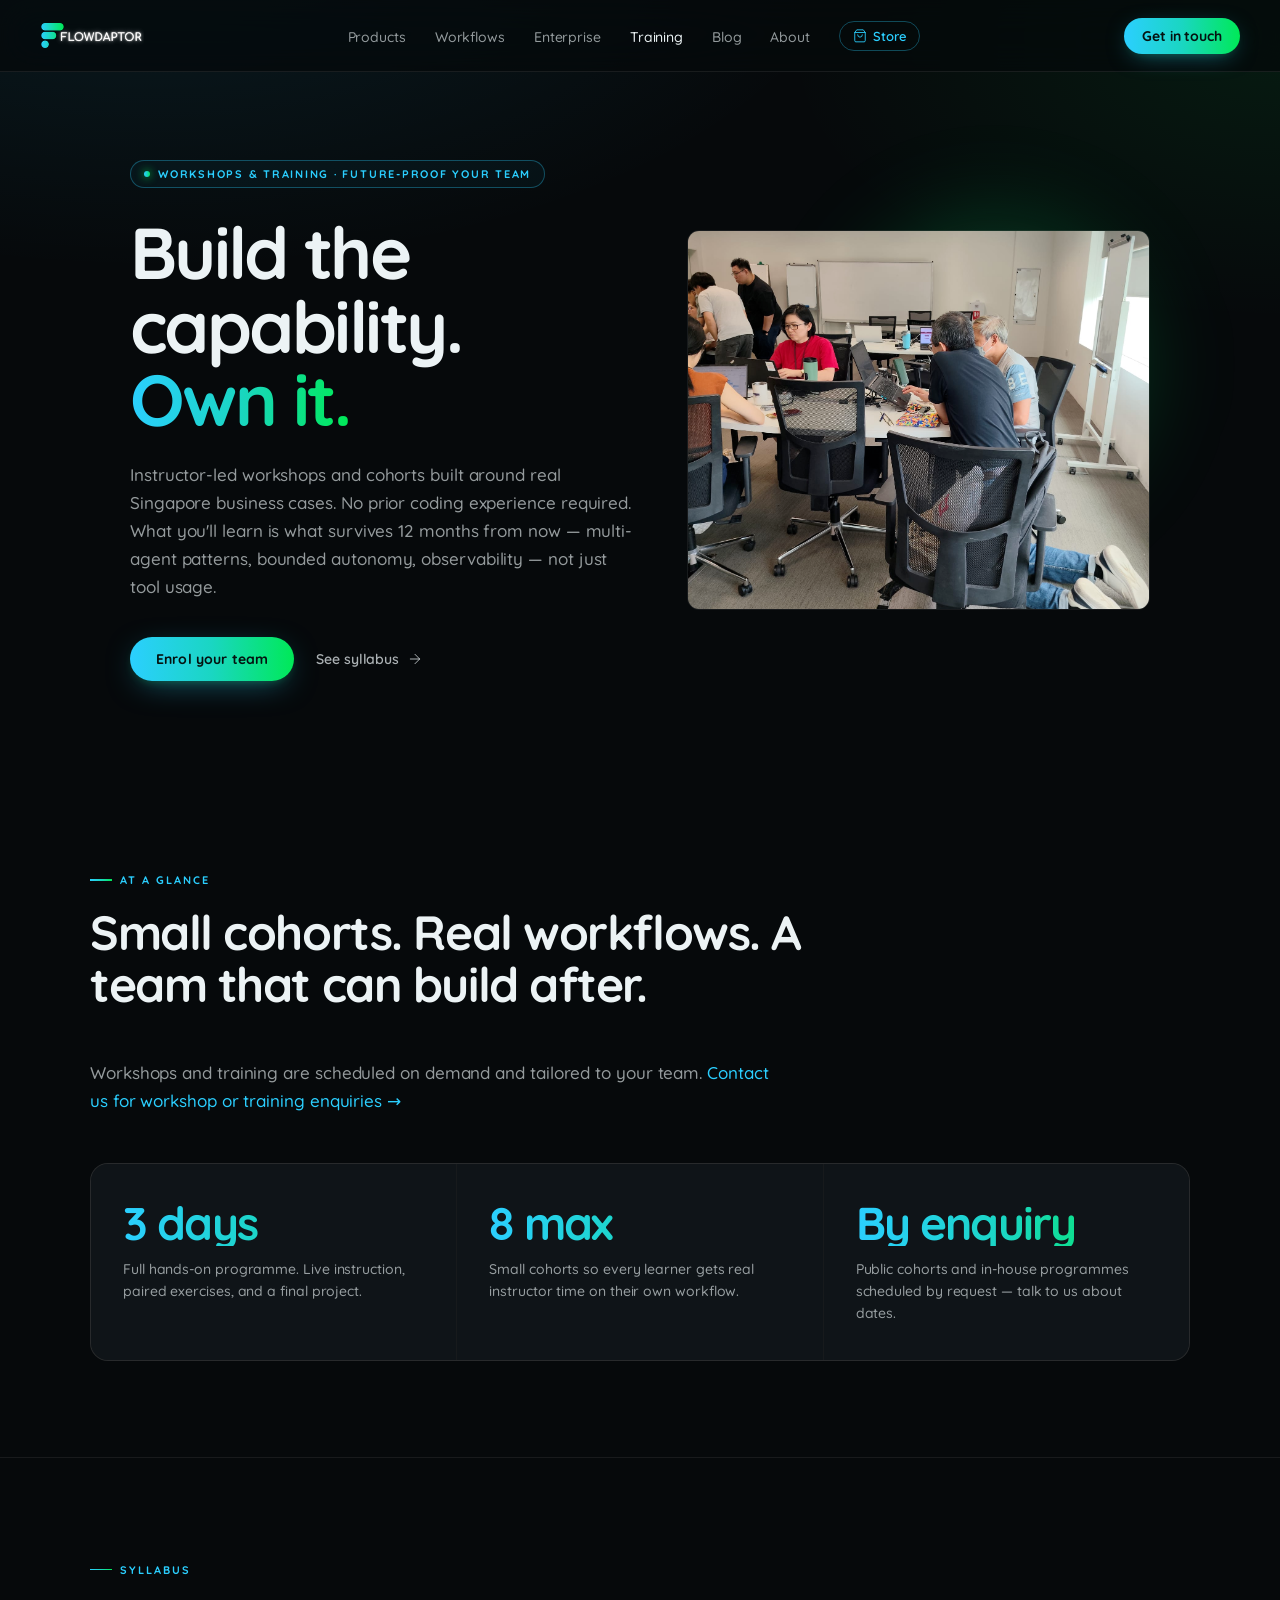
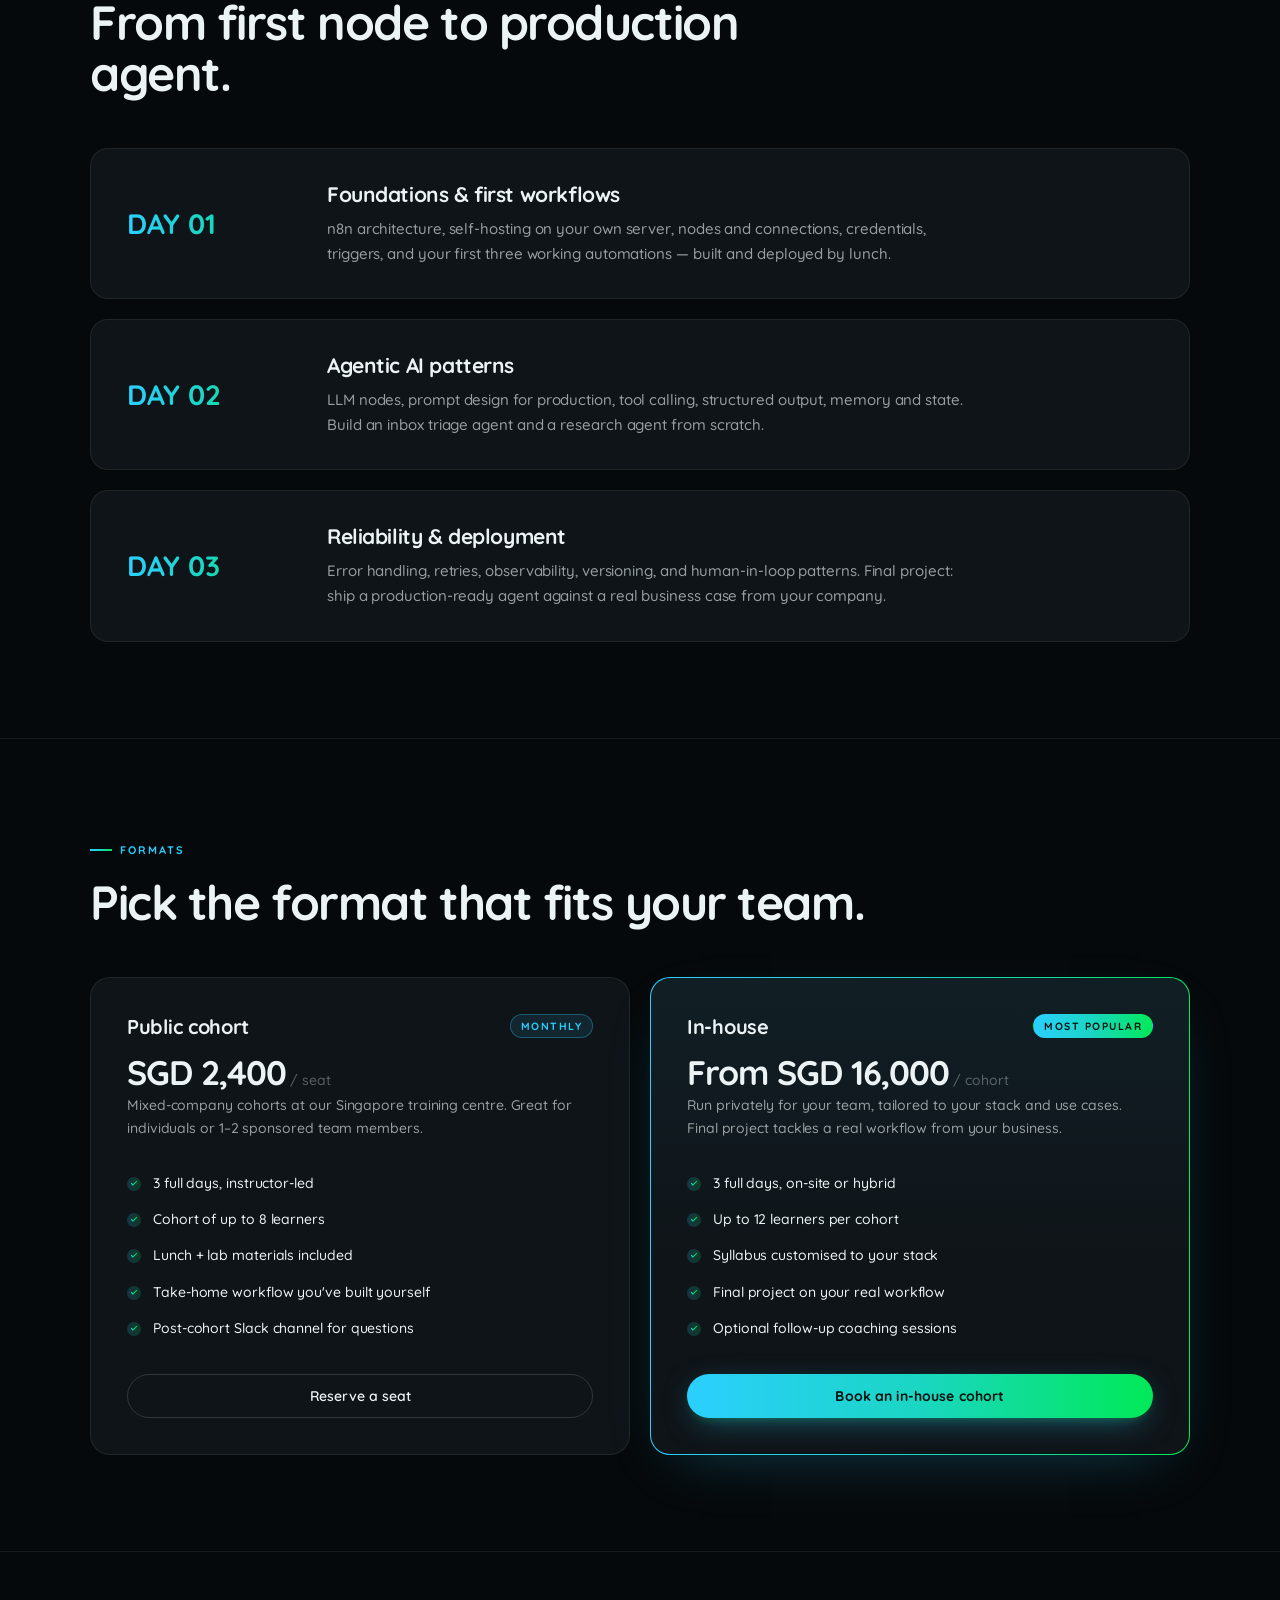
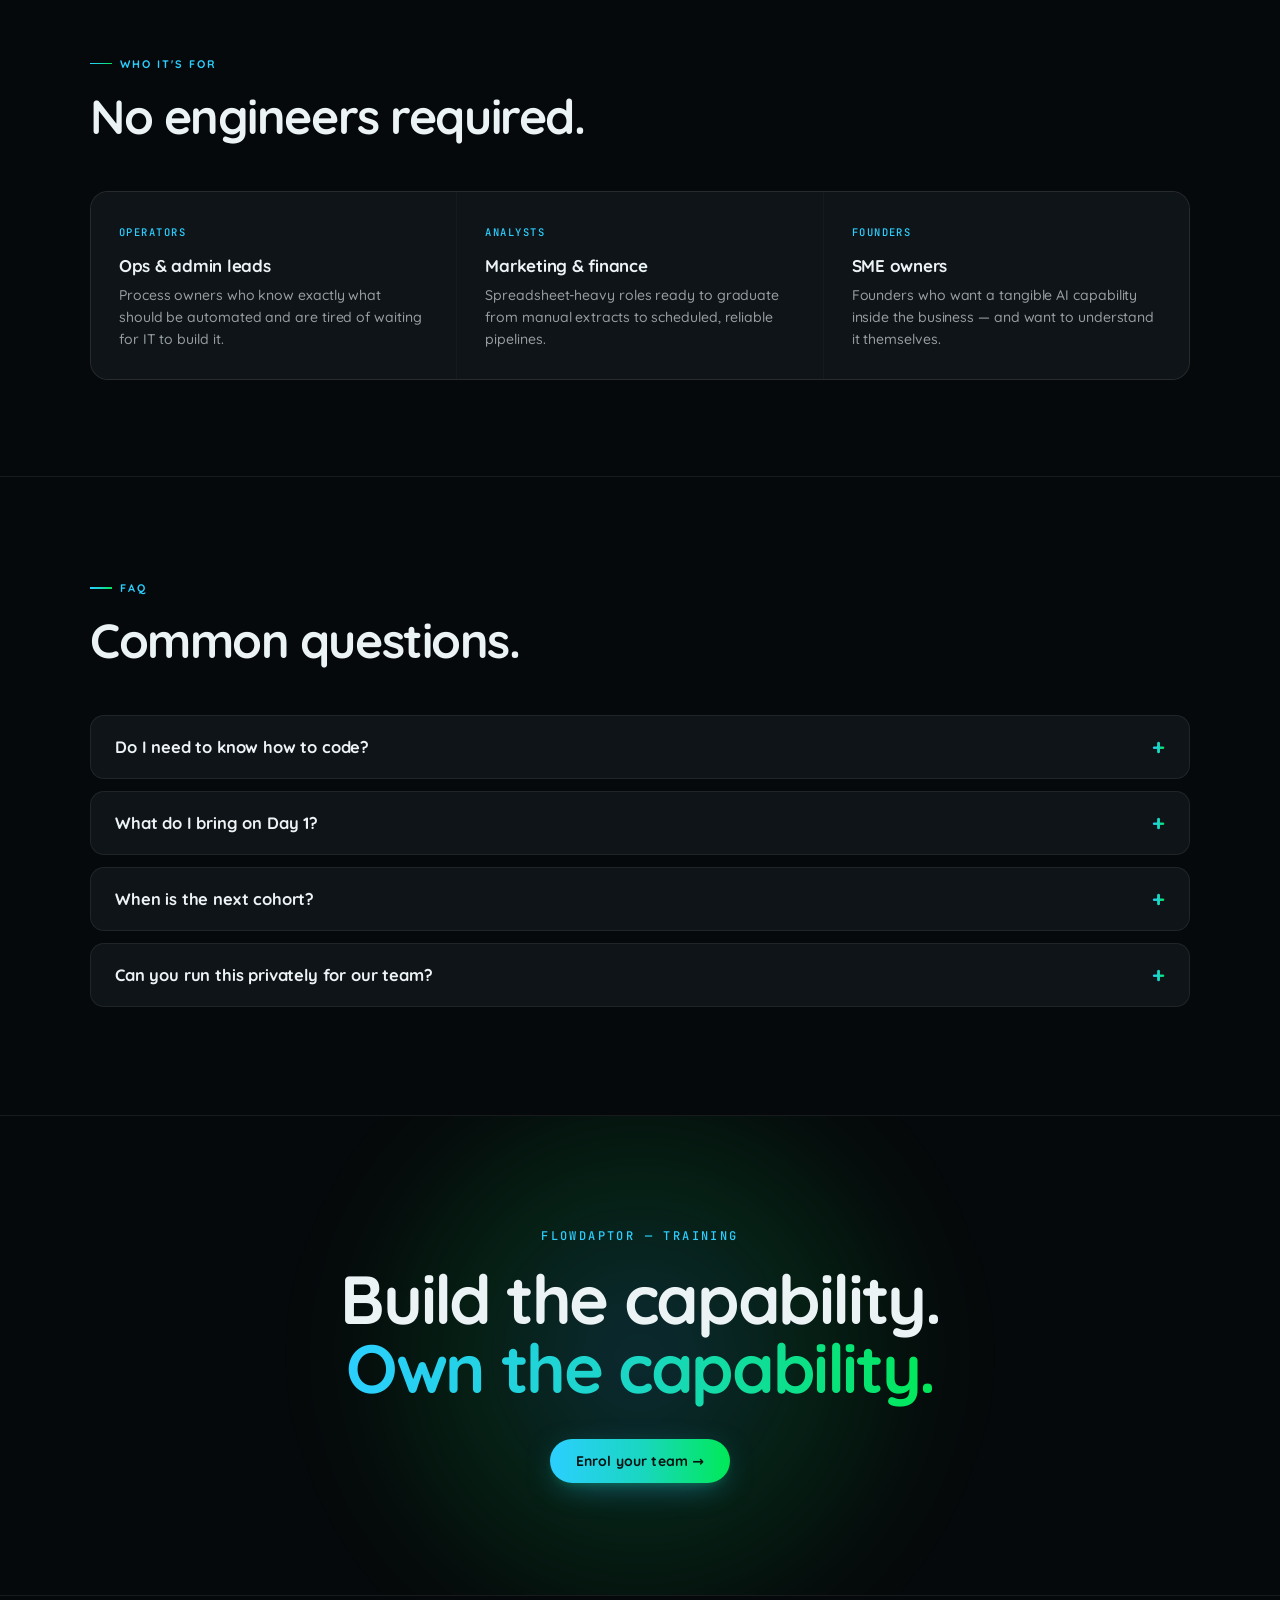
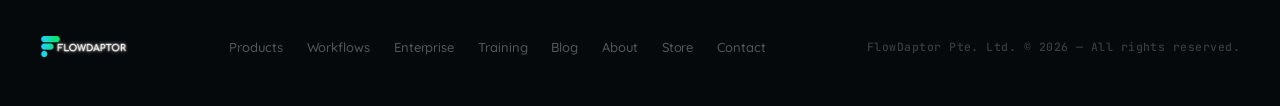
<file: training/index.html>
<!DOCTYPE html>
<html lang="en">
<head>
  <meta charset="UTF-8" />
  <meta name="viewport" content="width=device-width, initial-scale=1.0" />
  <title>Training — FlowDaptor</title>
  <meta name="description" content="Hands-on n8n and agentic AI training for Singapore teams. No coding required. Upskill your team to build, deploy, and operate production automation." />
  <link rel="stylesheet" href="../assets/site.css?v=1779383480" />
</head>
<body>

  <nav class="fd-nav">
    <a href="../index.html" class="fd-logo"><img src="../assets/flowdaptor-logo-small.png" alt="FlowDaptor" /></a>
    <ul class="fd-nav-links">
      <li><a href="../products/index.html">Products</a></li>
      <li><a href="../workflow/index.html">Workflows</a></li>
      <li><a href="../enterprise/index.html">Enterprise</a></li>
      <li><a href="../training/index.html" class="active">Training</a></li>
      <li><a href="../blog/index.html">Blog</a></li>
      <li><a href="../about/index.html">About</a></li>
      <li>
        <a href="../store/index.html" class="store-link">
          <svg xmlns="http://www.w3.org/2000/svg" viewBox="0 0 24 24" fill="none" stroke="currentColor" stroke-width="1.5" stroke-linecap="round" stroke-linejoin="round" style="width:14px;height:14px;"><path d="M6 2 3 6v14a2 2 0 0 0 2 2h14a2 2 0 0 0 2-2V6l-3-4z"/><line x1="3" y1="6" x2="21" y2="6"/><path d="M16 10a4 4 0 0 1-8 0"/></svg>
          Store
        </a>
      </li>
    </ul>
    <a class="fd-nav-cta" href="../contact/index.html">Get in touch</a>
  </nav>

  <section class="fd-hero">
    <div class="fd-hero-top">
      <div>
        <div class="fd-tag">Workshops &amp; Training · Future-proof your team</div>
        <h1>Build the<br>capability.<br><em>Own it.</em></h1>
        <p>Instructor-led workshops and cohorts built around real Singapore business cases. No prior coding experience required. What you'll learn is what survives 12 months from now — multi-agent patterns, bounded autonomy, observability — not just tool usage.</p>
        <div class="fd-hero-btns">
          <a class="fd-btn-primary" href="../contact/index.html">Enrol your team</a>
          <a class="fd-btn-ghost" href="#syllabus">
            See syllabus
            <svg xmlns="http://www.w3.org/2000/svg" viewBox="0 0 24 24" fill="none" stroke-width="1.5" stroke-linecap="round" stroke-linejoin="round"><line x1="5" y1="12" x2="19" y2="12"/><polyline points="12 5 19 12 12 19"/></svg>
          </a>
        </div>
      </div>
      <img src="../assets/training.png" alt="FlowDaptor training cohort in session" style="width:100%;height:380px;object-fit:cover;border-radius:12px;" />
    </div>
  </section>

  <section class="fd-section">
    <div class="fd-section-inner">
      <div class="fd-section-label">At a glance</div>
      <h2 class="fd-section-heading">Small cohorts. Real workflows. A team that can build after.</h2>
      <p class="fd-section-lead">Workshops and training are scheduled on demand and tailored to your team. <a href="../contact/index.html" style="color:var(--acc);">Contact us for workshop or training enquiries →</a></p>
      <div class="fd-stats">
        <div class="fd-stat">
          <div class="fd-stat-value">3 days</div>
          <div class="fd-stat-label">Full hands-on programme. Live instruction, paired exercises, and a final project.</div>
        </div>
        <div class="fd-stat">
          <div class="fd-stat-value">8 max</div>
          <div class="fd-stat-label">Small cohorts so every learner gets real instructor time on their own workflow.</div>
        </div>
        <div class="fd-stat">
          <div class="fd-stat-value">By enquiry</div>
          <div class="fd-stat-label">Public cohorts and in-house programmes scheduled by request — talk to us about dates.</div>
        </div>
      </div>
    </div>
  </section>

  <section class="fd-section" id="syllabus">
    <div class="fd-section-inner">
      <div class="fd-section-label">Syllabus</div>
      <h2 class="fd-section-heading">From first node to production agent.</h2>
      <div class="fd-steps">
        <div class="fd-step">
          <div class="fd-step-num">DAY 01</div>
          <div class="fd-step-body">
            <h3>Foundations &amp; first workflows</h3>
            <p>n8n architecture, self-hosting on your own server, nodes and connections, credentials, triggers, and your first three working automations — built and deployed by lunch.</p>
          </div>
        </div>
        <div class="fd-step">
          <div class="fd-step-num">DAY 02</div>
          <div class="fd-step-body">
            <h3>Agentic AI patterns</h3>
            <p>LLM nodes, prompt design for production, tool calling, structured output, memory and state. Build an inbox triage agent and a research agent from scratch.</p>
          </div>
        </div>
        <div class="fd-step">
          <div class="fd-step-num">DAY 03</div>
          <div class="fd-step-body">
            <h3>Reliability &amp; deployment</h3>
            <p>Error handling, retries, observability, versioning, and human-in-loop patterns. Final project: ship a production-ready agent against a real business case from your company.</p>
          </div>
        </div>
      </div>
    </div>
  </section>

  <section class="fd-section">
    <div class="fd-section-inner">
      <div class="fd-section-label">Formats</div>
      <h2 class="fd-section-heading">Pick the format that fits your team.</h2>
      <div class="fd-tier-grid">
        <div class="fd-tier">
          <div class="fd-tier-head">
            <h3>Public cohort</h3>
            <div class="fd-tier-badge">Monthly</div>
          </div>
          <div class="fd-tier-price">SGD 2,400<span> / seat</span></div>
          <div class="fd-tier-desc">Mixed-company cohorts at our Singapore training centre. Great for individuals or 1–2 sponsored team members.</div>
          <ul>
            <li>3 full days, instructor-led</li>
            <li>Cohort of up to 8 learners</li>
            <li>Lunch + lab materials included</li>
            <li>Take-home workflow you've built yourself</li>
            <li>Post-cohort Slack channel for questions</li>
          </ul>
          <a class="fd-btn-secondary" href="../contact/index.html">Reserve a seat</a>
        </div>
        <div class="fd-tier featured">
          <div class="fd-tier-head">
            <h3>In-house</h3>
            <div class="fd-tier-badge">Most popular</div>
          </div>
          <div class="fd-tier-price">From SGD 16,000<span> / cohort</span></div>
          <div class="fd-tier-desc">Run privately for your team, tailored to your stack and use cases. Final project tackles a real workflow from your business.</div>
          <ul>
            <li>3 full days, on-site or hybrid</li>
            <li>Up to 12 learners per cohort</li>
            <li>Syllabus customised to your stack</li>
            <li>Final project on your real workflow</li>
            <li>Optional follow-up coaching sessions</li>
          </ul>
          <a class="fd-btn-primary" href="../contact/index.html">Book an in-house cohort</a>
        </div>
      </div>
    </div>
  </section>

  <section class="fd-section">
    <div class="fd-section-inner">
      <div class="fd-section-label">Who it's for</div>
      <h2 class="fd-section-heading">No engineers required.</h2>
      <div class="fd-usecases">
        <div class="fd-usecase">
          <div class="fd-usecase-tag">Operators</div>
          <h3>Ops &amp; admin leads</h3>
          <p>Process owners who know exactly what should be automated and are tired of waiting for IT to build it.</p>
        </div>
        <div class="fd-usecase">
          <div class="fd-usecase-tag">Analysts</div>
          <h3>Marketing &amp; finance</h3>
          <p>Spreadsheet-heavy roles ready to graduate from manual extracts to scheduled, reliable pipelines.</p>
        </div>
        <div class="fd-usecase">
          <div class="fd-usecase-tag">Founders</div>
          <h3>SME owners</h3>
          <p>Founders who want a tangible AI capability inside the business — and want to understand it themselves.</p>
        </div>
      </div>
    </div>
  </section>

  <section class="fd-section">
    <div class="fd-section-inner">
      <div class="fd-section-label">FAQ</div>
      <h2 class="fd-section-heading">Common questions.</h2>
      <div class="fd-faq">
        <details>
          <summary>Do I need to know how to code?</summary>
          <p>No. The course is designed for operators and analysts. n8n is visual-first — you'll write zero traditional code. We do cover basic JavaScript expressions on Day 2, but nothing beyond a spreadsheet formula in complexity.</p>
        </details>
        <details>
          <summary>What do I bring on Day 1?</summary>
          <p>A laptop. We provide the n8n environment, sample datasets, LLM credits for in-class use, and a real workflow to take home and adapt.</p>
        </details>
        <details>
          <summary>When is the next cohort?</summary>
          <p>Workshops and cohorts are scheduled on demand. Drop us a line at <a href="../contact/index.html" style="color:var(--acc);">our contact page</a> with your team size and target dates and we'll come back with options.</p>
        </details>
        <details>
          <summary>Can you run this privately for our team?</summary>
          <p>Yes — most of our training is delivered in-house. We tailor the syllabus to your stack and use your real workflows as the final-project case study.</p>
        </details>
      </div>
    </div>
  </section>

  <section class="fd-cta">
    <div class="fd-cta-inner">
      <div class="fd-cta-sub">FlowDaptor — Training</div>
      <h2>Build the capability.<br><em>Own the capability.</em></h2>
      <a class="fd-btn-primary" href="../contact/index.html">Enrol your team →</a>
    </div>
  </section>

  <footer class="fd-footer">
    <div class="fd-footer-logo"><img src="../assets/flowdaptor-logo-small.png" alt="FlowDaptor" /></div>
    <div class="fd-footer-links">
      <a href="../products/index.html">Products</a>
      <a href="../workflow/index.html">Workflows</a>
      <a href="../enterprise/index.html">Enterprise</a>
      <a href="../training/index.html">Training</a>
      <a href="../blog/index.html">Blog</a>
      <a href="../about/index.html">About</a>
      <a href="../store/index.html">Store</a>
      <a href="../contact/index.html">Contact</a>
    </div>
    <div class="fd-footer-copy">FlowDaptor Pte. Ltd. © 2026 — All rights reserved.</div>
  </footer>

</body>
</html>
</file>
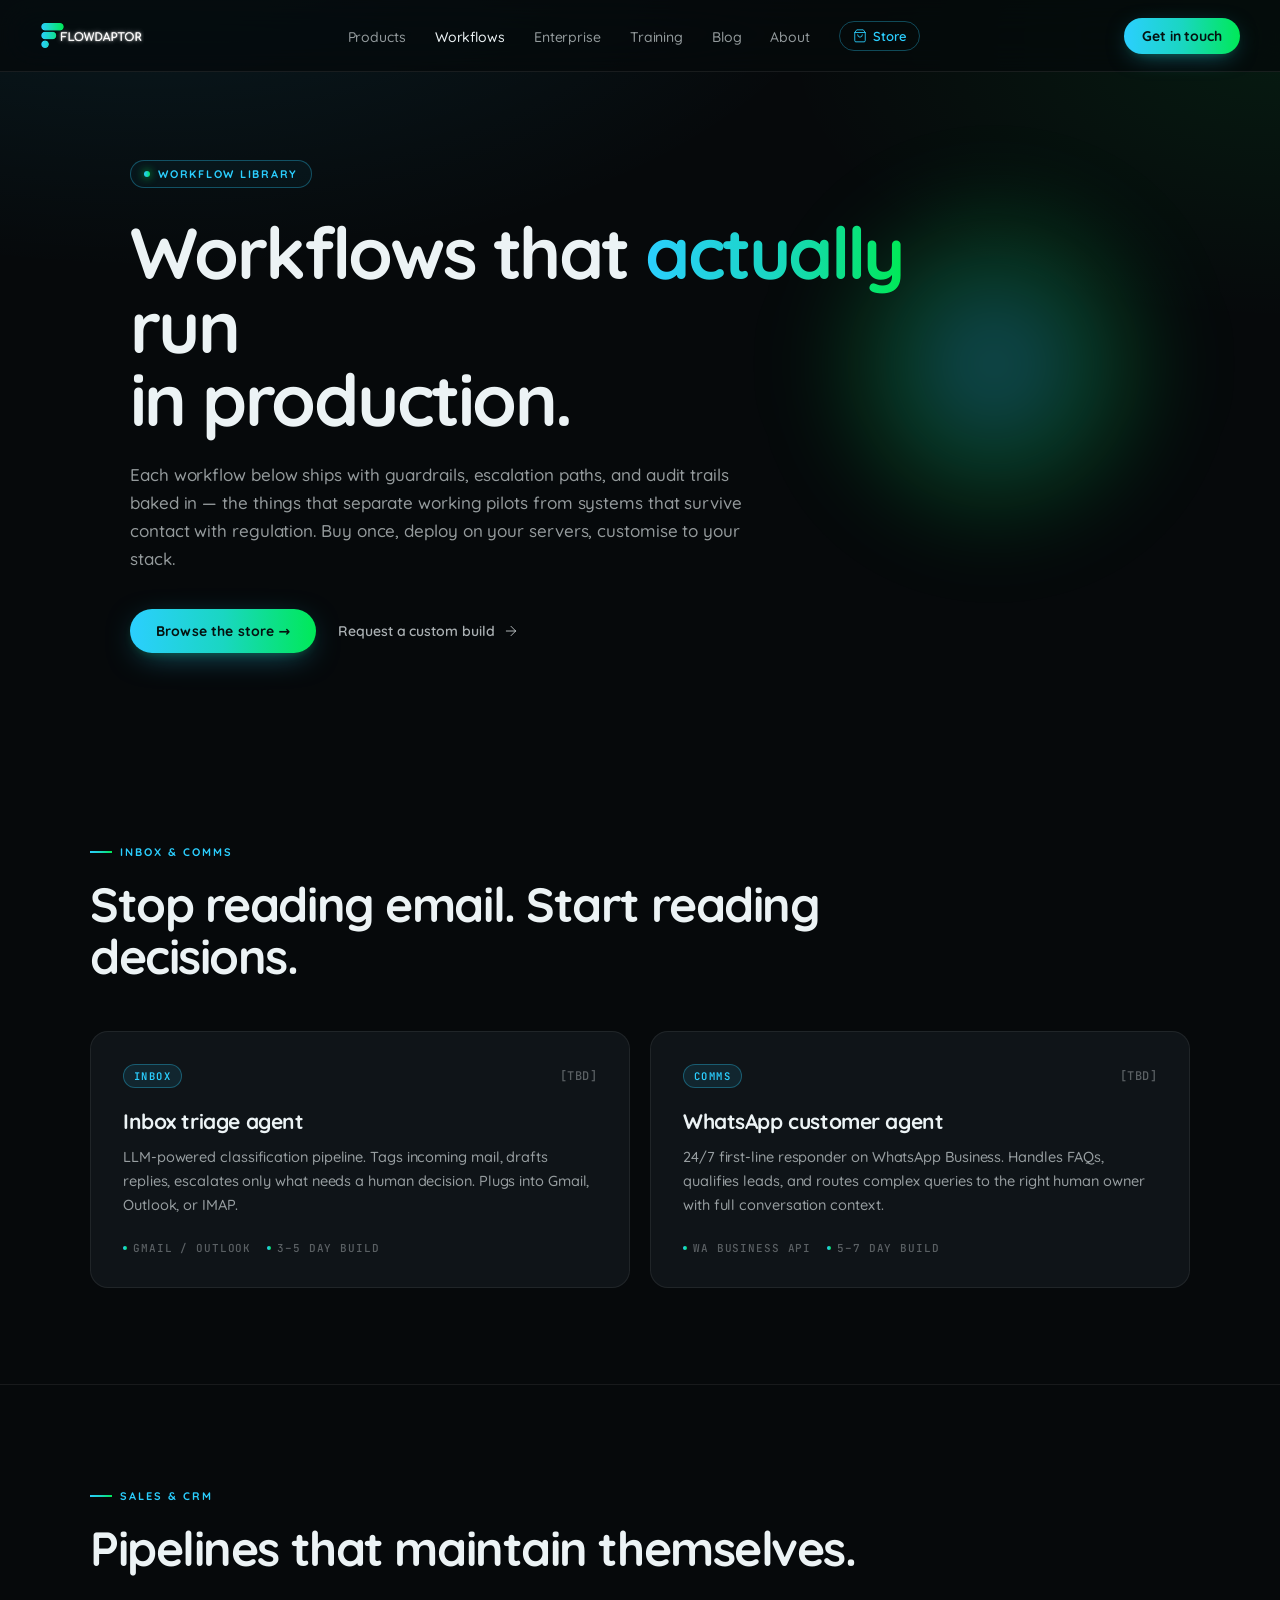
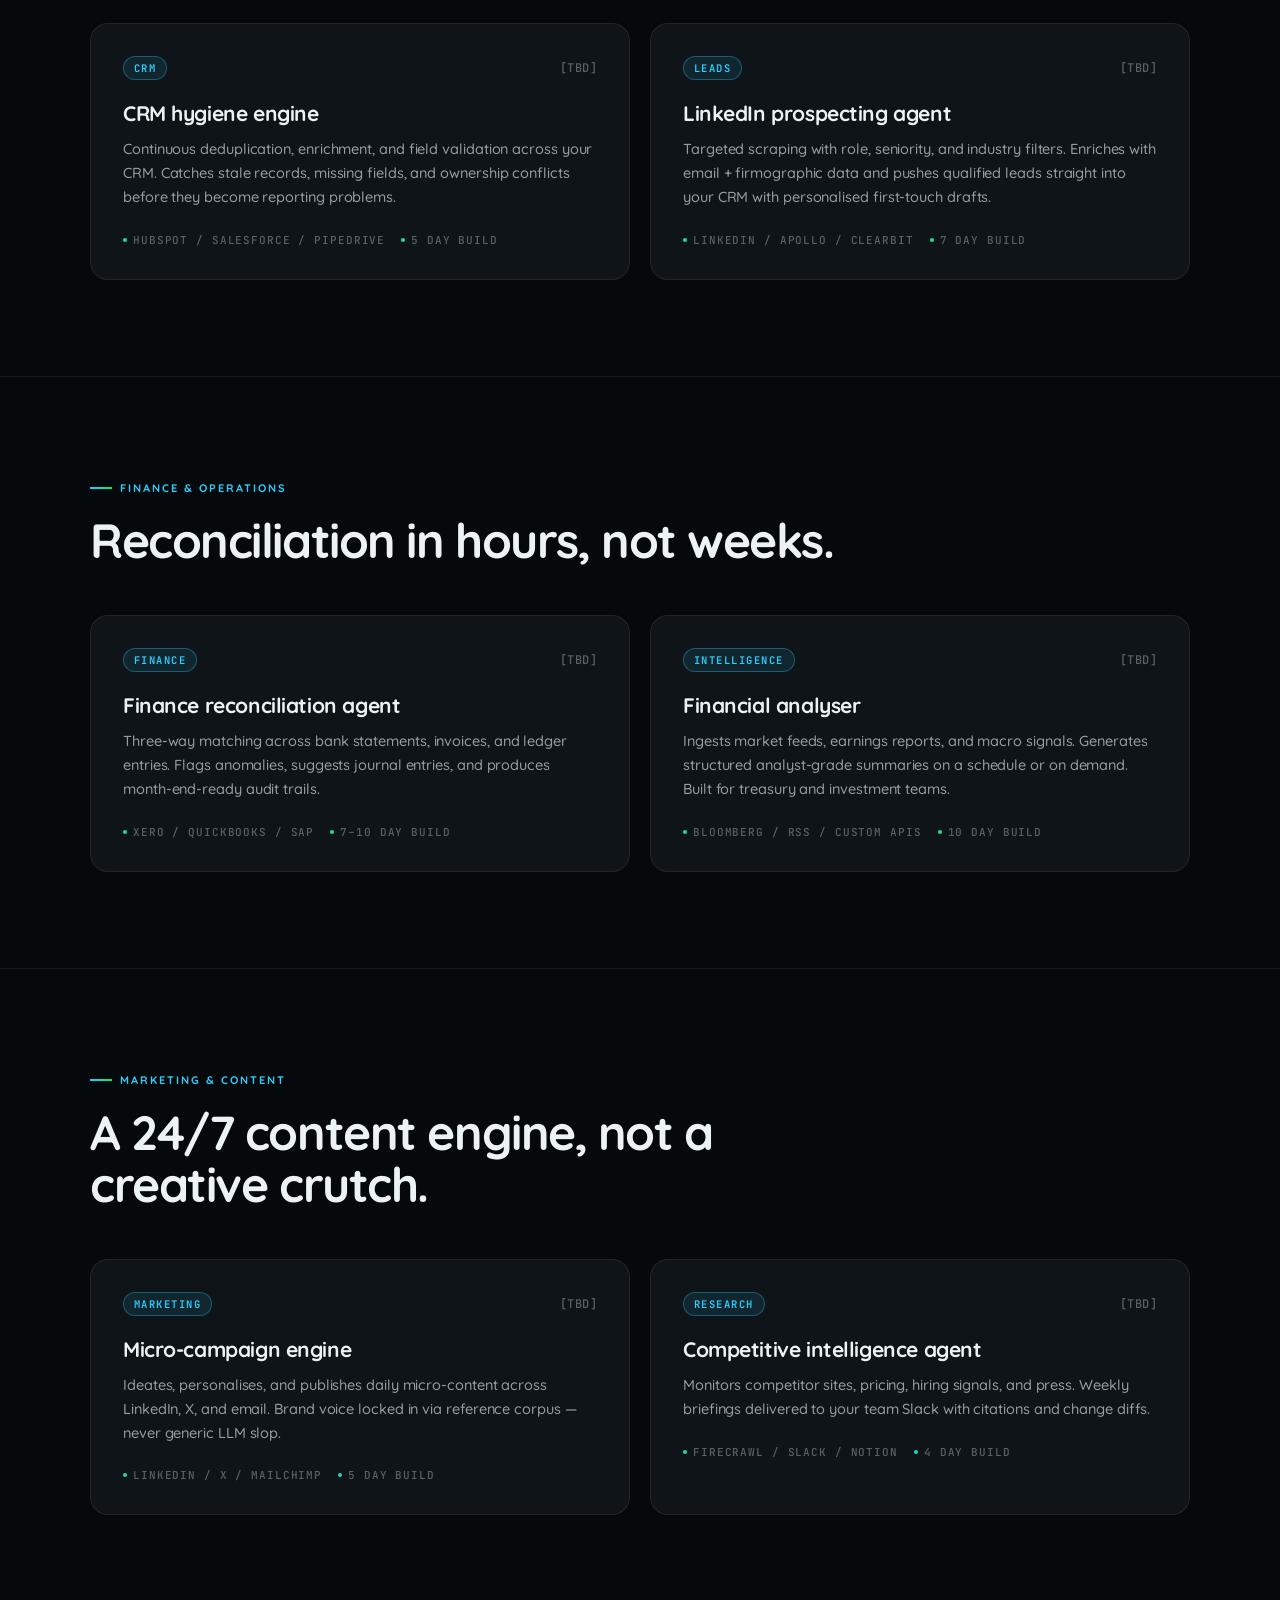
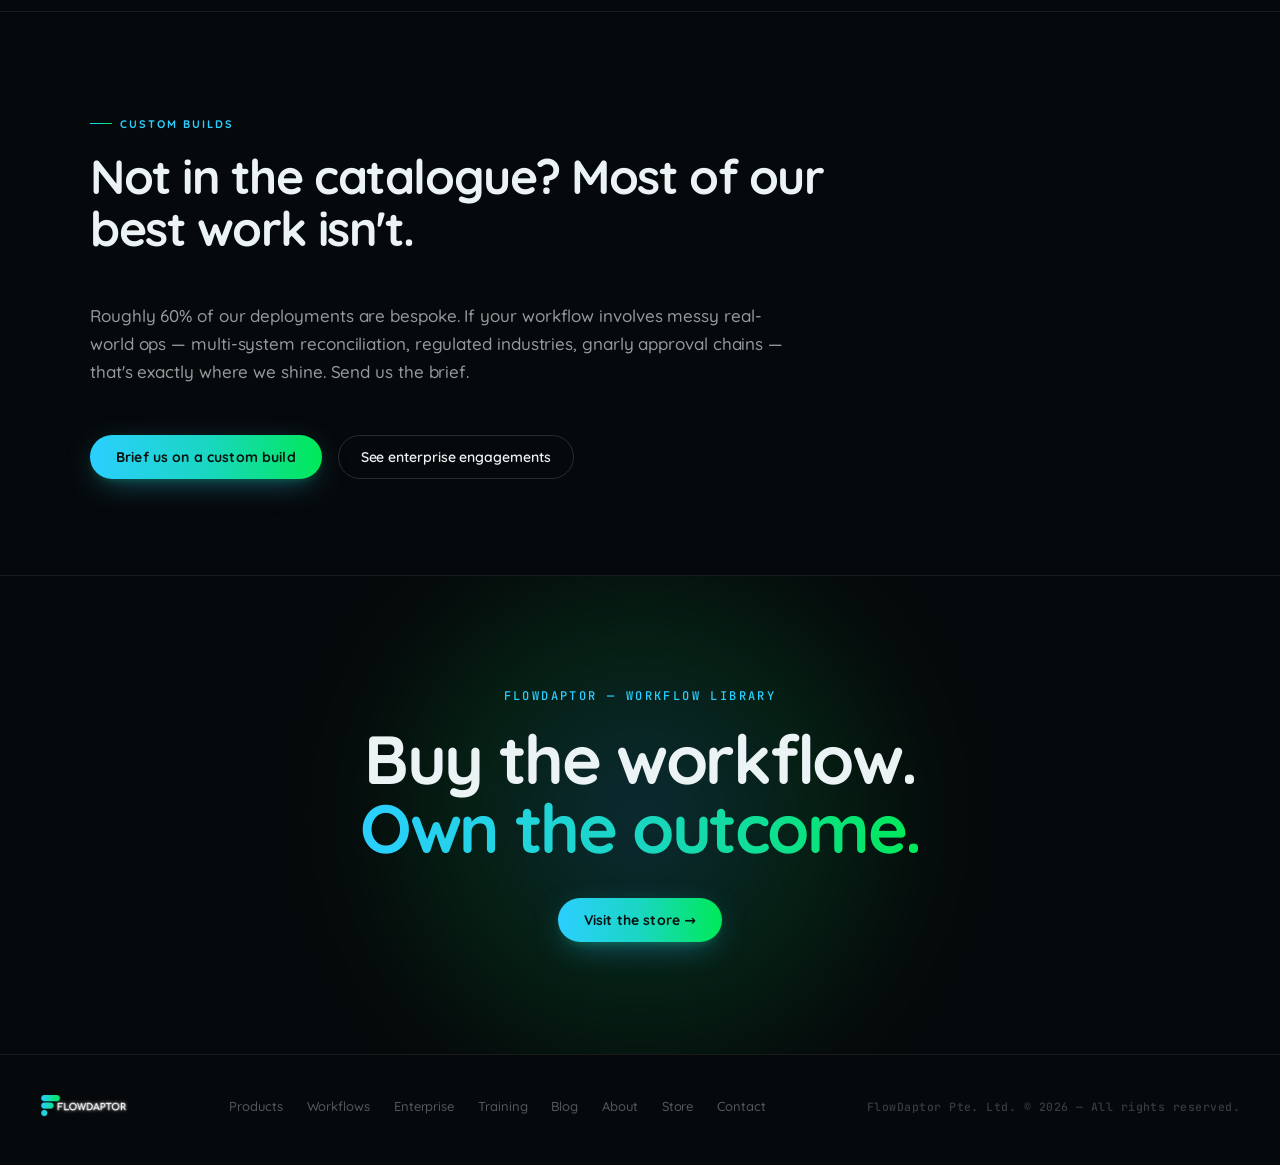
<file: workflow/index.html>
<!DOCTYPE html>
<html lang="en">
<head>
  <meta charset="UTF-8" />
  <meta name="viewport" content="width=device-width, initial-scale=1.0" />
  <title>Workflow Library — FlowDaptor</title>
  <meta name="description" content="Production-tested n8n workflows for inbox triage, CRM hygiene, finance ops, marketing campaigns, and lead generation. Deploy on your own infrastructure." />
  <link rel="stylesheet" href="../assets/site.css?v=1779383480" />
</head>
<body>

  <nav class="fd-nav">
    <a href="../index.html" class="fd-logo"><img src="../assets/flowdaptor-logo-small.png" alt="FlowDaptor" /></a>
    <ul class="fd-nav-links">
      <li><a href="../products/index.html">Products</a></li>
      <li><a href="../workflow/index.html" class="active">Workflows</a></li>
      <li><a href="../enterprise/index.html">Enterprise</a></li>
      <li><a href="../training/index.html">Training</a></li>
      <li><a href="../blog/index.html">Blog</a></li>
      <li><a href="../about/index.html">About</a></li>
      <li>
        <a href="../store/index.html" class="store-link">
          <svg xmlns="http://www.w3.org/2000/svg" viewBox="0 0 24 24" fill="none" stroke="currentColor" stroke-width="1.5" stroke-linecap="round" stroke-linejoin="round" style="width:14px;height:14px;"><path d="M6 2 3 6v14a2 2 0 0 0 2 2h14a2 2 0 0 0 2-2V6l-3-4z"/><line x1="3" y1="6" x2="21" y2="6"/><path d="M16 10a4 4 0 0 1-8 0"/></svg>
          Store
        </a>
      </li>
    </ul>
    <a class="fd-nav-cta" href="../contact/index.html">Get in touch</a>
  </nav>

  <section class="fd-hero">
    <div class="fd-hero-top single">
      <div>
        <div class="fd-tag">Workflow Library</div>
        <h1>Workflows that <em>actually</em> run<br>in production.</h1>
        <p>Each workflow below ships with guardrails, escalation paths, and audit trails baked in — the things that separate working pilots from systems that survive contact with regulation. Buy once, deploy on your servers, customise to your stack.</p>
        <div class="fd-hero-btns">
          <a class="fd-btn-primary" href="../store/index.html">Browse the store →</a>
          <a class="fd-btn-ghost" href="../contact/index.html">
            Request a custom build
            <svg xmlns="http://www.w3.org/2000/svg" viewBox="0 0 24 24" fill="none" stroke-width="1.5" stroke-linecap="round" stroke-linejoin="round"><line x1="5" y1="12" x2="19" y2="12"/><polyline points="12 5 19 12 12 19"/></svg>
          </a>
        </div>
      </div>
    </div>
  </section>

  <section class="fd-section">
    <div class="fd-section-inner">
      <div class="fd-section-label">Inbox &amp; Comms</div>
      <h2 class="fd-section-heading">Stop reading email. Start reading decisions.</h2>
      <div class="fd-catalog">
        <div class="fd-catalog-card">
          <div class="fd-catalog-card-top">
            <div class="fd-catalog-tag">Inbox</div>
            <div class="fd-catalog-price">[TBD]</div>
          </div>
          <h3>Inbox triage agent</h3>
          <p>LLM-powered classification pipeline. Tags incoming mail, drafts replies, escalates only what needs a human decision. Plugs into Gmail, Outlook, or IMAP.</p>
          <div class="fd-catalog-meta">
            <span>Gmail / Outlook</span>
            <span>3–5 day build</span>
          </div>
        </div>
        <div class="fd-catalog-card">
          <div class="fd-catalog-card-top">
            <div class="fd-catalog-tag">Comms</div>
            <div class="fd-catalog-price">[TBD]</div>
          </div>
          <h3>WhatsApp customer agent</h3>
          <p>24/7 first-line responder on WhatsApp Business. Handles FAQs, qualifies leads, and routes complex queries to the right human owner with full conversation context.</p>
          <div class="fd-catalog-meta">
            <span>WA Business API</span>
            <span>5–7 day build</span>
          </div>
        </div>
      </div>
    </div>
  </section>

  <section class="fd-section">
    <div class="fd-section-inner">
      <div class="fd-section-label">Sales &amp; CRM</div>
      <h2 class="fd-section-heading">Pipelines that maintain themselves.</h2>
      <div class="fd-catalog">
        <div class="fd-catalog-card">
          <div class="fd-catalog-card-top">
            <div class="fd-catalog-tag">CRM</div>
            <div class="fd-catalog-price">[TBD]</div>
          </div>
          <h3>CRM hygiene engine</h3>
          <p>Continuous deduplication, enrichment, and field validation across your CRM. Catches stale records, missing fields, and ownership conflicts before they become reporting problems.</p>
          <div class="fd-catalog-meta">
            <span>HubSpot / Salesforce / Pipedrive</span>
            <span>5 day build</span>
          </div>
        </div>
        <div class="fd-catalog-card">
          <div class="fd-catalog-card-top">
            <div class="fd-catalog-tag">Leads</div>
            <div class="fd-catalog-price">[TBD]</div>
          </div>
          <h3>LinkedIn prospecting agent</h3>
          <p>Targeted scraping with role, seniority, and industry filters. Enriches with email + firmographic data and pushes qualified leads straight into your CRM with personalised first-touch drafts.</p>
          <div class="fd-catalog-meta">
            <span>LinkedIn / Apollo / Clearbit</span>
            <span>7 day build</span>
          </div>
        </div>
      </div>
    </div>
  </section>

  <section class="fd-section">
    <div class="fd-section-inner">
      <div class="fd-section-label">Finance &amp; Operations</div>
      <h2 class="fd-section-heading">Reconciliation in hours, not weeks.</h2>
      <div class="fd-catalog">
        <div class="fd-catalog-card">
          <div class="fd-catalog-card-top">
            <div class="fd-catalog-tag">Finance</div>
            <div class="fd-catalog-price">[TBD]</div>
          </div>
          <h3>Finance reconciliation agent</h3>
          <p>Three-way matching across bank statements, invoices, and ledger entries. Flags anomalies, suggests journal entries, and produces month-end-ready audit trails.</p>
          <div class="fd-catalog-meta">
            <span>Xero / QuickBooks / SAP</span>
            <span>7–10 day build</span>
          </div>
        </div>
        <div class="fd-catalog-card">
          <div class="fd-catalog-card-top">
            <div class="fd-catalog-tag">Intelligence</div>
            <div class="fd-catalog-price">[TBD]</div>
          </div>
          <h3>Financial analyser</h3>
          <p>Ingests market feeds, earnings reports, and macro signals. Generates structured analyst-grade summaries on a schedule or on demand. Built for treasury and investment teams.</p>
          <div class="fd-catalog-meta">
            <span>Bloomberg / RSS / Custom APIs</span>
            <span>10 day build</span>
          </div>
        </div>
      </div>
    </div>
  </section>

  <section class="fd-section">
    <div class="fd-section-inner">
      <div class="fd-section-label">Marketing &amp; Content</div>
      <h2 class="fd-section-heading">A 24/7 content engine, not a creative crutch.</h2>
      <div class="fd-catalog">
        <div class="fd-catalog-card">
          <div class="fd-catalog-card-top">
            <div class="fd-catalog-tag">Marketing</div>
            <div class="fd-catalog-price">[TBD]</div>
          </div>
          <h3>Micro-campaign engine</h3>
          <p>Ideates, personalises, and publishes daily micro-content across LinkedIn, X, and email. Brand voice locked in via reference corpus — never generic LLM slop.</p>
          <div class="fd-catalog-meta">
            <span>LinkedIn / X / Mailchimp</span>
            <span>5 day build</span>
          </div>
        </div>
        <div class="fd-catalog-card">
          <div class="fd-catalog-card-top">
            <div class="fd-catalog-tag">Research</div>
            <div class="fd-catalog-price">[TBD]</div>
          </div>
          <h3>Competitive intelligence agent</h3>
          <p>Monitors competitor sites, pricing, hiring signals, and press. Weekly briefings delivered to your team Slack with citations and change diffs.</p>
          <div class="fd-catalog-meta">
            <span>Firecrawl / Slack / Notion</span>
            <span>4 day build</span>
          </div>
        </div>
      </div>
    </div>
  </section>

  <section class="fd-section">
    <div class="fd-section-inner">
      <div class="fd-section-label">Custom Builds</div>
      <h2 class="fd-section-heading">Not in the catalogue? Most of our best work isn't.</h2>
      <p class="fd-section-lead">Roughly 60% of our deployments are bespoke. If your workflow involves messy real-world ops — multi-system reconciliation, regulated industries, gnarly approval chains — that's exactly where we shine. Send us the brief.</p>
      <div class="fd-hero-btns">
        <a class="fd-btn-primary" href="../contact/index.html">Brief us on a custom build</a>
        <a class="fd-btn-secondary" href="../enterprise/index.html">See enterprise engagements</a>
      </div>
    </div>
  </section>

  <section class="fd-cta">
    <div class="fd-cta-inner">
      <div class="fd-cta-sub">FlowDaptor — Workflow Library</div>
      <h2>Buy the workflow.<br><em>Own the outcome.</em></h2>
      <a class="fd-btn-primary" href="../store/index.html">Visit the store →</a>
    </div>
  </section>

  <footer class="fd-footer">
    <div class="fd-footer-logo"><img src="../assets/flowdaptor-logo-small.png" alt="FlowDaptor" /></div>
    <div class="fd-footer-links">
      <a href="../products/index.html">Products</a>
      <a href="../workflow/index.html">Workflows</a>
      <a href="../enterprise/index.html">Enterprise</a>
      <a href="../training/index.html">Training</a>
      <a href="../blog/index.html">Blog</a>
      <a href="../about/index.html">About</a>
      <a href="../store/index.html">Store</a>
      <a href="../contact/index.html">Contact</a>
    </div>
    <div class="fd-footer-copy">FlowDaptor Pte. Ltd. © 2026 — All rights reserved.</div>
  </footer>

</body>
</html>
</file>
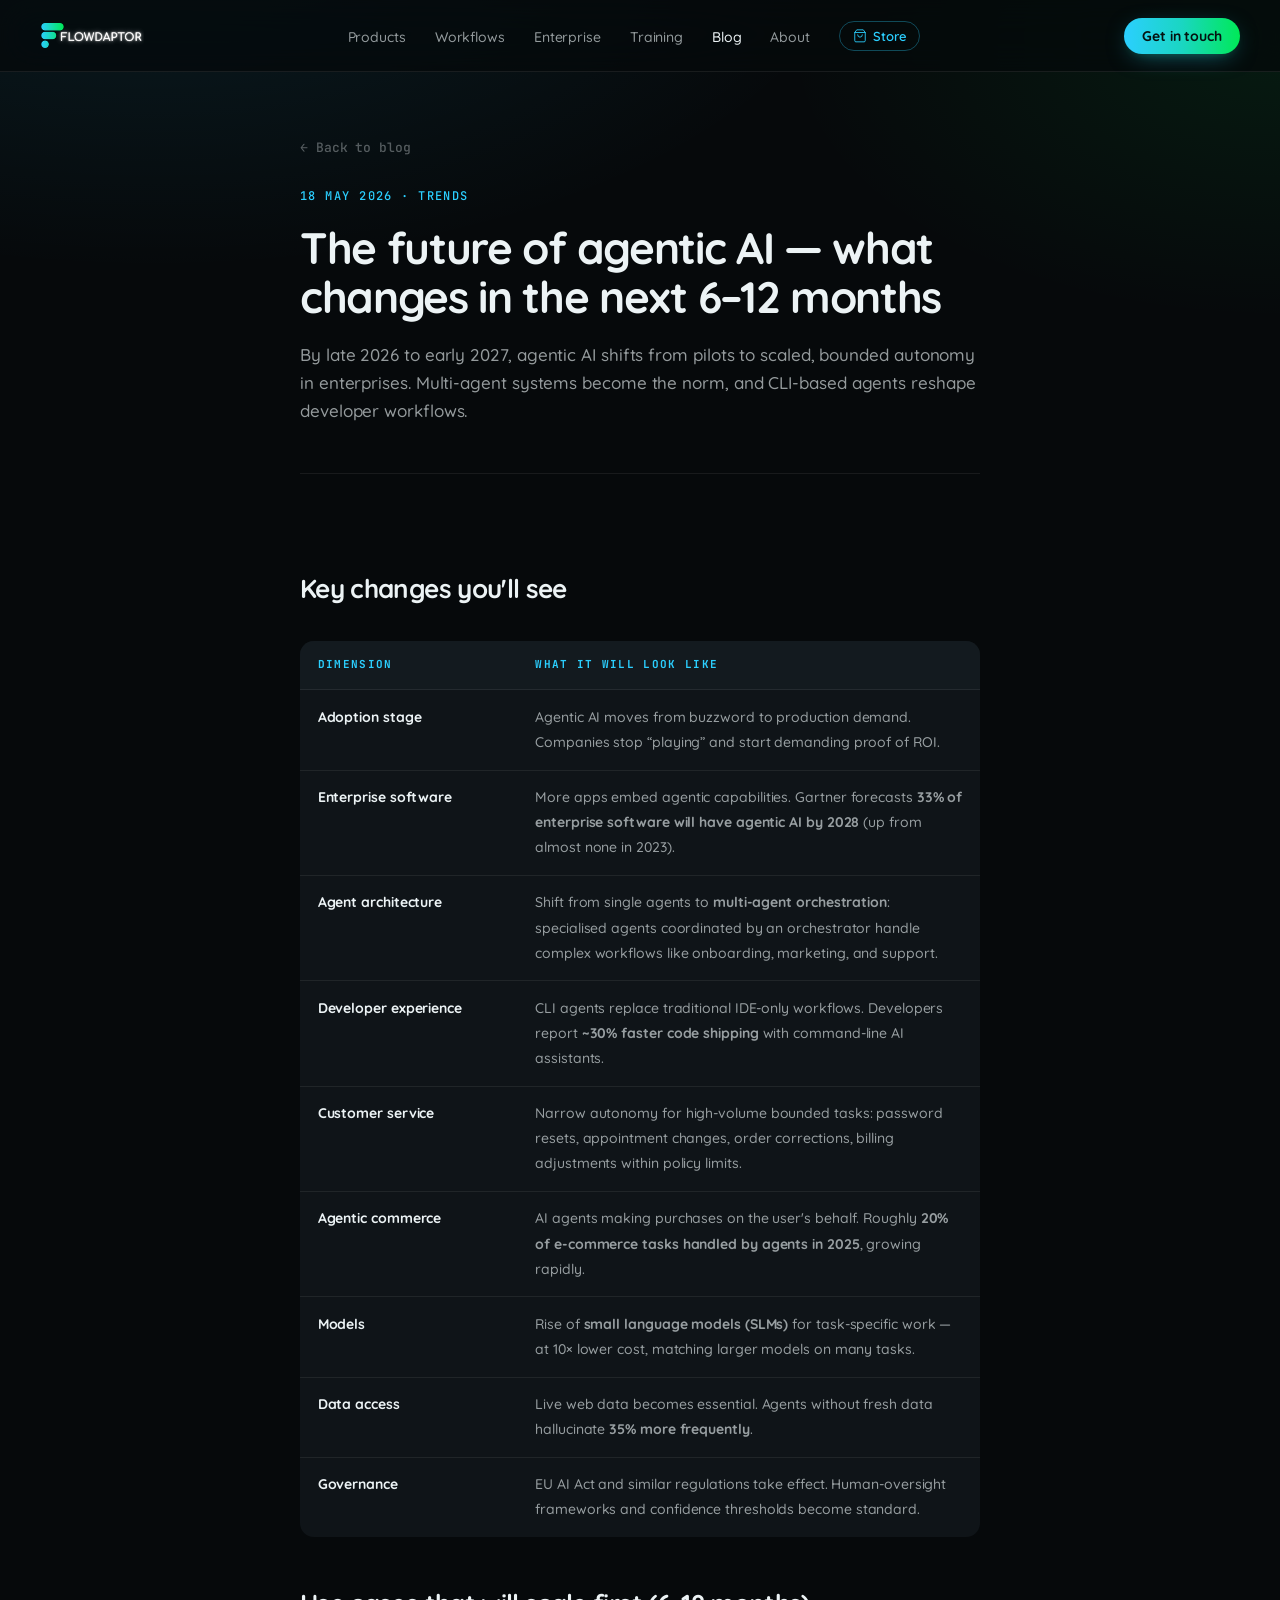
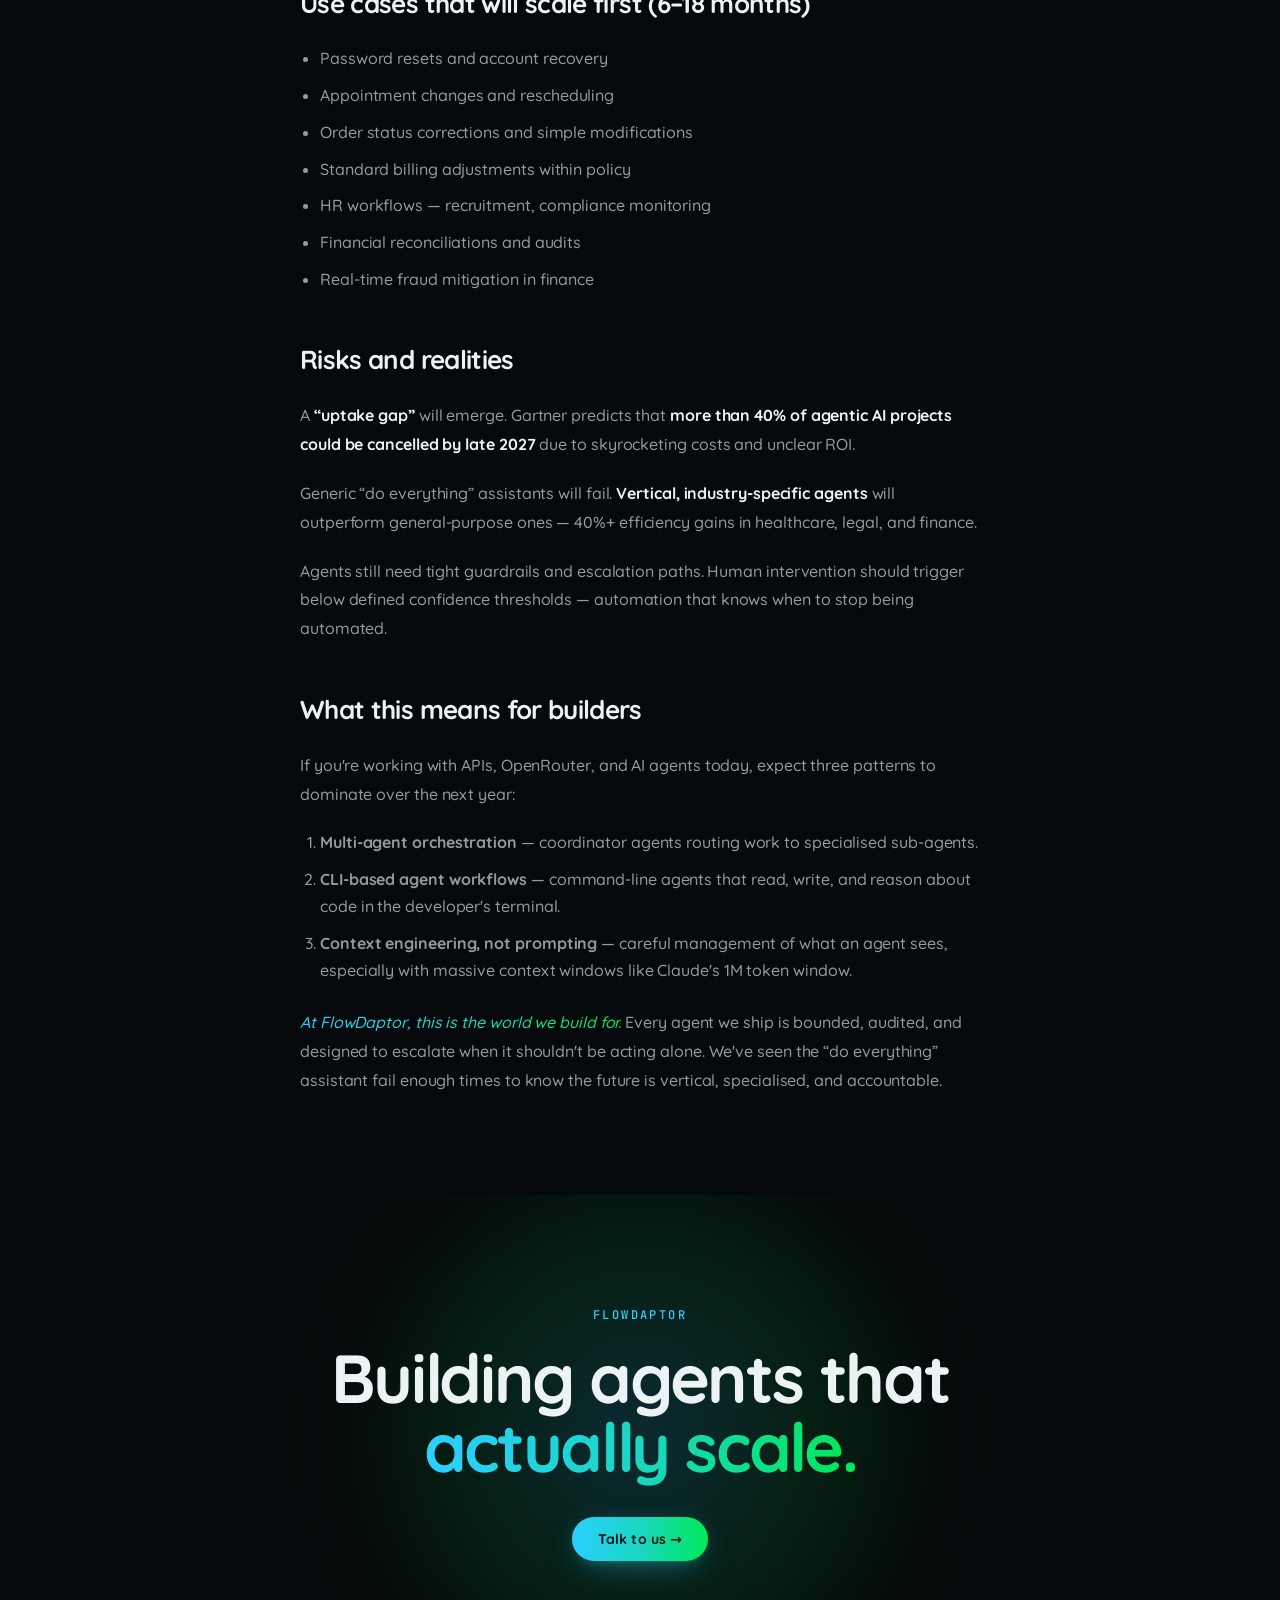
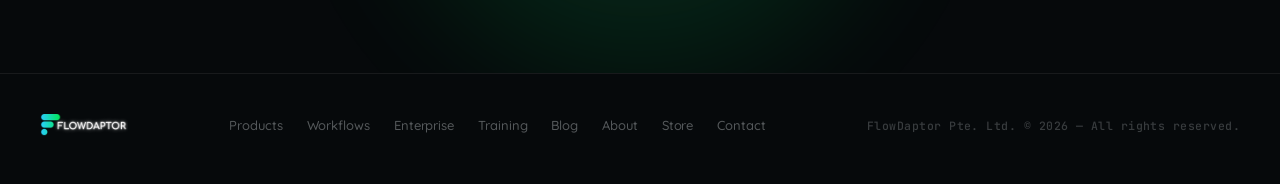
<file: blog/the-future-of-agentic-ai/index.html>
<!DOCTYPE html>
<html lang="en">
<head>
  <meta charset="UTF-8" />
  <meta name="viewport" content="width=device-width, initial-scale=1.0" />
  <title>The future of agentic AI — FlowDaptor Blog</title>
  <meta name="description" content="By late 2026 / early 2027, agentic AI shifts from pilots to scaled, bounded autonomy. Multi-agent systems become the norm, CLI-based agents reshape developer workflows." />
  <link rel="stylesheet" href="../../assets/site.css?v=1779383480" />
</head>
<body>

  <nav class="fd-nav">
    <a href="../../index.html" class="fd-logo"><img src="../../assets/flowdaptor-logo-small.png" alt="FlowDaptor" /></a>
    <ul class="fd-nav-links">
      <li><a href="../../products/index.html">Products</a></li>
      <li><a href="../../workflow/index.html">Workflows</a></li>
      <li><a href="../../enterprise/index.html">Enterprise</a></li>
      <li><a href="../../training/index.html">Training</a></li>
      <li><a href="../../blog/index.html" class="active">Blog</a></li>
      <li><a href="../../about/index.html">About</a></li>
      <li>
        <a href="../../store/index.html" class="store-link">
          <svg xmlns="http://www.w3.org/2000/svg" viewBox="0 0 24 24" fill="none" stroke="currentColor" stroke-width="1.5" stroke-linecap="round" stroke-linejoin="round" style="width:14px;height:14px;"><path d="M6 2 3 6v14a2 2 0 0 0 2 2h14a2 2 0 0 0 2-2V6l-3-4z"/><line x1="3" y1="6" x2="21" y2="6"/><path d="M16 10a4 4 0 0 1-8 0"/></svg>
          Store
        </a>
      </li>
    </ul>
    <a class="fd-nav-cta" href="../../contact/index.html">Get in touch</a>
  </nav>

  <article class="fd-article">
    <header class="fd-article-head">
      <a class="fd-article-back" href="../index.html">← Back to blog</a>
      <div class="fd-article-date">18 May 2026 · Trends</div>
      <h1>The future of agentic AI — what changes in the next 6–12 months</h1>
      <p class="fd-article-sub">By late 2026 to early 2027, agentic AI shifts from pilots to scaled, bounded autonomy in enterprises. Multi-agent systems become the norm, and CLI-based agents reshape developer workflows.</p>
    </header>

    <div class="fd-article-body">

      <h2>Key changes you'll see</h2>
      <table>
        <thead>
          <tr><th>Dimension</th><th>What it will look like</th></tr>
        </thead>
        <tbody>
          <tr>
            <td>Adoption stage</td>
            <td>Agentic AI moves from buzzword to production demand. Companies stop &ldquo;playing&rdquo; and start demanding proof of ROI.</td>
          </tr>
          <tr>
            <td>Enterprise software</td>
            <td>More apps embed agentic capabilities. Gartner forecasts <strong>33% of enterprise software will have agentic AI by 2028</strong> (up from almost none in 2023).</td>
          </tr>
          <tr>
            <td>Agent architecture</td>
            <td>Shift from single agents to <strong>multi-agent orchestration</strong>: specialised agents coordinated by an orchestrator handle complex workflows like onboarding, marketing, and support.</td>
          </tr>
          <tr>
            <td>Developer experience</td>
            <td>CLI agents replace traditional IDE-only workflows. Developers report <strong>~30% faster code shipping</strong> with command-line AI assistants.</td>
          </tr>
          <tr>
            <td>Customer service</td>
            <td>Narrow autonomy for high-volume bounded tasks: password resets, appointment changes, order corrections, billing adjustments within policy limits.</td>
          </tr>
          <tr>
            <td>Agentic commerce</td>
            <td>AI agents making purchases on the user's behalf. Roughly <strong>20% of e-commerce tasks handled by agents in 2025</strong>, growing rapidly.</td>
          </tr>
          <tr>
            <td>Models</td>
            <td>Rise of <strong>small language models (SLMs)</strong> for task-specific work — at 10× lower cost, matching larger models on many tasks.</td>
          </tr>
          <tr>
            <td>Data access</td>
            <td>Live web data becomes essential. Agents without fresh data hallucinate <strong>35% more frequently</strong>.</td>
          </tr>
          <tr>
            <td>Governance</td>
            <td>EU AI Act and similar regulations take effect. Human-oversight frameworks and confidence thresholds become standard.</td>
          </tr>
        </tbody>
      </table>

      <h2>Use cases that will scale first (6–18 months)</h2>
      <ul>
        <li>Password resets and account recovery</li>
        <li>Appointment changes and rescheduling</li>
        <li>Order status corrections and simple modifications</li>
        <li>Standard billing adjustments within policy</li>
        <li>HR workflows — recruitment, compliance monitoring</li>
        <li>Financial reconciliations and audits</li>
        <li>Real-time fraud mitigation in finance</li>
      </ul>

      <h2>Risks and realities</h2>
      <p>A <strong>&ldquo;uptake gap&rdquo;</strong> will emerge. Gartner predicts that <strong>more than 40% of agentic AI projects could be cancelled by late 2027</strong> due to skyrocketing costs and unclear ROI.</p>
      <p>Generic &ldquo;do everything&rdquo; assistants will fail. <strong>Vertical, industry-specific agents</strong> will outperform general-purpose ones — 40%+ efficiency gains in healthcare, legal, and finance.</p>
      <p>Agents still need tight guardrails and escalation paths. Human intervention should trigger below defined confidence thresholds — automation that knows when to stop being automated.</p>

      <h2>What this means for builders</h2>
      <p>If you're working with APIs, OpenRouter, and AI agents today, expect three patterns to dominate over the next year:</p>
      <ol>
        <li><strong>Multi-agent orchestration</strong> — coordinator agents routing work to specialised sub-agents.</li>
        <li><strong>CLI-based agent workflows</strong> — command-line agents that read, write, and reason about code in the developer's terminal.</li>
        <li><strong>Context engineering, not prompting</strong> — careful management of what an agent sees, especially with massive context windows like Claude's 1M token window.</li>
      </ol>

      <p><em>At FlowDaptor, this is the world we build for.</em> Every agent we ship is bounded, audited, and designed to escalate when it shouldn't be acting alone. We've seen the &ldquo;do everything&rdquo; assistant fail enough times to know the future is vertical, specialised, and accountable.</p>

    </div>
  </article>

  <section class="fd-cta">
    <div class="fd-cta-inner">
      <div class="fd-cta-sub">FlowDaptor</div>
      <h2>Building agents that<br><em>actually scale.</em></h2>
      <a class="fd-btn-primary" href="../../contact/index.html">Talk to us →</a>
    </div>
  </section>

  <footer class="fd-footer">
    <div class="fd-footer-logo"><img src="../../assets/flowdaptor-logo-small.png" alt="FlowDaptor" /></div>
    <div class="fd-footer-links">
      <a href="../../products/index.html">Products</a>
      <a href="../../workflow/index.html">Workflows</a>
      <a href="../../enterprise/index.html">Enterprise</a>
      <a href="../../training/index.html">Training</a>
      <a href="../../blog/index.html">Blog</a>
      <a href="../../about/index.html">About</a>
      <a href="../../store/index.html">Store</a>
      <a href="../../contact/index.html">Contact</a>
    </div>
    <div class="fd-footer-copy">FlowDaptor Pte. Ltd. © 2026 — All rights reserved.</div>
  </footer>

</body>
</html>
</file>
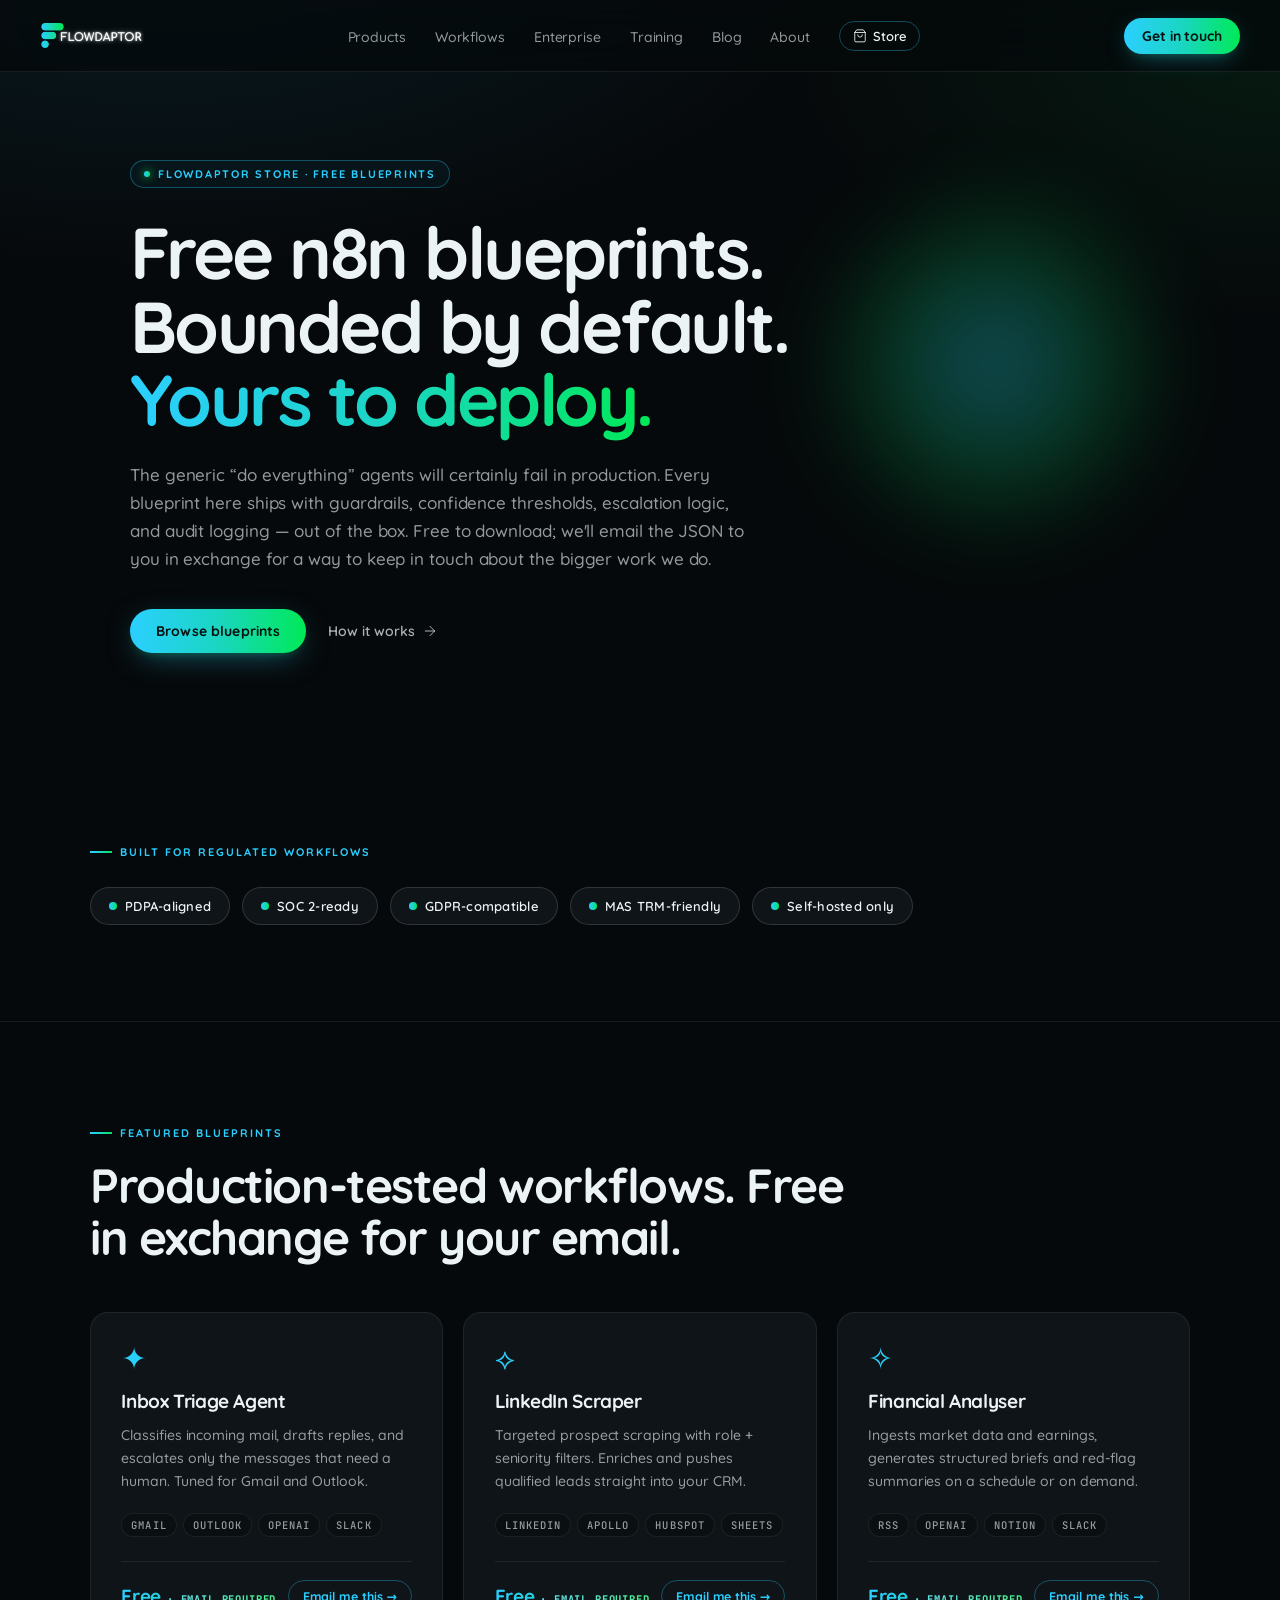
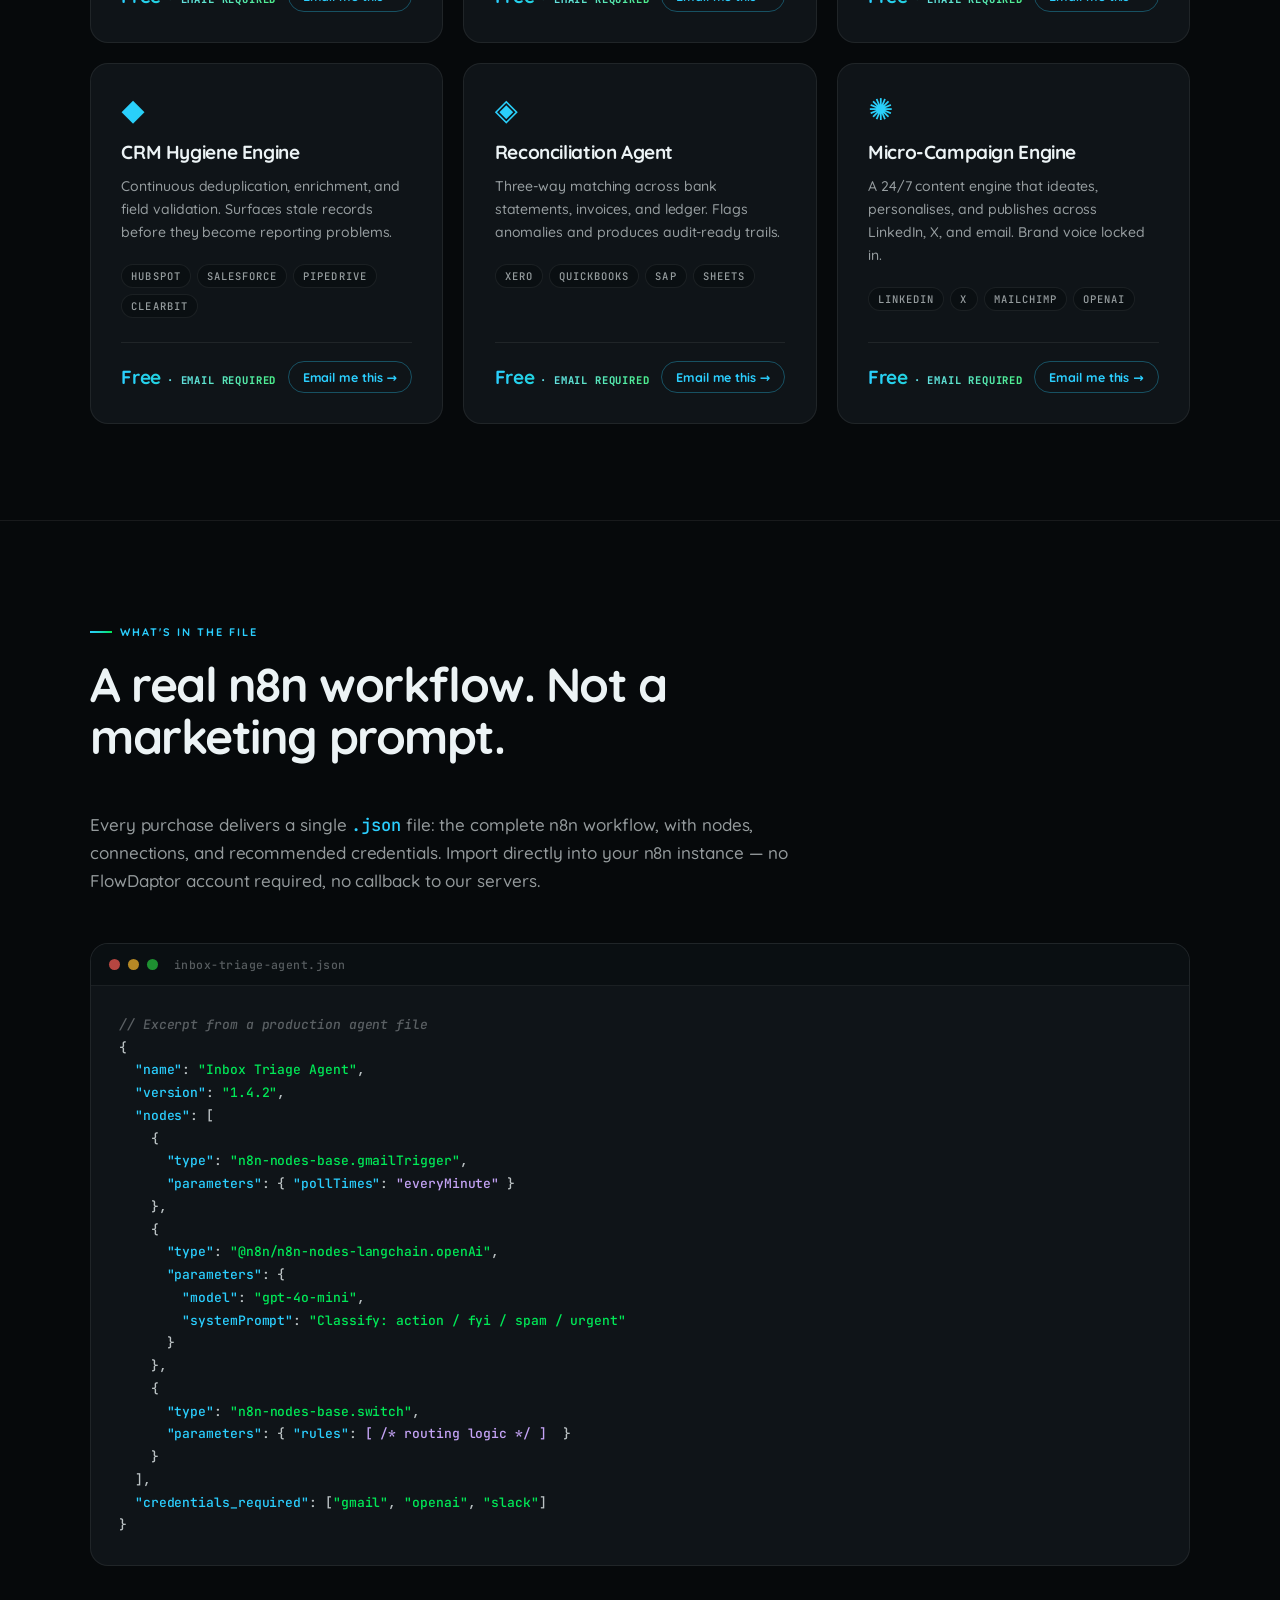
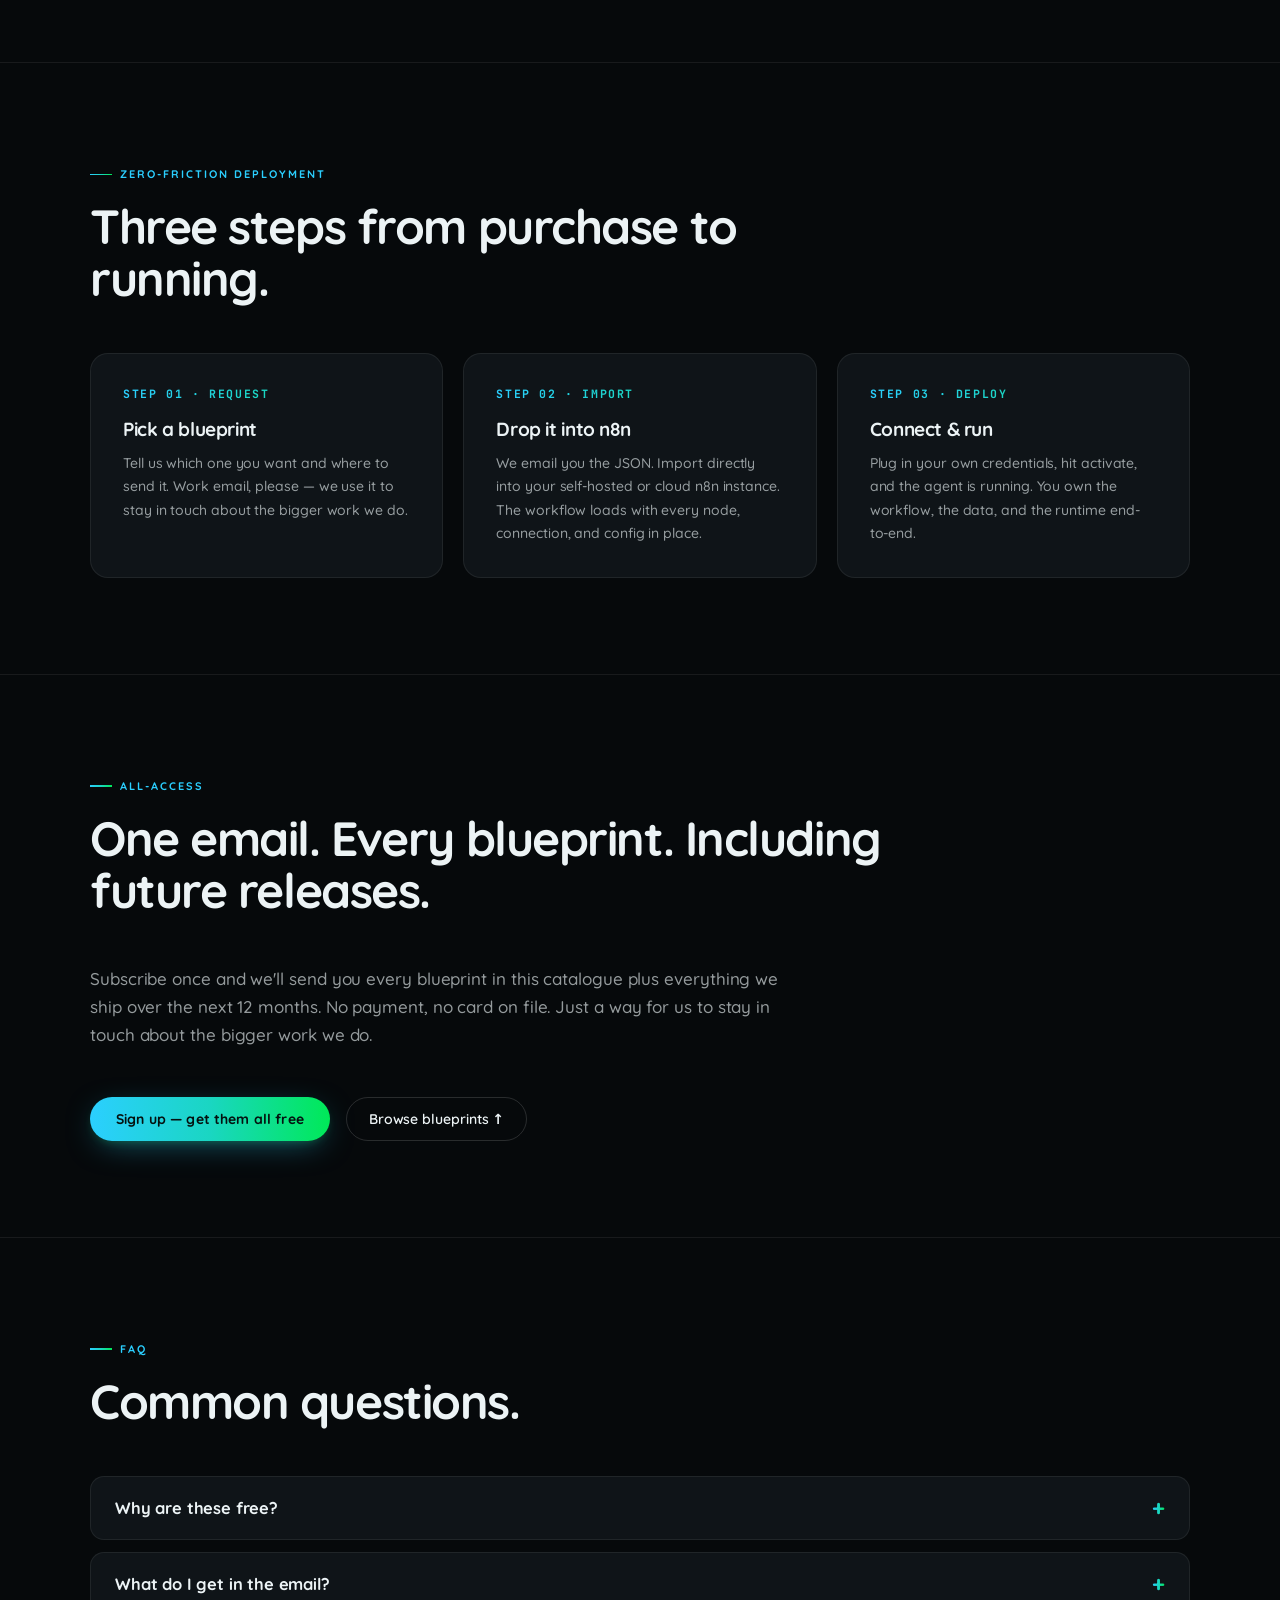
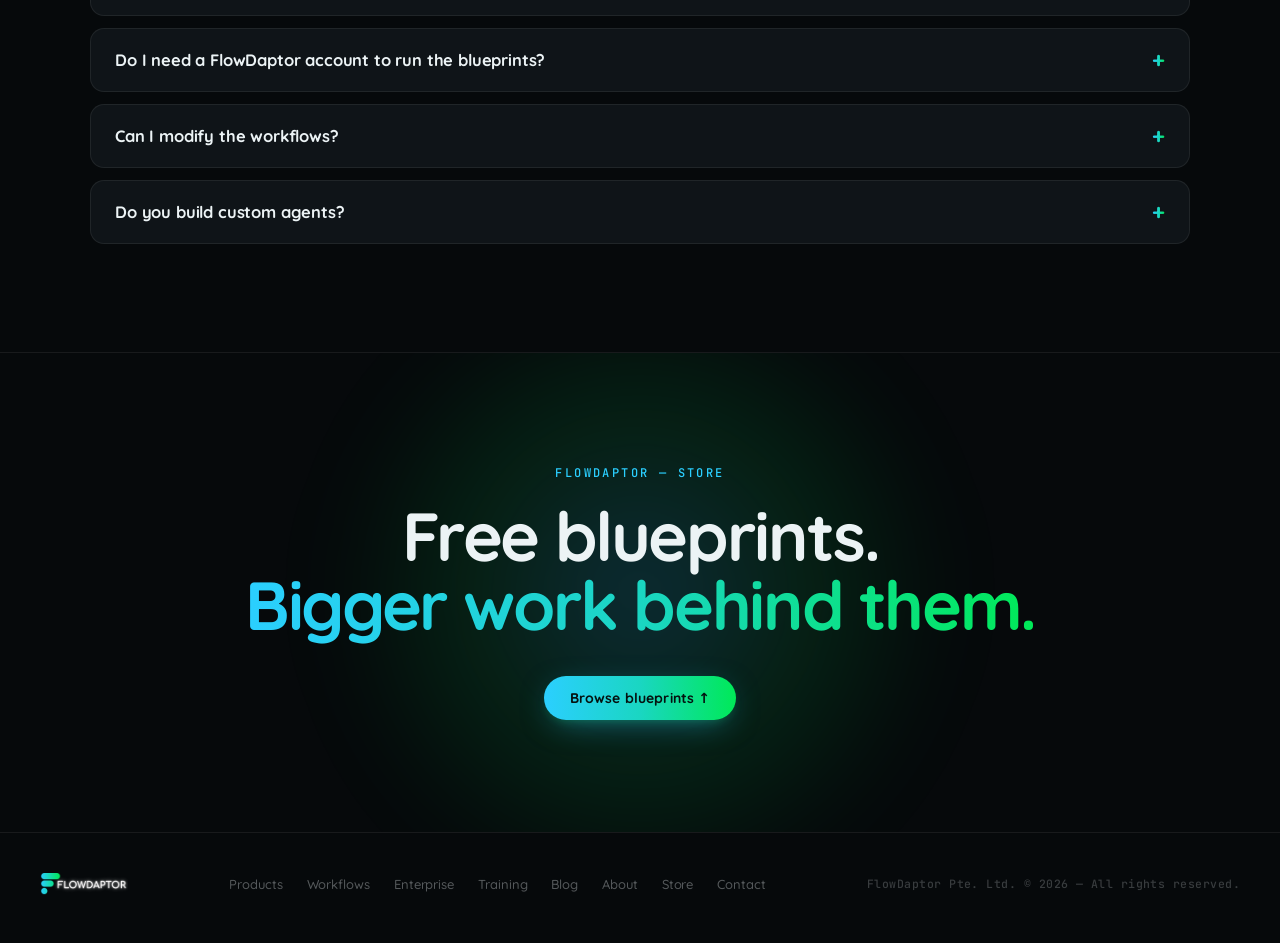
<file: store/storeindex.html>
<!DOCTYPE html>
<html lang="en">
<head>
  <meta charset="UTF-8" />
  <meta name="viewport" content="width=device-width, initial-scale=1.0" />
  <title>Store — FlowDaptor</title>
  <meta name="description" content="Free n8n blueprints with guardrails, escalation logic, and audit trails baked in. Email-gated downloads from FlowDaptor." />
  <link rel="stylesheet" href="../assets/site.css" />
</head>
<body>

  <nav class="fd-nav">
    <a href="../index.html" class="fd-logo"><img src="../assets/flowdaptor-logo-small.png" alt="FlowDaptor" /></a>
    <ul class="fd-nav-links">
      <li><a href="../products/index.html">Products</a></li>
      <li><a href="../workflow/index.html">Workflows</a></li>
      <li><a href="../enterprise/index.html">Enterprise</a></li>
      <li><a href="../training/index.html">Training</a></li>
      <li><a href="../blog/index.html">Blog</a></li>
      <li><a href="../about/index.html">About</a></li>
      <li>
        <a href="../store/storeindex.html" class="store-link active">
          <svg xmlns="http://www.w3.org/2000/svg" viewBox="0 0 24 24" fill="none" stroke="currentColor" stroke-width="1.5" stroke-linecap="round" stroke-linejoin="round" style="width:14px;height:14px;"><path d="M6 2 3 6v14a2 2 0 0 0 2 2h14a2 2 0 0 0 2-2V6l-3-4z"/><line x1="3" y1="6" x2="21" y2="6"/><path d="M16 10a4 4 0 0 1-8 0"/></svg>
          Store
        </a>
      </li>
    </ul>
    <a class="fd-nav-cta" href="../contact/index.html">Get in touch</a>
  </nav>

  <section class="fd-hero">
    <div class="fd-hero-top single">
      <div>
        <div class="fd-tag">FlowDaptor Store · Free Blueprints</div>
        <h1>Free n8n blueprints.<br>Bounded by default.<br><em>Yours to deploy.</em></h1>
        <p>The generic &ldquo;do everything&rdquo; agents will certainly fail in production. Every blueprint here ships with guardrails, confidence thresholds, escalation logic, and audit logging — out of the box. Free to download; we'll email the JSON to you in exchange for a way to keep in touch about the bigger work we do.</p>
        <div class="fd-hero-btns">
          <a class="fd-btn-primary" href="#agents">Browse blueprints</a>
          <a class="fd-btn-ghost" href="#how-it-works">
            How it works
            <svg xmlns="http://www.w3.org/2000/svg" viewBox="0 0 24 24" fill="none" stroke-width="1.5" stroke-linecap="round" stroke-linejoin="round"><line x1="5" y1="12" x2="19" y2="12"/><polyline points="12 5 19 12 12 19"/></svg>
          </a>
        </div>
      </div>
    </div>
  </section>

  <!-- COMPLIANCE BADGES -->
  <section class="fd-section">
    <div class="fd-section-inner">
      <div class="fd-section-label">Built for regulated workflows</div>
      <div class="fd-badges">
        <div class="fd-badge">PDPA-aligned</div>
        <div class="fd-badge">SOC 2-ready</div>
        <div class="fd-badge">GDPR-compatible</div>
        <div class="fd-badge">MAS TRM-friendly</div>
        <div class="fd-badge">Self-hosted only</div>
      </div>
    </div>
  </section>

  <!-- AGENTS GRID -->
  <section class="fd-section" id="agents">
    <div class="fd-section-inner">
      <div class="fd-section-label">Featured blueprints</div>
      <h2 class="fd-section-heading">Production-tested workflows. Free in exchange for your email.</h2>

      <div class="fd-products">
        <div class="fd-product">
          <div class="fd-product-glyph">✦</div>
          <h3>Inbox Triage Agent</h3>
          <div class="fd-product-desc">Classifies incoming mail, drafts replies, and escalates only the messages that need a human. Tuned for Gmail and Outlook.</div>
          <div class="fd-product-platforms">
            <span>Gmail</span>
            <span>Outlook</span>
            <span>OpenAI</span>
            <span>Slack</span>
          </div>
          <div class="fd-product-foot">
            <div class="fd-product-price">Free<span>· email required</span></div>
            <a class="fd-product-cta" href="../contact/index.html">Email me this →</a>
          </div>
        </div>

        <div class="fd-product">
          <div class="fd-product-glyph">⟡</div>
          <h3>LinkedIn Scraper</h3>
          <div class="fd-product-desc">Targeted prospect scraping with role + seniority filters. Enriches and pushes qualified leads straight into your CRM.</div>
          <div class="fd-product-platforms">
            <span>LinkedIn</span>
            <span>Apollo</span>
            <span>HubSpot</span>
            <span>Sheets</span>
          </div>
          <div class="fd-product-foot">
            <div class="fd-product-price">Free<span>· email required</span></div>
            <a class="fd-product-cta" href="../contact/index.html">Email me this →</a>
          </div>
        </div>

        <div class="fd-product">
          <div class="fd-product-glyph">✧</div>
          <h3>Financial Analyser</h3>
          <div class="fd-product-desc">Ingests market data and earnings, generates structured briefs and red-flag summaries on a schedule or on demand.</div>
          <div class="fd-product-platforms">
            <span>RSS</span>
            <span>OpenAI</span>
            <span>Notion</span>
            <span>Slack</span>
          </div>
          <div class="fd-product-foot">
            <div class="fd-product-price">Free<span>· email required</span></div>
            <a class="fd-product-cta" href="../contact/index.html">Email me this →</a>
          </div>
        </div>

        <div class="fd-product">
          <div class="fd-product-glyph">◆</div>
          <h3>CRM Hygiene Engine</h3>
          <div class="fd-product-desc">Continuous deduplication, enrichment, and field validation. Surfaces stale records before they become reporting problems.</div>
          <div class="fd-product-platforms">
            <span>HubSpot</span>
            <span>Salesforce</span>
            <span>Pipedrive</span>
            <span>Clearbit</span>
          </div>
          <div class="fd-product-foot">
            <div class="fd-product-price">Free<span>· email required</span></div>
            <a class="fd-product-cta" href="../contact/index.html">Email me this →</a>
          </div>
        </div>

        <div class="fd-product">
          <div class="fd-product-glyph">◈</div>
          <h3>Reconciliation Agent</h3>
          <div class="fd-product-desc">Three-way matching across bank statements, invoices, and ledger. Flags anomalies and produces audit-ready trails.</div>
          <div class="fd-product-platforms">
            <span>Xero</span>
            <span>QuickBooks</span>
            <span>SAP</span>
            <span>Sheets</span>
          </div>
          <div class="fd-product-foot">
            <div class="fd-product-price">Free<span>· email required</span></div>
            <a class="fd-product-cta" href="../contact/index.html">Email me this →</a>
          </div>
        </div>

        <div class="fd-product">
          <div class="fd-product-glyph">✺</div>
          <h3>Micro-Campaign Engine</h3>
          <div class="fd-product-desc">A 24/7 content engine that ideates, personalises, and publishes across LinkedIn, X, and email. Brand voice locked in.</div>
          <div class="fd-product-platforms">
            <span>LinkedIn</span>
            <span>X</span>
            <span>Mailchimp</span>
            <span>OpenAI</span>
          </div>
          <div class="fd-product-foot">
            <div class="fd-product-price">Free<span>· email required</span></div>
            <a class="fd-product-cta" href="../contact/index.html">Email me this →</a>
          </div>
        </div>
      </div>
    </div>
  </section>

  <!-- WHAT YOU GET / JSON SAMPLE -->
  <section class="fd-section">
    <div class="fd-section-inner">
      <div class="fd-section-label">What's in the file</div>
      <h2 class="fd-section-heading">A real n8n workflow. Not a marketing prompt.</h2>
      <p class="fd-section-lead">Every purchase delivers a single <code style="color:var(--acc);">.json</code> file: the complete n8n workflow, with nodes, connections, and recommended credentials. Import directly into your n8n instance — no FlowDaptor account required, no callback to our servers.</p>

      <div class="fd-code">
        <div class="fd-code-bar">
          <span class="fd-code-dot"></span>
          <span class="fd-code-dot"></span>
          <span class="fd-code-dot"></span>
          <span class="fd-code-name">inbox-triage-agent.json</span>
        </div>
<pre><span class="c">// Excerpt from a production agent file</span>
{
  <span class="k">"name"</span>: <span class="s">"Inbox Triage Agent"</span>,
  <span class="k">"version"</span>: <span class="s">"1.4.2"</span>,
  <span class="k">"nodes"</span>: [
    {
      <span class="k">"type"</span>: <span class="s">"n8n-nodes-base.gmailTrigger"</span>,
      <span class="k">"parameters"</span>: { <span class="k">"pollTimes"</span>: <span class="n">"everyMinute"</span> }
    },
    {
      <span class="k">"type"</span>: <span class="s">"@n8n/n8n-nodes-langchain.openAi"</span>,
      <span class="k">"parameters"</span>: {
        <span class="k">"model"</span>: <span class="s">"gpt-4o-mini"</span>,
        <span class="k">"systemPrompt"</span>: <span class="s">"Classify: action / fyi / spam / urgent"</span>
      }
    },
    {
      <span class="k">"type"</span>: <span class="s">"n8n-nodes-base.switch"</span>,
      <span class="k">"parameters"</span>: { <span class="k">"rules"</span>: <span class="n">[ /* routing logic */ ] </span> }
    }
  ],
  <span class="k">"credentials_required"</span>: [<span class="s">"gmail"</span>, <span class="s">"openai"</span>, <span class="s">"slack"</span>]
}</pre>
      </div>
    </div>
  </section>

  <!-- HOW IT WORKS -->
  <section class="fd-section" id="how-it-works">
    <div class="fd-section-inner">
      <div class="fd-section-label">Zero-friction deployment</div>
      <h2 class="fd-section-heading">Three steps from purchase to running.</h2>
      <div class="fd-deploy">
        <div class="fd-deploy-cell">
          <div class="fd-deploy-num">Step 01 · Request</div>
          <h3>Pick a blueprint</h3>
          <p>Tell us which one you want and where to send it. Work email, please — we use it to stay in touch about the bigger work we do.</p>
        </div>
        <div class="fd-deploy-cell">
          <div class="fd-deploy-num">Step 02 · Import</div>
          <h3>Drop it into n8n</h3>
          <p>We email you the JSON. Import directly into your self-hosted or cloud n8n instance. The workflow loads with every node, connection, and config in place.</p>
        </div>
        <div class="fd-deploy-cell">
          <div class="fd-deploy-num">Step 03 · Deploy</div>
          <h3>Connect &amp; run</h3>
          <p>Plug in your own credentials, hit activate, and the agent is running. You own the workflow, the data, and the runtime end-to-end.</p>
        </div>
      </div>
    </div>
  </section>

  <!-- ALL-ACCESS -->
  <section class="fd-section">
    <div class="fd-section-inner">
      <div class="fd-section-label">All-access</div>
      <h2 class="fd-section-heading">One email. Every blueprint. Including future releases.</h2>
      <p class="fd-section-lead">Subscribe once and we'll send you every blueprint in this catalogue plus everything we ship over the next 12 months. No payment, no card on file. Just a way for us to stay in touch about the bigger work we do.</p>
      <div class="fd-hero-btns">
        <a class="fd-btn-primary" href="../contact/index.html">Sign up — get them all free</a>
        <a class="fd-btn-secondary" href="#agents">Browse blueprints ↑</a>
      </div>
    </div>
  </section>

  <!-- FAQ -->
  <section class="fd-section">
    <div class="fd-section-inner">
      <div class="fd-section-label">FAQ</div>
      <h2 class="fd-section-heading">Common questions.</h2>
      <div class="fd-faq">
        <details>
          <summary>Why are these free?</summary>
          <p>The generic agent JSON market is going to be commoditised within 12 months. The real work — bespoke vertical agents and enterprise engagements — is where we focus. The blueprints are a way for you to see how we build, and for us to stay in touch.</p>
        </details>
        <details>
          <summary>What do I get in the email?</summary>
          <p>The JSON file, a setup guide, and a credential checklist. No newsletter spam — we'll only email about new releases and the kind of work we think you'd care about, given what you downloaded.</p>
        </details>
        <details>
          <summary>Do I need a FlowDaptor account to run the blueprints?</summary>
          <p>No. There's no FlowDaptor login, no telemetry, and no callback. The agent talks to the services you configure — never back to us.</p>
        </details>
        <details>
          <summary>Can I modify the workflows?</summary>
          <p>Yes. The licence explicitly allows modification. Adapt the nodes, swap models, change routing — it's your workflow once it's in your n8n instance.</p>
        </details>
        <details>
          <summary>Do you build custom agents?</summary>
          <p>Yes — that's most of what we do. See the <a href="../workflow/index.html" style="color:var(--acc);">workflow library</a> for catalogue builds, or the <a href="../enterprise/index.html" style="color:var(--acc);">enterprise page</a> for embedded engagements.</p>
        </details>
      </div>
    </div>
  </section>

  <!-- CTA -->
  <section class="fd-cta">
    <div class="fd-cta-inner">
      <div class="fd-cta-sub">FlowDaptor — Store</div>
      <h2>Free blueprints.<br><em>Bigger work behind them.</em></h2>
      <a class="fd-btn-primary" href="#agents">Browse blueprints ↑</a>
    </div>
  </section>

  <footer class="fd-footer">
    <div class="fd-footer-logo"><img src="../assets/flowdaptor-logo-small.png" alt="FlowDaptor" /></div>
    <div class="fd-footer-links">
      <a href="../products/index.html">Products</a>
      <a href="../workflow/index.html">Workflows</a>
      <a href="../enterprise/index.html">Enterprise</a>
      <a href="../training/index.html">Training</a>
      <a href="../blog/index.html">Blog</a>
      <a href="../about/index.html">About</a>
      <a href="../store/storeindex.html">Store</a>
      <a href="../contact/index.html">Contact</a>
    </div>
    <div class="fd-footer-copy">FlowDaptor Pte. Ltd. © 2026 — All rights reserved.</div>
  </footer>

</body>
</html>
</file>
<file: assets/site.css>
/* ─────────────────────────────────────────────────────────────
   FLOWDAPTOR — full site stylesheet
   Brand: cyan #2BCFFF → green #00E957, rounded sans
   ───────────────────────────────────────────────────────────── */

@import url('https://fonts.googleapis.com/css2?family=Quicksand:wght@400;500;600;700&family=JetBrains+Mono:wght@400;500&display=swap');

*, *::before, *::after { box-sizing: border-box; margin: 0; padding: 0; }

:root {
  /* Brand gradient stops */
  --brand-blue: #2BCFFF;
  --brand-green: #00E957;
  --brand-mid: #1ad6c2;
  --brand-grad: linear-gradient(90deg, #2BCFFF 0%, #1ad6c2 50%, #00E957 100%);
  --brand-grad-soft: linear-gradient(135deg, rgba(43,207,255,0.18), rgba(0,233,87,0.18));
  --brand-grad-vert: linear-gradient(180deg, #2BCFFF 0%, #00E957 100%);

  /* Accent (cyan, used as a single tone where gradient is too busy) */
  --acc: #2BCFFF;
  --acc-2: #00E957;
  --acc-dim: rgba(43,207,255,0.10);
  --acc-border: rgba(43,207,255,0.32);
  --acc-text: #051210;

  /* Surfaces — cool-tinted dark */
  --bg: #06090b;
  --bg-2: #0a0f12;
  --surface: #0f1418;
  --surface-2: #131a1f;
  --surface-3: #182025;
  --border: rgba(255,255,255,0.07);
  --border-strong: rgba(255,255,255,0.14);
  --border-nav: rgba(255,255,255,0.08);

  /* Text */
  --text-primary: #ecf3f5;
  --text-secondary: rgba(236,243,245,0.62);
  --text-muted: rgba(236,243,245,0.34);
  --text-dim: rgba(236,243,245,0.22);

  --font-head: 'Quicksand', 'Arial Rounded MT Bold', 'Nunito', system-ui, sans-serif;
  --font: 'Quicksand', 'Arial Rounded MT Bold', 'Nunito', system-ui, sans-serif;
  --font-mono: 'JetBrains Mono', Menlo, Monaco, Consolas, monospace;
}

html { scroll-behavior: smooth; }

body {
  font-family: var(--font);
  font-weight: 500;
  background: var(--bg);
  color: var(--text-primary);
  overflow-x: hidden;
  -webkit-font-smoothing: antialiased;
  -moz-osx-font-smoothing: grayscale;
  letter-spacing: -0.005em;
  background-image:
    radial-gradient(1200px 600px at 12% -10%, rgba(43,207,255,0.10), transparent 60%),
    radial-gradient(900px 500px at 100% 5%, rgba(0,233,87,0.08), transparent 55%),
    linear-gradient(180deg, #06090b 0%, #06090b 100%);
  background-attachment: fixed;
}

a { text-decoration: none; color: inherit; }

::selection { background: rgba(43,207,255,0.25); color: #fff; }

/* ── Utility ── */
.fd-gradient-text,
em.fd-grad {
  background: var(--brand-grad);
  -webkit-background-clip: text;
  background-clip: text;
  color: transparent;
  -webkit-text-fill-color: transparent;
}
code { font-family: var(--font-mono); }

/* ─────────────────────────────────────────────────────────────
   NAV
   ───────────────────────────────────────────────────────────── */
.fd-nav {
  display: flex;
  align-items: center;
  justify-content: space-between;
  gap: 1.5rem;
  padding: 1.1rem 2.5rem;
  border-bottom: 0.5px solid var(--border-nav);
  position: sticky;
  top: 0;
  z-index: 100;
  background: rgba(6,9,11,0.78);
  backdrop-filter: blur(18px) saturate(140%);
  -webkit-backdrop-filter: blur(18px) saturate(140%);
}
.fd-logo {
  font-weight: 700;
  color: var(--text-primary);
  display: inline-flex;
  align-items: center;
}
.fd-logo img { height: 26px; width: auto; display: block; }
.fd-nav-links {
  display: flex;
  gap: 1.8rem;
  list-style: none;
  align-items: center;
}
.fd-nav-links a {
  color: rgba(236,243,245,0.62);
  font-size: 14px;
  font-weight: 500;
  transition: color 0.2s;
}
.fd-nav-links a:hover,
.fd-nav-links a.active { color: var(--text-primary); }
.fd-nav-links .store-link {
  color: var(--brand-blue);
  border: 1px solid var(--acc-border);
  padding: 6px 13px;
  border-radius: 999px;
  font-size: 13px;
  font-weight: 600;
  display: inline-flex;
  align-items: center;
  gap: 6px;
  transition: background 0.2s, border-color 0.2s;
}
.fd-nav-links .store-link:hover {
  background: var(--acc-dim);
  border-color: rgba(43,207,255,0.55);
  color: var(--brand-blue);
}
.fd-nav-cta {
  background: var(--brand-grad);
  color: var(--acc-text);
  font-size: 14px;
  font-weight: 700;
  padding: 9px 18px;
  border-radius: 999px;
  white-space: nowrap;
  transition: transform 0.2s, filter 0.2s;
  box-shadow: 0 6px 24px -8px rgba(43,207,255,0.55), 0 4px 12px -8px rgba(0,233,87,0.45);
}
.fd-nav-cta:hover { filter: brightness(1.05); transform: translateY(-1px); }

/* ─────────────────────────────────────────────────────────────
   HERO
   ───────────────────────────────────────────────────────────── */
.fd-hero {
  position: relative;
  padding: 5.5rem 2.5rem 2rem;
  max-width: 1100px;
  margin: 0 auto;
}
.fd-hero::before {
  content: "";
  position: absolute;
  top: 2rem;
  right: -4rem;
  width: 520px;
  height: 520px;
  background: radial-gradient(closest-side, rgba(43,207,255,0.35), rgba(0,233,87,0.18) 45%, transparent 70%);
  filter: blur(40px);
  pointer-events: none;
  z-index: -1;
}
.fd-hero-top {
  display: grid;
  grid-template-columns: 1.1fr 1fr;
  gap: 3rem;
  align-items: center;
  padding-bottom: 3.5rem;
}
.fd-hero-top.single { grid-template-columns: 1fr; max-width: 820px; padding-bottom: 3.5rem; }
.fd-hero-top > img { border-radius: 18px; border: 1px solid var(--border); }

.fd-tag {
  display: inline-flex;
  align-items: center;
  gap: 0.5rem;
  font-size: 11px;
  font-weight: 700;
  letter-spacing: 0.16em;
  text-transform: uppercase;
  color: var(--brand-blue);
  border: 1px solid var(--acc-border);
  padding: 6px 13px;
  border-radius: 999px;
  margin-bottom: 1.75rem;
  background: rgba(43,207,255,0.04);
}
.fd-tag::before {
  content: "";
  width: 6px;
  height: 6px;
  border-radius: 50%;
  background: var(--brand-grad);
  box-shadow: 0 0 8px var(--brand-green);
}
.fd-hero h1 {
  font-family: var(--font-head);
  font-size: clamp(40px, 6.5vw, 72px);
  font-weight: 700;
  line-height: 1.02;
  letter-spacing: -0.035em;
  color: var(--text-primary);
  margin-bottom: 1.5rem;
}
.fd-hero h1 em {
  font-style: normal;
  background: var(--brand-grad);
  -webkit-background-clip: text;
  background-clip: text;
  color: transparent;
  -webkit-text-fill-color: transparent;
}
.fd-hero p {
  font-size: 17px;
  font-weight: 500;
  color: var(--text-secondary);
  line-height: 1.65;
  margin-bottom: 2.25rem;
  max-width: 620px;
}
.fd-hero p em { color: var(--brand-blue); font-style: italic; }
.fd-hero-btns {
  display: flex;
  gap: 1rem;
  align-items: center;
  flex-wrap: wrap;
}

/* ── Buttons ── */
.fd-btn-primary {
  background: var(--brand-grad);
  color: var(--acc-text);
  font-family: var(--font);
  font-size: 14px;
  font-weight: 700;
  padding: 13px 26px;
  border-radius: 999px;
  border: none;
  cursor: pointer;
  transition: transform 0.2s, filter 0.2s;
  display: inline-block;
  letter-spacing: 0.01em;
  white-space: nowrap;
  box-shadow:
    0 8px 32px -10px rgba(43,207,255,0.55),
    0 4px 12px -6px rgba(0,233,87,0.40);
}
.fd-btn-primary:hover { filter: brightness(1.05); transform: translateY(-1px); }

.fd-btn-secondary {
  background: transparent;
  color: var(--text-primary);
  font-size: 14px;
  font-weight: 600;
  padding: 12px 22px;
  border-radius: 999px;
  border: 1px solid var(--border-strong);
  transition: border-color 0.2s, background 0.2s;
  display: inline-block;
  white-space: nowrap;
}
.fd-btn-secondary:hover { border-color: var(--acc-border); background: rgba(43,207,255,0.04); }

.fd-btn-ghost {
  color: rgba(236,243,245,0.72);
  font-size: 14px;
  font-weight: 600;
  display: inline-flex;
  align-items: center;
  gap: 8px;
  padding: 12px 6px;
  transition: color 0.2s, gap 0.2s;
  white-space: nowrap;
}
.fd-btn-ghost:hover { color: var(--brand-blue); gap: 12px; }
.fd-btn-ghost svg { width: 16px; height: 16px; stroke: currentColor; }

/* Hero media */
.fd-hero video {
  border-radius: 18px;
  border: 1px solid var(--border);
  box-shadow:
    0 30px 70px -30px rgba(0,0,0,0.6),
    0 8px 24px -12px rgba(43,207,255,0.25);
}

/* ── Trust bar (homepage) ── */
.fd-trustbar {
  display: grid;
  grid-template-columns: repeat(4, 1fr);
  gap: 1px;
  background: var(--border);
  border: 1px solid var(--border);
  border-radius: 16px;
  overflow: hidden;
  max-width: 1100px;
  margin: 0 auto 4rem;
}
.fd-trust-cell {
  background: var(--surface);
  padding: 1.5rem 1.75rem;
  display: flex;
  flex-direction: column;
  gap: 0.4rem;
}
.fd-trust-val {
  font-family: var(--font-head);
  font-size: 30px;
  font-weight: 700;
  letter-spacing: -0.03em;
  line-height: 1;
  background: var(--brand-grad);
  -webkit-background-clip: text;
  background-clip: text;
  color: transparent;
}
.fd-trust-lbl {
  font-size: 12px;
  text-transform: uppercase;
  letter-spacing: 0.12em;
  color: var(--text-muted);
  font-weight: 600;
}

/* ─────────────────────────────────────────────────────────────
   SECTIONS — shared chrome
   ───────────────────────────────────────────────────────────── */
.fd-section {
  padding: 6rem 2.5rem;
  border-bottom: 0.5px solid var(--border);
}
.fd-section.no-border { border-bottom: none; }
.fd-section-inner {
  max-width: 1100px;
  margin: 0 auto;
}
.fd-section-label {
  display: inline-flex;
  align-items: center;
  gap: 0.5rem;
  font-size: 11px;
  letter-spacing: 0.18em;
  text-transform: uppercase;
  color: var(--brand-blue);
  font-weight: 700;
  margin-bottom: 1.25rem;
}
.fd-section-label::before {
  content: "";
  display: block;
  width: 22px;
  height: 1.5px;
  background: var(--brand-grad);
}
.fd-section-heading {
  font-family: var(--font-head);
  font-size: clamp(30px, 4.2vw, 48px);
  font-weight: 700;
  line-height: 1.08;
  letter-spacing: -0.03em;
  color: var(--text-primary);
  margin-bottom: 3rem;
  max-width: 800px;
}
.fd-section-heading em {
  font-style: normal;
  background: var(--brand-grad);
  -webkit-background-clip: text;
  background-clip: text;
  color: transparent;
}
.fd-section-lead {
  font-size: 17px;
  color: var(--text-secondary);
  line-height: 1.65;
  max-width: 700px;
  margin-bottom: 3rem;
}
.fd-section-lead em { color: var(--brand-blue); font-style: italic; }
.fd-section-lead a { color: var(--brand-blue); }
.fd-section-lead a:hover { color: var(--brand-green); }

/* ─────────────────────────────────────────────────────────────
   PROBLEMS (homepage)
   ───────────────────────────────────────────────────────────── */
.fd-problems {
  display: grid;
  grid-template-columns: repeat(3, 1fr);
  gap: 1.25rem;
}
.fd-problem {
  background: var(--surface);
  border: 1px solid var(--border);
  border-radius: 16px;
  padding: 1.75rem;
  display: flex;
  flex-direction: column;
  gap: 1.25rem;
  transition: border-color 0.2s, transform 0.25s;
}
.fd-problem:hover { border-color: var(--acc-border); transform: translateY(-3px); }
.fd-problem-label {
  font-family: var(--font-mono);
  font-size: 11px;
  color: var(--text-muted);
  letter-spacing: 0.1em;
  text-transform: uppercase;
  display: flex;
  align-items: center;
  gap: 0.5rem;
}
.fd-problem-label::before {
  content: "";
  width: 8px;
  height: 8px;
  border-radius: 50%;
  background: var(--brand-grad);
}
.fd-problem-content h3 {
  font-family: var(--font-head);
  font-size: 19px;
  font-weight: 700;
  color: var(--text-primary);
  margin-bottom: 0.65rem;
  letter-spacing: -0.015em;
  line-height: 1.25;
}
.fd-problem-content p {
  font-size: 14.5px;
  color: var(--text-secondary);
  line-height: 1.65;
}
.fd-problem-content strong {
  color: var(--text-primary);
  font-weight: 700;
}

/* ─────────────────────────────────────────────────────────────
   PLATFORM GRID
   ───────────────────────────────────────────────────────────── */
.fd-platform-grid {
  display: grid;
  grid-template-columns: repeat(2, 1fr);
  gap: 1px;
  background: var(--border);
  border: 1px solid var(--border);
  border-radius: 18px;
  overflow: hidden;
  margin-top: 2.5rem;
}
.fd-platform-cell {
  background: var(--surface);
  padding: 2rem;
  transition: background 0.2s;
}
.fd-platform-cell:hover { background: var(--surface-2); }
.fd-platform-cell.wide {
  grid-column: 1 / -1;
  padding: 0;
  overflow: hidden;
  background: var(--surface);
}
.fd-platform-cell.wide img {
  width: 100%; height: auto; display: block; opacity: 0.95;
}
.fd-platform-cell-icon {
  width: 44px;
  height: 44px;
  border-radius: 12px;
  background: var(--brand-grad-soft);
  border: 1px solid var(--acc-border);
  display: flex;
  align-items: center;
  justify-content: center;
  margin-bottom: 1.25rem;
}
.fd-platform-cell-icon svg {
  width: 20px;
  height: 20px;
  stroke: var(--brand-blue);
}
.fd-platform-cell h3 {
  font-family: var(--font-head);
  font-size: 18px;
  font-weight: 700;
  color: var(--text-primary);
  margin-bottom: 0.5rem;
  letter-spacing: -0.015em;
}
.fd-platform-cell p {
  font-size: 14px;
  color: var(--text-secondary);
  line-height: 1.6;
}

/* ─────────────────────────────────────────────────────────────
   USE CASES
   ───────────────────────────────────────────────────────────── */
.fd-usecases {
  display: grid;
  grid-template-columns: repeat(3, 1fr);
  gap: 1px;
  background: var(--border);
  border: 1px solid var(--border);
  border-radius: 18px;
  overflow: hidden;
  margin-top: 2.5rem;
}
.fd-usecase {
  background: var(--surface);
  padding: 1.75rem;
  transition: background 0.2s;
}
.fd-usecase:hover { background: var(--surface-2); }
.fd-usecase-tag {
  font-family: var(--font-mono);
  font-size: 10.5px;
  text-transform: uppercase;
  letter-spacing: 0.14em;
  color: var(--brand-blue);
  margin-bottom: 1rem;
  display: inline-block;
}
.fd-usecase h3 {
  font-family: var(--font-head);
  font-size: 17px;
  font-weight: 700;
  color: var(--text-primary);
  margin-bottom: 0.5rem;
  letter-spacing: -0.015em;
}
.fd-usecase p {
  font-size: 14px;
  color: var(--text-secondary);
  line-height: 1.6;
}

/* ─────────────────────────────────────────────────────────────
   STEPS
   ───────────────────────────────────────────────────────────── */
.fd-steps { display: grid; gap: 1.25rem; margin-top: 2.5rem; }
.fd-step {
  display: grid;
  grid-template-columns: 160px 1fr;
  gap: 2.5rem;
  align-items: center;
  background: var(--surface);
  border: 1px solid var(--border);
  border-radius: 18px;
  padding: 2rem 2.25rem;
  transition: border-color 0.2s;
}
.fd-step:hover { border-color: var(--acc-border); }
.fd-step-num {
  font-family: var(--font-head);
  font-size: 28px;
  font-weight: 700;
  line-height: 1;
  letter-spacing: -0.01em;
  background: var(--brand-grad);
  -webkit-background-clip: text;
  background-clip: text;
  color: transparent;
  text-transform: uppercase;
}
.fd-step-body h3 {
  font-family: var(--font-head);
  font-size: 21px;
  font-weight: 700;
  color: var(--text-primary);
  margin-bottom: 0.6rem;
  letter-spacing: -0.02em;
}
.fd-step-body p {
  font-size: 15px;
  color: var(--text-secondary);
  line-height: 1.65;
  max-width: 640px;
}

/* ─────────────────────────────────────────────────────────────
   STATS
   ───────────────────────────────────────────────────────────── */
.fd-stats {
  display: grid;
  grid-template-columns: repeat(3, 1fr);
  gap: 1px;
  background: var(--border);
  border: 1px solid var(--border);
  border-radius: 18px;
  overflow: hidden;
  margin-top: 2.5rem;
}
.fd-stat { background: var(--surface); padding: 2.25rem 2rem; }
.fd-stat-value {
  font-family: var(--font-head);
  font-size: 46px;
  font-weight: 700;
  letter-spacing: -0.04em;
  line-height: 1;
  margin-bottom: 0.85rem;
  background: var(--brand-grad);
  -webkit-background-clip: text;
  background-clip: text;
  color: transparent;
}
.fd-stat-label {
  font-size: 14px;
  color: var(--text-secondary);
  line-height: 1.55;
}

/* ─────────────────────────────────────────────────────────────
   CATALOG (workflow library cards)
   ───────────────────────────────────────────────────────────── */
.fd-catalog {
  display: grid;
  grid-template-columns: repeat(2, 1fr);
  gap: 1.25rem;
  margin-top: 2.5rem;
}
.fd-catalog-card {
  background: var(--surface);
  border: 1px solid var(--border);
  border-radius: 18px;
  padding: 2rem;
  transition: border-color 0.2s, transform 0.25s;
  position: relative;
  overflow: hidden;
}
.fd-catalog-card::before {
  content: "";
  position: absolute;
  inset: 0;
  border-radius: 18px;
  background: var(--brand-grad);
  opacity: 0;
  z-index: -1;
  transition: opacity 0.3s;
}
.fd-catalog-card:hover { border-color: var(--acc-border); transform: translateY(-3px); }
.fd-catalog-card-top {
  display: flex;
  justify-content: space-between;
  align-items: center;
  margin-bottom: 1.25rem;
}
.fd-catalog-tag {
  font-family: var(--font-mono);
  font-size: 10.5px;
  text-transform: uppercase;
  letter-spacing: 0.14em;
  color: var(--brand-blue);
  background: var(--acc-dim);
  border: 1px solid var(--acc-border);
  padding: 4px 10px;
  border-radius: 999px;
  font-weight: 600;
}
.fd-catalog-price {
  font-family: var(--font-mono);
  font-size: 12px;
  color: var(--text-muted);
  letter-spacing: 0.04em;
}
.fd-catalog-card h3 {
  font-family: var(--font-head);
  font-size: 21px;
  font-weight: 700;
  color: var(--text-primary);
  margin-bottom: 0.7rem;
  letter-spacing: -0.02em;
}
.fd-catalog-card p {
  font-size: 14.5px;
  color: var(--text-secondary);
  line-height: 1.65;
  margin-bottom: 1.5rem;
}
.fd-catalog-meta {
  display: flex;
  gap: 1rem;
  flex-wrap: wrap;
  font-family: var(--font-mono);
  font-size: 11px;
  color: var(--text-muted);
  text-transform: uppercase;
  letter-spacing: 0.08em;
}
.fd-catalog-meta span {
  display: inline-flex;
  align-items: center;
  gap: 6px;
}
.fd-catalog-meta span::before {
  content: "";
  width: 4px;
  height: 4px;
  background: var(--brand-grad);
  border-radius: 50%;
}

/* ─────────────────────────────────────────────────────────────
   TIERS (pricing)
   ───────────────────────────────────────────────────────────── */
.fd-tier-grid {
  display: grid;
  grid-template-columns: repeat(2, 1fr);
  gap: 1.25rem;
  margin-top: 2.5rem;
}
.fd-tier-grid.three { grid-template-columns: repeat(3, 1fr); }
.fd-tier-promo {
  display: inline-block;
  font-size: 11px;
  text-transform: uppercase;
  letter-spacing: 0.12em;
  color: var(--brand-blue);
  background: var(--acc-dim);
  border: 1px solid var(--acc-border);
  padding: 4px 10px;
  border-radius: 999px;
  margin-bottom: 0.75rem;
  font-weight: 700;
}
.fd-tier-annual {
  font-family: var(--font-mono);
  font-size: 12px;
  color: var(--text-muted);
  margin-bottom: 1.25rem;
  letter-spacing: 0.02em;
}
.fd-tier {
  background: var(--surface);
  border: 1px solid var(--border);
  border-radius: 20px;
  padding: 2.25rem;
  display: flex;
  flex-direction: column;
  position: relative;
}
.fd-tier.featured {
  border-color: transparent;
  background:
    linear-gradient(var(--surface), var(--surface)) padding-box,
    var(--brand-grad) border-box;
  border: 1.5px solid transparent;
  box-shadow: 0 20px 60px -30px rgba(43,207,255,0.35);
}
.fd-tier.featured::before {
  content: "";
  position: absolute;
  inset: -1px;
  border-radius: 20px;
  background: linear-gradient(180deg, rgba(43,207,255,0.06), transparent 60%);
  pointer-events: none;
  z-index: 0;
}
.fd-tier > * { position: relative; z-index: 1; }
.fd-tier-head {
  display: flex;
  justify-content: space-between;
  align-items: center;
  margin-bottom: 1rem;
}
.fd-tier-head h3 {
  font-family: var(--font-head);
  font-size: 20px;
  font-weight: 700;
  color: var(--text-primary);
  letter-spacing: -0.015em;
}
.fd-tier-badge {
  font-size: 10.5px;
  text-transform: uppercase;
  letter-spacing: 0.14em;
  color: var(--brand-blue);
  background: var(--acc-dim);
  border: 1px solid var(--acc-border);
  padding: 4px 10px;
  border-radius: 999px;
  font-weight: 700;
}
.fd-tier.featured .fd-tier-badge {
  color: var(--acc-text);
  background: var(--brand-grad);
  border-color: transparent;
}
.fd-tier-price {
  font-family: var(--font-head);
  font-size: 34px;
  font-weight: 700;
  letter-spacing: -0.03em;
  color: var(--text-primary);
  margin-bottom: 0.25rem;
  line-height: 1.05;
}
.fd-tier-price span {
  font-family: var(--font);
  font-size: 14px;
  color: var(--text-muted);
  font-weight: 500;
  letter-spacing: 0;
}
.fd-tier-desc {
  font-size: 14px;
  color: var(--text-secondary);
  line-height: 1.65;
  margin-bottom: 1.5rem;
}
.fd-tier ul {
  list-style: none;
  margin-bottom: 1.75rem;
  flex: 1;
}
.fd-tier li {
  font-size: 14px;
  color: var(--text-primary);
  line-height: 1.6;
  padding: 7px 0 7px 26px;
  position: relative;
}
.fd-tier li::before {
  content: "";
  position: absolute;
  left: 0;
  top: 12px;
  width: 14px;
  height: 14px;
  border-radius: 50%;
  background: var(--brand-grad);
  opacity: 0.18;
}
.fd-tier li::after {
  content: "";
  position: absolute;
  left: 4px;
  top: 16px;
  width: 6px;
  height: 3px;
  border-left: 1.5px solid var(--brand-blue);
  border-bottom: 1.5px solid var(--brand-green);
  transform: rotate(-45deg);
}
.fd-tier .fd-btn-primary,
.fd-tier .fd-btn-secondary { text-align: center; }

/* ─────────────────────────────────────────────────────────────
   CONTACT FORM
   ───────────────────────────────────────────────────────────── */
.fd-contact-grid {
  display: grid;
  grid-template-columns: 1.3fr 1fr;
  gap: 3rem;
  margin-top: 2.5rem;
  align-items: start;
}
.fd-form {
  background: var(--surface);
  border: 1px solid var(--border);
  border-radius: 20px;
  padding: 2.25rem;
}
.fd-field { margin-bottom: 1.25rem; }
.fd-field label {
  display: block;
  font-size: 11px;
  text-transform: uppercase;
  letter-spacing: 0.14em;
  color: var(--text-muted);
  margin-bottom: 0.5rem;
  font-weight: 700;
}
.fd-field input,
.fd-field select,
.fd-field textarea {
  width: 100%;
  background: var(--bg);
  border: 1px solid var(--border-strong);
  border-radius: 10px;
  padding: 12px 14px;
  font-size: 14.5px;
  font-family: var(--font);
  font-weight: 500;
  color: var(--text-primary);
  transition: border-color 0.2s, background 0.2s;
}
.fd-field input::placeholder,
.fd-field textarea::placeholder { color: var(--text-dim); }
.fd-field input:focus,
.fd-field select:focus,
.fd-field textarea:focus {
  outline: none;
  border-color: var(--brand-blue);
  background: var(--surface-2);
}
.fd-field textarea { min-height: 140px; resize: vertical; }
.fd-form button {
  background: var(--brand-grad);
  color: var(--acc-text);
  font-size: 14px;
  font-weight: 700;
  padding: 13px 26px;
  border-radius: 999px;
  border: none;
  font-family: var(--font);
  cursor: pointer;
  transition: transform 0.2s, filter 0.2s;
  box-shadow: 0 8px 32px -10px rgba(43,207,255,0.55), 0 4px 12px -6px rgba(0,233,87,0.40);
}
.fd-form button:hover { filter: brightness(1.05); transform: translateY(-1px); }
.fd-form-note {
  font-size: 12.5px;
  color: var(--text-muted);
  margin-top: 1rem;
  line-height: 1.55;
}

.fd-contact-side h3 {
  font-family: var(--font-head);
  font-size: 17px;
  font-weight: 700;
  color: var(--text-primary);
  margin-bottom: 0.5rem;
  letter-spacing: -0.015em;
}
.fd-contact-side p,
.fd-contact-side a {
  font-size: 14.5px;
  color: var(--text-secondary);
  line-height: 1.7;
}
.fd-contact-side a:hover { color: var(--brand-blue); }
.fd-contact-block { padding: 1.5rem 0; border-top: 1px solid var(--border); }
.fd-contact-block:first-of-type { border-top: none; padding-top: 0; }

/* ─────────────────────────────────────────────────────────────
   CTA & FOOTER
   ───────────────────────────────────────────────────────────── */
.fd-cta {
  padding: 7rem 2.5rem;
  position: relative;
  overflow: hidden;
}
.fd-cta::before {
  content: "";
  position: absolute;
  top: 50%;
  left: 50%;
  transform: translate(-50%, -50%);
  width: 900px;
  height: 900px;
  background: radial-gradient(closest-side, rgba(43,207,255,0.18), rgba(0,233,87,0.10) 40%, transparent 70%);
  filter: blur(40px);
  pointer-events: none;
  z-index: 0;
}
.fd-cta-inner {
  max-width: 1100px;
  margin: 0 auto;
  position: relative;
  z-index: 1;
  text-align: center;
}
.fd-cta-sub {
  font-family: var(--font-mono);
  font-size: 12px;
  text-transform: uppercase;
  letter-spacing: 0.2em;
  color: var(--brand-blue);
  margin-bottom: 1.25rem;
}
.fd-cta h2 {
  font-family: var(--font-head);
  font-size: clamp(36px, 5.5vw, 68px);
  font-weight: 700;
  letter-spacing: -0.035em;
  color: var(--text-primary);
  line-height: 1.02;
  margin-bottom: 2.25rem;
}
.fd-cta h2 em {
  font-style: normal;
  background: var(--brand-grad);
  -webkit-background-clip: text;
  background-clip: text;
  color: transparent;
}

.fd-footer {
  border-top: 0.5px solid var(--border);
  padding: 2.5rem 2.5rem 3rem;
  display: grid;
  grid-template-columns: auto 1fr auto;
  gap: 2rem;
  align-items: center;
}
.fd-footer-logo img { height: 22px; width: auto; display: block; }
.fd-footer-links { display: flex; gap: 1.5rem; flex-wrap: wrap; justify-content: center; }
.fd-footer-links a {
  font-size: 13px;
  font-weight: 500;
  color: var(--text-muted);
  transition: color 0.2s;
}
.fd-footer-links a:hover { color: var(--brand-blue); }
.fd-footer-copy {
  font-family: var(--font-mono);
  font-size: 11.5px;
  color: var(--text-dim);
  letter-spacing: 0.04em;
  text-align: right;
}

/* ─────────────────────────────────────────────────────────────
   FAQ
   ───────────────────────────────────────────────────────────── */
.fd-faq { margin-top: 2.5rem; }
.fd-faq details {
  border: 1px solid var(--border);
  background: var(--surface);
  border-radius: 14px;
  padding: 1.25rem 1.5rem;
  margin-bottom: 0.75rem;
  transition: border-color 0.2s, background 0.2s;
}
.fd-faq details[open] {
  border-color: var(--acc-border);
  background: var(--surface-2);
}
.fd-faq summary {
  font-family: var(--font-head);
  font-size: 16.5px;
  font-weight: 700;
  color: var(--text-primary);
  cursor: pointer;
  list-style: none;
  display: flex;
  justify-content: space-between;
  align-items: center;
  gap: 1rem;
  letter-spacing: -0.01em;
}
.fd-faq summary::-webkit-details-marker { display: none; }
.fd-faq summary::after {
  content: '+';
  font-size: 22px;
  font-weight: 700;
  background: var(--brand-grad);
  -webkit-background-clip: text;
  background-clip: text;
  color: transparent;
  transition: transform 0.2s;
  line-height: 1;
}
.fd-faq details[open] summary::after { transform: rotate(45deg); }
.fd-faq details p {
  font-size: 14.5px;
  color: var(--text-secondary);
  line-height: 1.7;
  margin-top: 1rem;
  max-width: 760px;
}
.fd-faq details p a { color: var(--brand-blue); }
.fd-faq details p a:hover { color: var(--brand-green); }

/* ─────────────────────────────────────────────────────────────
   TEAM (about page)
   ───────────────────────────────────────────────────────────── */
.fd-team {
  display: grid;
  grid-template-columns: repeat(3, 1fr);
  gap: 1.25rem;
  margin-top: 2.5rem;
}
.fd-team-card {
  background: var(--surface);
  border: 1px solid var(--border);
  border-radius: 18px;
  padding: 2rem;
  transition: border-color 0.2s, transform 0.25s;
}
.fd-team-card:hover { border-color: var(--acc-border); transform: translateY(-3px); }
.fd-team-avatar {
  width: 76px;
  height: 76px;
  border-radius: 50%;
  background: var(--brand-grad);
  padding: 2px;
  margin-bottom: 1.1rem;
  overflow: hidden;
}
.fd-team-avatar img {
  width: 100%;
  height: 100%;
  object-fit: cover;
  border-radius: 50%;
  display: block;
}
.fd-team-card h3 {
  font-family: var(--font-head);
  font-size: 18px;
  font-weight: 700;
  color: var(--text-primary);
  margin-bottom: 0.25rem;
  letter-spacing: -0.015em;
}
.fd-team-role {
  font-family: var(--font-mono);
  font-size: 11.5px;
  color: var(--brand-blue);
  letter-spacing: 0.06em;
  margin-bottom: 1rem;
  text-transform: uppercase;
}
.fd-team-card p {
  font-size: 14px;
  color: var(--text-secondary);
  line-height: 1.65;
}

/* Story (about) */
.fd-story-grid {
  display: grid;
  grid-template-columns: 1.2fr 1fr;
  gap: 3rem;
  align-items: start;
  margin-top: 1rem;
}
.fd-story-grid .fd-section-lead { margin-bottom: 1.25rem; max-width: none; }
.fd-story-grid img {
  border-radius: 18px !important;
  border: 1px solid var(--border);
  box-shadow: 0 20px 60px -30px rgba(0,0,0,0.6);
}

/* ─────────────────────────────────────────────────────────────
   BLOG
   ───────────────────────────────────────────────────────────── */
.fd-blog-list { display: flex; flex-direction: column; gap: 0.75rem; margin-top: 2.5rem; }
.fd-blog-card {
  display: grid;
  grid-template-columns: 160px 1fr;
  gap: 2rem;
  padding: 2rem;
  background: var(--surface);
  border: 1px solid var(--border);
  border-radius: 18px;
  align-items: start;
  transition: border-color 0.2s, transform 0.25s;
}
.fd-blog-card:hover { border-color: var(--acc-border); transform: translateY(-2px); }
.fd-blog-date {
  font-family: var(--font-mono);
  font-size: 12px;
  color: var(--brand-blue);
  letter-spacing: 0.08em;
  text-transform: uppercase;
  padding-top: 4px;
}
.fd-blog-card h3 {
  font-family: var(--font-head);
  font-size: 22px;
  font-weight: 700;
  color: var(--text-primary);
  margin-bottom: 0.65rem;
  letter-spacing: -0.02em;
  line-height: 1.2;
}
.fd-blog-card p {
  font-size: 14.5px;
  color: var(--text-secondary);
  line-height: 1.65;
  margin-bottom: 0.85rem;
}
.fd-blog-card .fd-blog-meta {
  font-family: var(--font-mono);
  font-size: 11px;
  color: var(--text-dim);
  text-transform: uppercase;
  letter-spacing: 0.1em;
}
.fd-blog-card .fd-blog-meta a { color: var(--brand-blue); }

/* Article */
.fd-article {
  max-width: 760px;
  margin: 0 auto;
  padding: 0 2.5rem;
}
.fd-article-head {
  padding: 4rem 0 3rem;
  border-bottom: 1px solid var(--border);
  text-align: left;
}
.fd-article-date {
  font-family: var(--font-mono);
  font-size: 12px;
  color: var(--brand-blue);
  letter-spacing: 0.12em;
  text-transform: uppercase;
  margin-bottom: 1.25rem;
}
.fd-article-head h1 {
  font-family: var(--font-head);
  font-size: clamp(30px, 4.2vw, 44px);
  font-weight: 700;
  line-height: 1.1;
  letter-spacing: -0.03em;
  color: var(--text-primary);
  margin-bottom: 1.25rem;
}
.fd-article-head .fd-article-sub {
  font-size: 17px;
  color: var(--text-secondary);
  line-height: 1.65;
}
.fd-article-body {
  padding: 3rem 0 5rem;
  font-size: 16px;
  line-height: 1.8;
  color: var(--text-secondary);
}
.fd-article-body h2 {
  font-family: var(--font-head);
  font-size: 26px;
  font-weight: 700;
  color: var(--text-primary);
  letter-spacing: -0.025em;
  margin: 2.75rem 0 1.1rem;
}
.fd-article-body h3 {
  font-family: var(--font-head);
  font-size: 19px;
  font-weight: 700;
  color: var(--text-primary);
  margin: 2rem 0 0.75rem;
}
.fd-article-body p { margin-bottom: 1.25rem; }
.fd-article-body p strong { color: var(--text-primary); font-weight: 700; }
.fd-article-body em {
  background: var(--brand-grad);
  -webkit-background-clip: text;
  background-clip: text;
  color: transparent;
  font-style: italic;
}
.fd-article-body ul,
.fd-article-body ol { margin: 1rem 0 1.5rem 1.25rem; }
.fd-article-body li { margin-bottom: 0.6rem; line-height: 1.7; }
.fd-article-body table {
  width: 100%;
  border-collapse: collapse;
  margin: 1.75rem 0;
  font-size: 14px;
  background: var(--surface);
  border-radius: 14px;
  overflow: hidden;
}
.fd-article-body th,
.fd-article-body td {
  text-align: left;
  padding: 0.9rem 1.1rem;
  border-bottom: 1px solid var(--border);
  vertical-align: top;
}
.fd-article-body th {
  background: var(--surface-2);
  color: var(--brand-blue);
  font-weight: 700;
  font-size: 11px;
  text-transform: uppercase;
  letter-spacing: 0.12em;
  font-family: var(--font-mono);
}
.fd-article-body tr:last-child td { border-bottom: none; }
.fd-article-body td:first-child {
  color: var(--text-primary);
  font-weight: 700;
  width: 32%;
}
.fd-article-back {
  display: inline-block;
  font-family: var(--font-mono);
  font-size: 13px;
  color: var(--text-muted);
  margin-bottom: 2rem;
  transition: color 0.2s;
  white-space: nowrap;
}
.fd-article-back:hover { color: var(--brand-blue); }

/* ─────────────────────────────────────────────────────────────
   FLAGSHIP (products page)
   ───────────────────────────────────────────────────────────── */
.fd-flagship {
  background: var(--surface);
  border-radius: 24px;
  padding: 2.75rem;
  margin-top: 2.5rem;
  position: relative;
  border: 1.5px solid transparent;
  background:
    linear-gradient(var(--surface), var(--surface)) padding-box,
    var(--brand-grad) border-box;
  box-shadow: 0 30px 80px -40px rgba(43,207,255,0.4);
}
.fd-flagship-tag {
  display: inline-block;
  font-family: var(--font-mono);
  font-size: 11px;
  letter-spacing: 0.16em;
  text-transform: uppercase;
  color: var(--brand-blue);
  background: var(--acc-dim);
  border: 1px solid var(--acc-border);
  padding: 5px 12px;
  border-radius: 999px;
  margin-bottom: 1.25rem;
  font-weight: 700;
}
.fd-flagship h3 {
  font-family: var(--font-head);
  font-size: 36px;
  font-weight: 700;
  letter-spacing: -0.03em;
  color: var(--text-primary);
  margin-bottom: 1rem;
  background: var(--brand-grad);
  -webkit-background-clip: text;
  background-clip: text;
  color: transparent;
  display: inline-block;
}
.fd-flagship-lead {
  font-size: 16.5px;
  color: var(--text-secondary);
  line-height: 1.7;
  margin-bottom: 2rem;
}
.fd-flagship-lead em { color: var(--brand-blue); font-style: italic; }
.fd-flagship h4 {
  font-family: var(--font-mono);
  font-size: 11px;
  letter-spacing: 0.16em;
  text-transform: uppercase;
  color: var(--text-muted);
  margin: 2.25rem 0 1rem;
  font-weight: 700;
}
.fd-flagship-problems p,
.fd-flagship-foot {
  font-size: 14.5px;
  color: var(--text-secondary);
  line-height: 1.7;
}
.fd-flagship-problems ul { list-style: none; margin: 0.75rem 0 1.25rem; }
.fd-flagship-problems li {
  font-size: 14.5px;
  color: var(--text-secondary);
  line-height: 1.7;
  padding: 6px 0 6px 22px;
  position: relative;
}
.fd-flagship-problems li::before {
  content: "";
  position: absolute;
  left: 0;
  top: 16px;
  width: 8px;
  height: 2px;
  background: var(--brand-grad);
}
.fd-flagship-problems strong { color: var(--text-primary); font-weight: 700; }
.fd-flagship-foot {
  margin-top: 1.5rem;
  padding-top: 1.5rem;
  border-top: 1px solid var(--border);
}
.fd-flagship-foot strong {
  font-weight: 700;
  background: var(--brand-grad);
  -webkit-background-clip: text;
  background-clip: text;
  color: transparent;
}
.fd-agents-grid {
  display: grid;
  grid-template-columns: repeat(3, 1fr);
  gap: 1px;
  background: var(--border);
  border: 1px solid var(--border);
  border-radius: 14px;
  overflow: hidden;
  margin-top: 0.5rem;
}
.fd-agent {
  background: var(--bg-2);
  padding: 1.25rem 1.4rem;
  position: relative;
}
.fd-agent::before {
  content: "";
  position: absolute;
  top: 1.25rem;
  left: 1.4rem;
  width: 6px;
  height: 6px;
  border-radius: 50%;
  background: var(--brand-grad);
}
.fd-agent h5 {
  font-family: var(--font-head);
  font-size: 14.5px;
  font-weight: 700;
  color: var(--text-primary);
  margin: 0 0 0.45rem 14px;
  letter-spacing: -0.01em;
}
.fd-agent p {
  font-size: 13px;
  color: var(--text-secondary);
  line-height: 1.6;
  margin-left: 14px;
}

/* ─────────────────────────────────────────────────────────────
   STORE — products grid
   ───────────────────────────────────────────────────────────── */
.fd-products {
  display: grid;
  grid-template-columns: repeat(3, 1fr);
  gap: 1.25rem;
  margin-top: 2.5rem;
}
.fd-product {
  background: var(--surface);
  border: 1px solid var(--border);
  border-radius: 18px;
  padding: 1.9rem;
  display: flex;
  flex-direction: column;
  transition: border-color 0.2s, background 0.2s, transform 0.25s;
}
.fd-product:hover {
  border-color: var(--acc-border);
  background: var(--surface-2);
  transform: translateY(-3px);
}
.fd-product-glyph {
  font-size: 30px;
  background: var(--brand-grad);
  -webkit-background-clip: text;
  background-clip: text;
  color: transparent;
  margin-bottom: 1rem;
  line-height: 1;
}
.fd-product h3 {
  font-family: var(--font-head);
  font-size: 19px;
  font-weight: 700;
  color: var(--text-primary);
  margin-bottom: 0.65rem;
  letter-spacing: -0.02em;
}
.fd-product-desc {
  font-size: 14px;
  color: var(--text-secondary);
  line-height: 1.65;
  margin-bottom: 1.25rem;
  min-height: 60px;
}
.fd-product-platforms {
  display: flex;
  flex-wrap: wrap;
  gap: 6px;
  margin-bottom: 1.5rem;
}
.fd-product-platforms span {
  font-family: var(--font-mono);
  font-size: 10.5px;
  text-transform: uppercase;
  letter-spacing: 0.1em;
  color: var(--text-secondary);
  border: 1px solid var(--border);
  padding: 4px 9px;
  border-radius: 999px;
  background: var(--bg-2);
}
.fd-product-foot {
  display: flex;
  justify-content: space-between;
  align-items: center;
  margin-top: auto;
  padding-top: 1.1rem;
  border-top: 1px solid var(--border);
}
.fd-product-price {
  font-family: var(--font-head);
  font-size: 19px;
  font-weight: 700;
  letter-spacing: -0.02em;
  background: var(--brand-grad);
  -webkit-background-clip: text;
  background-clip: text;
  color: transparent;
}
.fd-product-price span {
  font-family: var(--font-mono);
  font-size: 10.5px;
  color: var(--text-muted);
  letter-spacing: 0.08em;
  text-transform: uppercase;
  margin-left: 6px;
  -webkit-text-fill-color: var(--text-muted);
}
.fd-product-cta {
  font-size: 12.5px;
  font-weight: 700;
  color: var(--brand-blue);
  border: 1px solid var(--acc-border);
  padding: 7px 14px;
  border-radius: 999px;
  transition: background 0.2s, color 0.2s;
}
.fd-product-cta:hover {
  background: var(--brand-grad);
  color: var(--acc-text);
  border-color: transparent;
}

/* Code preview block */
.fd-code {
  background: var(--surface);
  border: 1px solid var(--border);
  border-radius: 18px;
  margin-top: 2.5rem;
  overflow: hidden;
}
.fd-code-bar {
  display: flex;
  align-items: center;
  gap: 8px;
  padding: 13px 18px;
  border-bottom: 1px solid var(--border);
  background: var(--bg-2);
}
.fd-code-dot {
  width: 11px;
  height: 11px;
  border-radius: 50%;
  background: rgba(255,255,255,0.14);
}
.fd-code-dot:nth-child(1) { background: rgba(255, 95, 86, 0.7); }
.fd-code-dot:nth-child(2) { background: rgba(255, 189, 46, 0.7); }
.fd-code-dot:nth-child(3) { background: rgba(39, 201, 63, 0.7); }
.fd-code-name {
  font-family: var(--font-mono);
  font-size: 11.5px;
  color: var(--text-muted);
  margin-left: 8px;
  letter-spacing: 0.04em;
}
.fd-code pre {
  margin: 0;
  padding: 1.75rem;
  font-family: var(--font-mono);
  font-size: 13px;
  line-height: 1.75;
  color: rgba(236,243,245,0.78);
  overflow-x: auto;
  white-space: pre;
}
.fd-code .k { color: var(--brand-blue); }
.fd-code .s { color: var(--brand-green); }
.fd-code .n { color: #c4a3f5; }
.fd-code .c { color: var(--text-muted); font-style: italic; }

/* Compliance badges */
.fd-badges {
  display: flex;
  flex-wrap: wrap;
  gap: 0.75rem;
  margin-top: 0.5rem;
}
.fd-badge {
  display: inline-flex;
  align-items: center;
  gap: 8px;
  padding: 10px 18px;
  border: 1px solid var(--border-strong);
  border-radius: 999px;
  background: var(--surface);
  font-size: 13px;
  font-weight: 600;
  color: var(--text-primary);
  letter-spacing: 0.02em;
}
.fd-badge::before {
  content: '';
  width: 8px;
  height: 8px;
  background: var(--brand-grad);
  border-radius: 50%;
  display: inline-block;
}

/* Deploy steps */
.fd-deploy {
  display: grid;
  grid-template-columns: repeat(3, 1fr);
  gap: 1.25rem;
  margin-top: 2.5rem;
}
.fd-deploy-cell {
  background: var(--surface);
  border: 1px solid var(--border);
  border-radius: 18px;
  padding: 2rem;
  transition: border-color 0.2s;
}
.fd-deploy-cell:hover { border-color: var(--acc-border); }
.fd-deploy-num {
  font-family: var(--font-mono);
  font-size: 11.5px;
  letter-spacing: 0.14em;
  background: var(--brand-grad);
  -webkit-background-clip: text;
  background-clip: text;
  color: transparent;
  margin-bottom: 1rem;
  text-transform: uppercase;
  font-weight: 700;
}
.fd-deploy-cell h3 {
  font-family: var(--font-head);
  font-size: 19px;
  font-weight: 700;
  color: var(--text-primary);
  margin-bottom: 0.7rem;
  letter-spacing: -0.02em;
}
.fd-deploy-cell p {
  font-size: 14px;
  color: var(--text-secondary);
  line-height: 1.65;
}

/* ─────────────────────────────────────────────────────────────
   RESPONSIVE
   ───────────────────────────────────────────────────────────── */
@media (max-width: 900px) {
  .fd-nav { padding: 1rem 1.25rem; }
  .fd-nav-links { display: none; }
  .fd-hero { padding: 3rem 1.25rem 1rem; }
  .fd-hero-top { grid-template-columns: 1fr; gap: 1.75rem; }
  .fd-section { padding: 4rem 1.25rem; }
  .fd-cta { padding: 5rem 1.25rem; }
  .fd-trustbar { grid-template-columns: repeat(2, 1fr); margin: 0 1.25rem 3rem; }
  .fd-problems { grid-template-columns: 1fr; }
  .fd-platform-grid,
  .fd-usecases { grid-template-columns: 1fr; }
  .fd-step { grid-template-columns: 1fr; gap: 0.6rem; padding: 1.5rem; }
  .fd-stats { grid-template-columns: 1fr; }
  .fd-catalog { grid-template-columns: 1fr; }
  .fd-tier-grid,
  .fd-tier-grid.three { grid-template-columns: 1fr; }
  .fd-team { grid-template-columns: 1fr; }
  .fd-story-grid { grid-template-columns: 1fr; gap: 2rem; }
  .fd-blog-card { grid-template-columns: 1fr; gap: 0.6rem; }
  .fd-products { grid-template-columns: 1fr; }
  .fd-deploy { grid-template-columns: 1fr; }
  .fd-agents-grid { grid-template-columns: 1fr; }
  .fd-flagship { padding: 1.75rem; }
  .fd-flagship h3 { font-size: 28px; }
  .fd-contact-grid { grid-template-columns: 1fr; gap: 2rem; }
  .fd-article { padding: 0 1.25rem; }
  .fd-footer { grid-template-columns: 1fr; text-align: center; gap: 1.25rem; padding: 2rem 1.25rem; }
  .fd-footer-copy { text-align: center; }
  .fd-footer-links { justify-content: center; }
}
</file>
